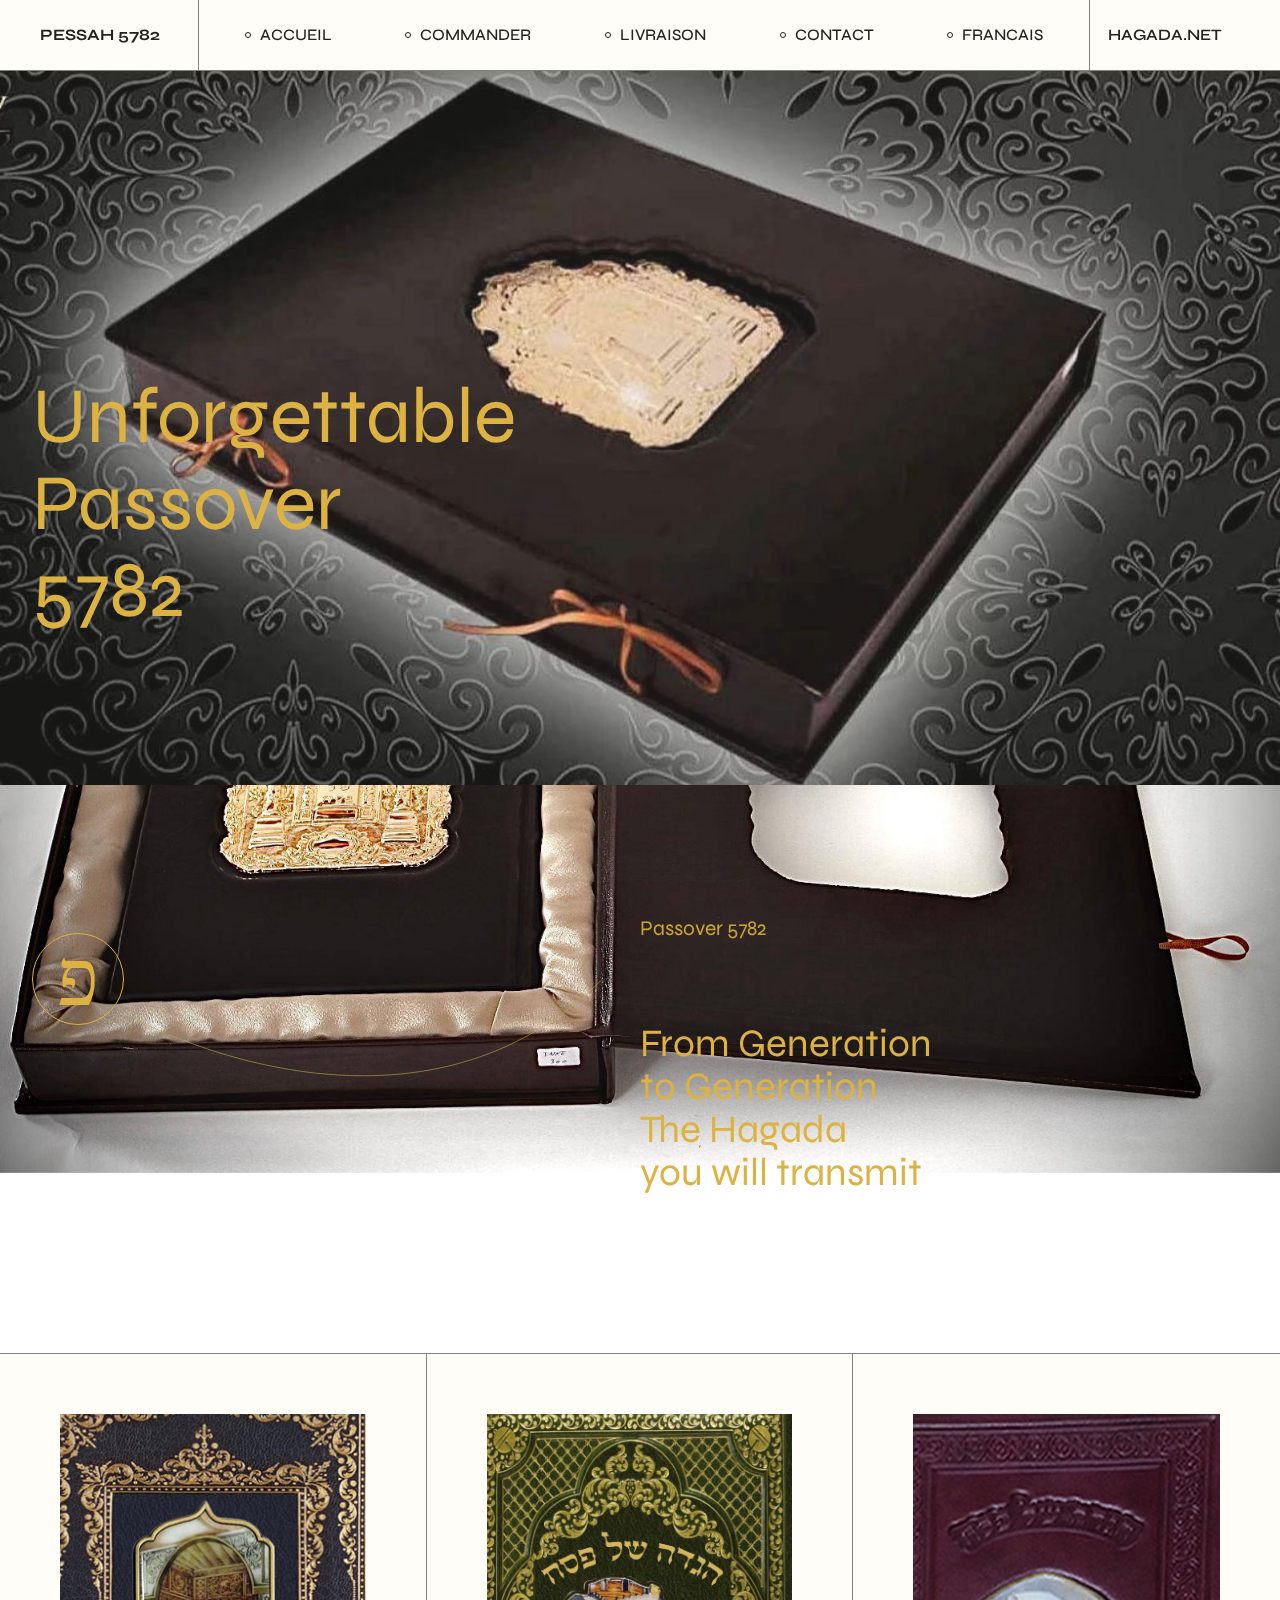
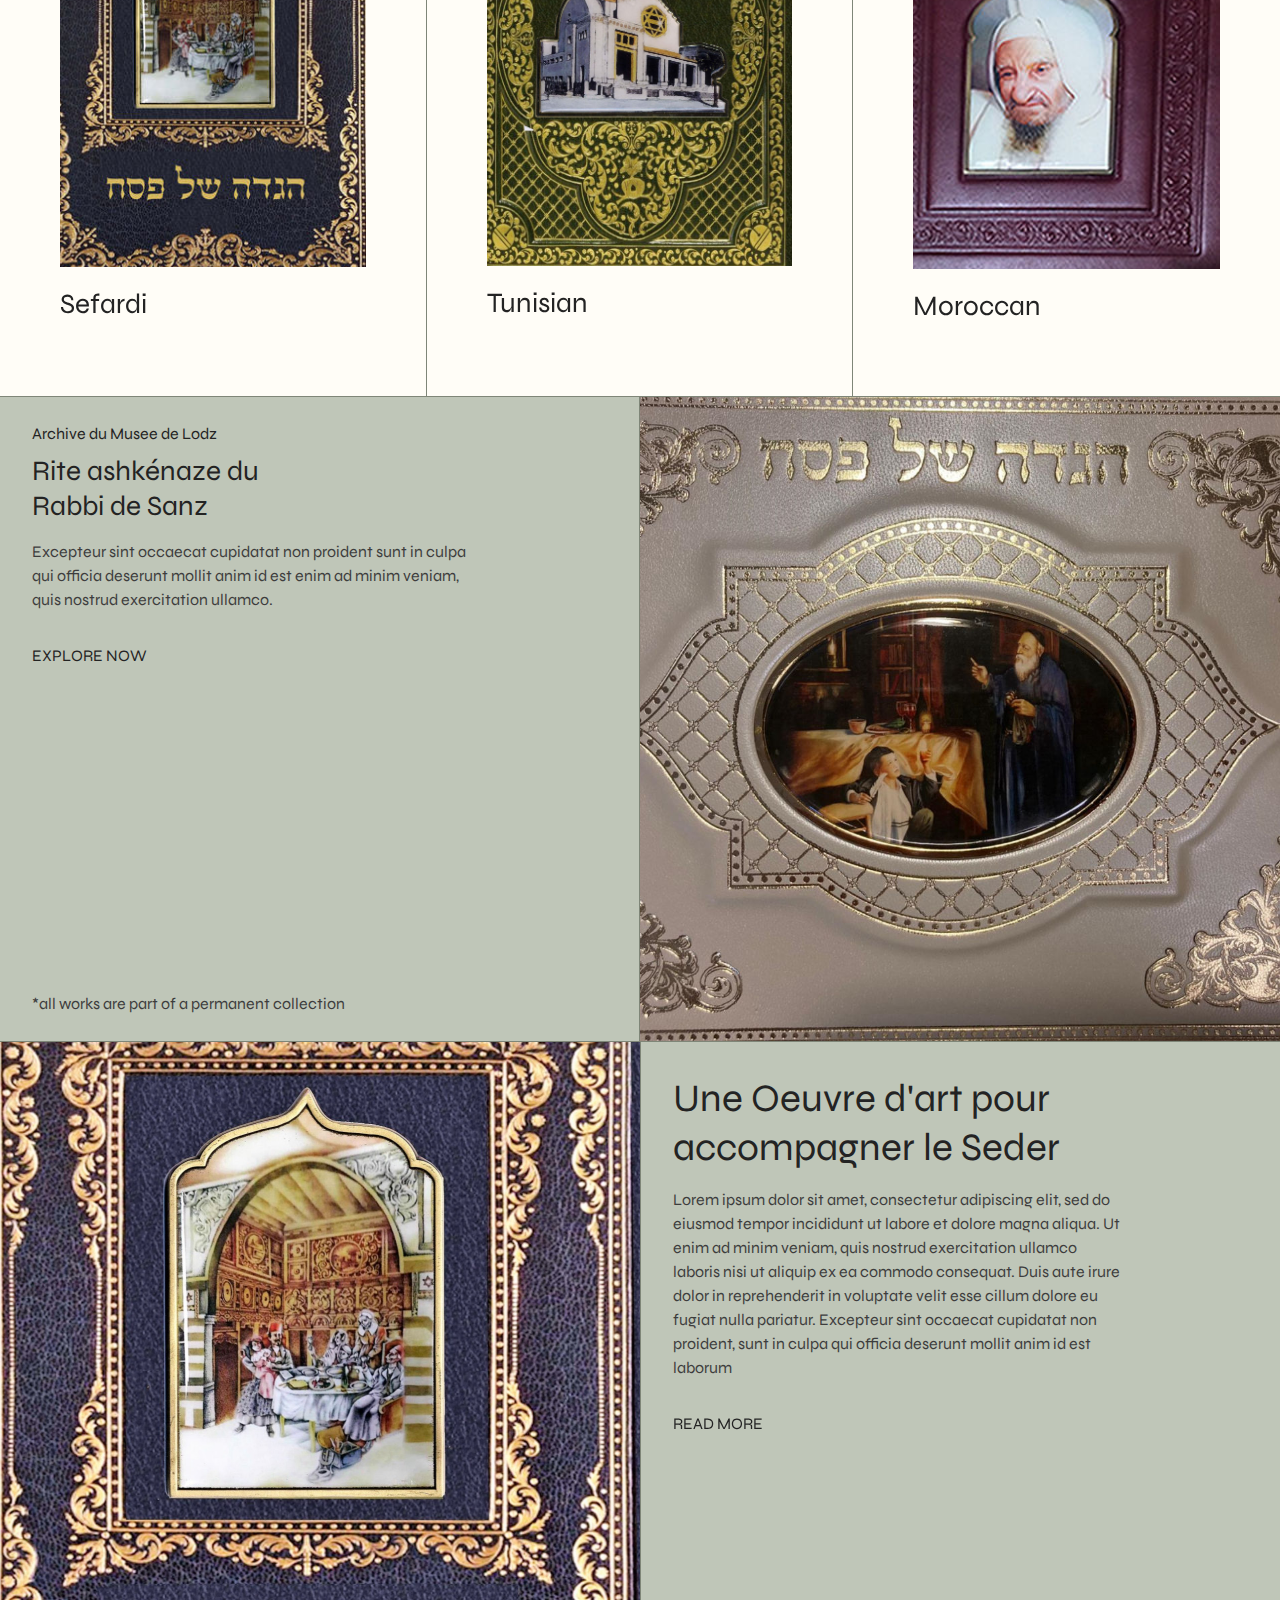
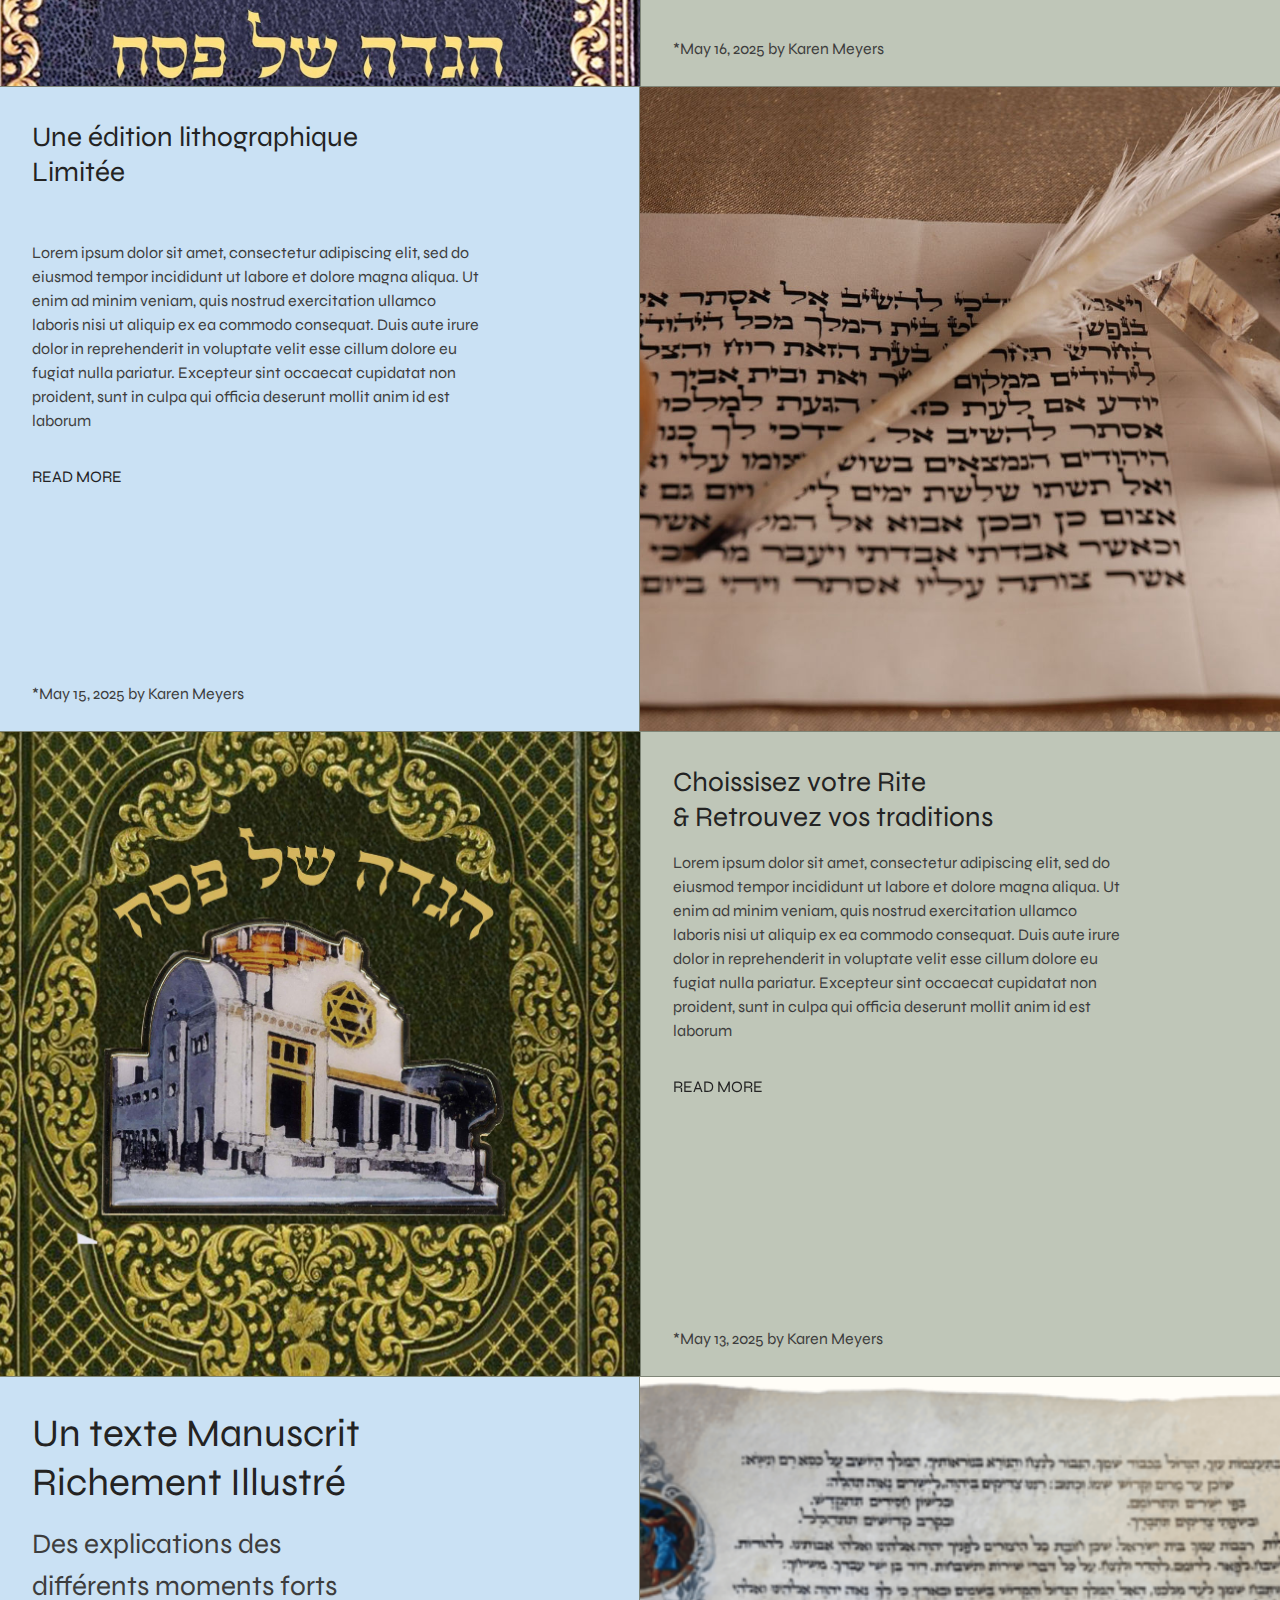
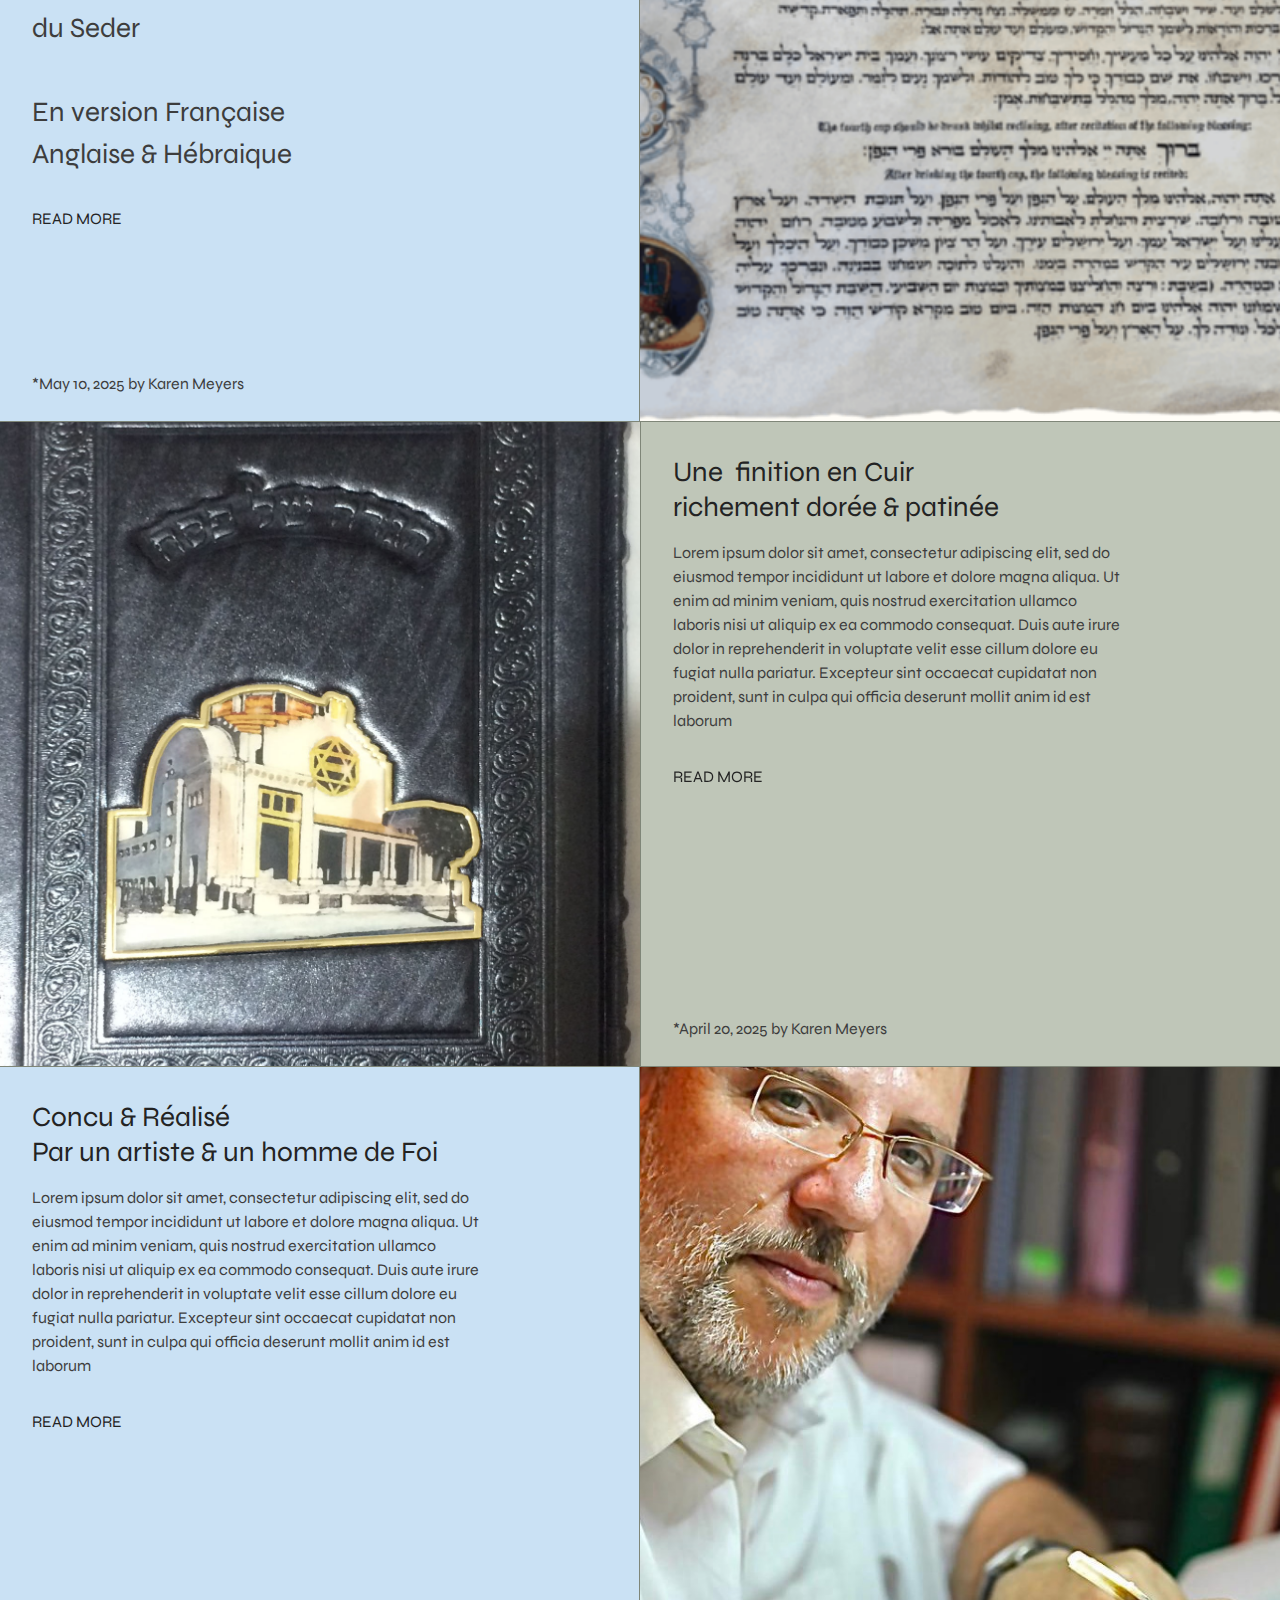
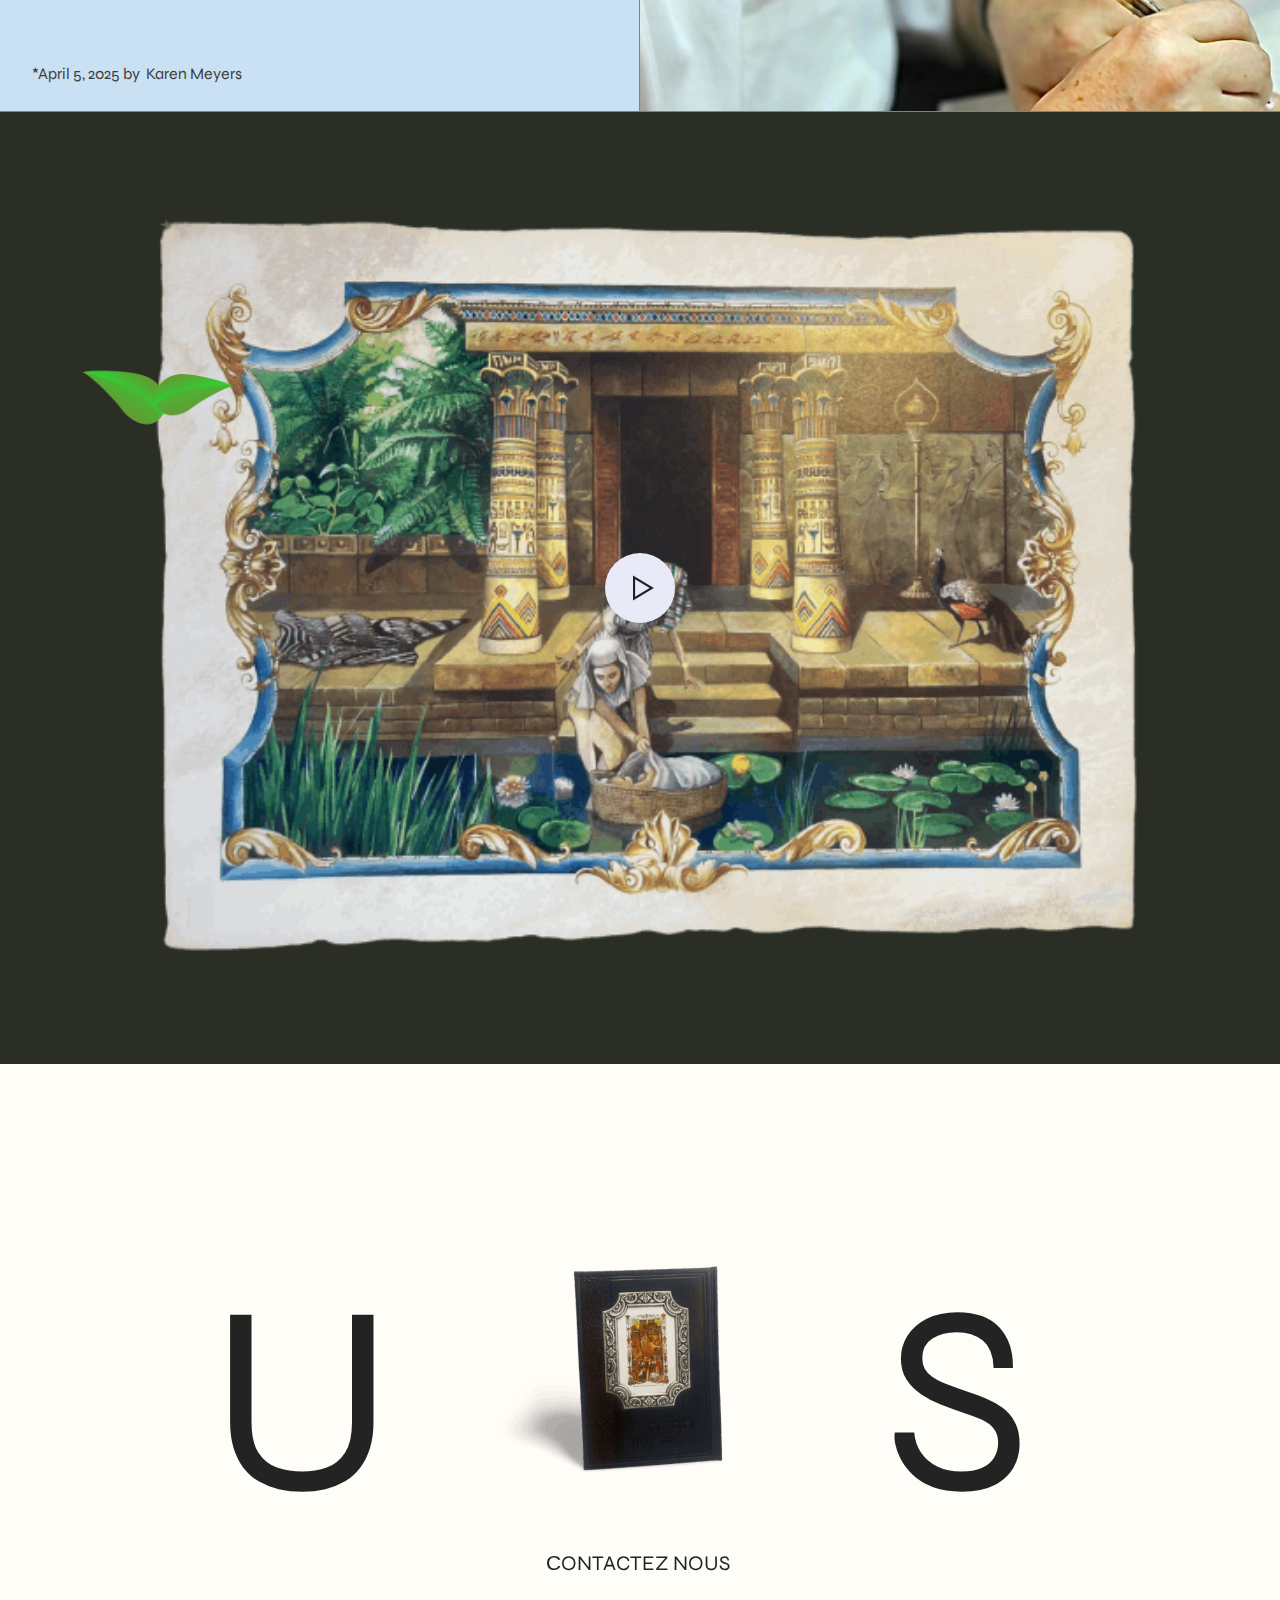
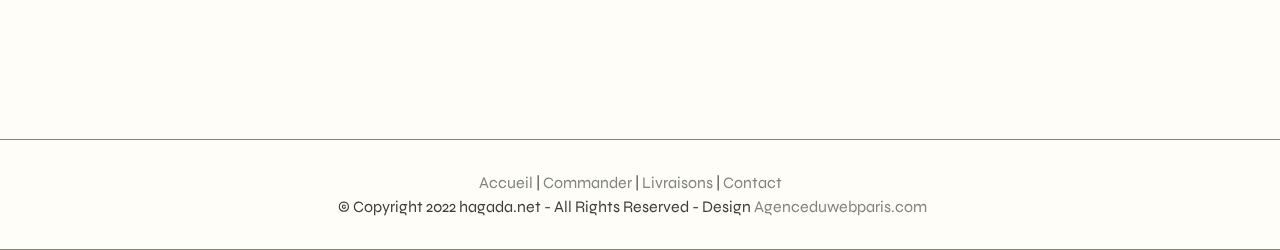
<file: index.html>
<!DOCTYPE html>
<html  >
<head>
  
  <meta charset="UTF-8">
  <meta http-equiv="X-UA-Compatible" content="IE=edge">
  
  <meta name="viewport" content="width=device-width, initial-scale=1, minimum-scale=1">
  <link rel="shortcut icon" href="assets/images/b46aedb9-c7ad-4301-8566-3cec51845aa7-128x171.png" type="image/x-icon">
  <meta name="description" content=" faites de votre prochain pessah une experience inoubliable avec les hagadotes de pessah richeùment illustrees et enluminées . un cadeau pour la vie">
  
  
  <title>Accueil - faites de votre prochain pessah une experience inoubliable</title>
  <link rel="stylesheet" href="assets/web/assets/mobirise-icons2/mobirise2.css">
  <link rel="stylesheet" href="assets/bootstrap/css/bootstrap.min.css">
  <link rel="stylesheet" href="assets/bootstrap/css/bootstrap-grid.min.css">
  <link rel="stylesheet" href="assets/bootstrap/css/bootstrap-reboot.min.css">
  <link rel="stylesheet" href="assets/parallax/jarallax.css">
  <link rel="stylesheet" href="assets/dropdown/css/style.css">
  <link rel="stylesheet" href="assets/socicon/css/styles.css">
  <link rel="stylesheet" href="assets/theme/css/style.css">
  <link rel="preload" href="https://fonts.googleapis.com/css?family=Syne:400,500,600,700,800&display=swap" as="style" onload="this.onload=null;this.rel='stylesheet'">
  <noscript><link rel="stylesheet" href="https://fonts.googleapis.com/css?family=Syne:400,500,600,700,800&display=swap"></noscript>
  <link rel="preload" as="style" href="assets/mobirise/css/mbr-additional.css"><link rel="stylesheet" href="assets/mobirise/css/mbr-additional.css" type="text/css">
  
  
  
  

</head>
<body>
  
  <section data-bs-version="5.1" class="menu menu1 cid-sUFFXm3FbQ" once="menu" id="menu1-t">
    

    <nav class="navbar navbar-dropdown navbar-expand-lg">
        <div class="container-fluid">
            <div class="layout-container">
                <div class="navbar-brand">
                
                    <span class="navbar-caption-wrap"><a class="navbar-caption text-black display-7" href="#">PESSAH 5782</a></span>
                </div>
                <button class="navbar-toggler" type="button" data-toggle="collapse" data-bs-toggle="collapse" data-target="#navbarSupportedContent" data-bs-target="#navbarSupportedContent" aria-controls="navbarNavAltMarkup" aria-expanded="false" aria-label="Toggle navigation">
                    <div class="hamburger">
                        <span></span>
                        <span></span>
                        <span></span>
                        <span></span>
                    </div>
                </button>
                <div class="collapse navbar-collapse" id="navbarSupportedContent">
                    <ul class="navbar-nav nav-dropdown" data-app-modern-menu="true"><li class="nav-item"><a class="nav-link link text-black text-primary display-7" href="index.html#top">ACCUEIL</a></li>
                        <li class="nav-item"><a class="nav-link link text-black text-primary display-7" href="Achat.html">COMMANDER</a></li>
                        
                        <li class="nav-item"><a class="nav-link link text-black text-primary display-7" href="livraison.html">LIVRAISON</a>
                        </li>
                        <li class="nav-item"><a class="nav-link link text-black text-primary display-7" href="Contact.html">CONTACT</a>
                        </li><li class="nav-item"><a class="nav-link link text-black text-primary display-7" href="https://lahaiegriselle.github.io/hag" target="_blank">FRANCAIS</a></li></ul>
                    
                    <div class="navbar-buttons mbr-section-btn"><a class="btn btn-black-outline display-7" href="#">HAGADA.NET</a></div>
                </div>
            </div>
        </div>
    </nav>
</section>

<section data-bs-version="5.1" class="content10 cid-sMG6pF5iz9 mbr-parallax-background" id="header1-2">
    
    <div class="mbr-overlay"></div>
    <div class="container-fluid">
        <div class="row justify-content-center">
            <div class="col-12  item-text">
                
                <div class="text-container">
                    <h5 class="mbr-section-title mbr-fonts-style mb-0 display-1"><br><br>Unforgettable<br>Passover<br>5782</h5>
                    
                </div>
            </div>
            
        </div>
    </div>
</section>

<section data-bs-version="5.1" class="features1 cid-sUEG78W3LN mbr-parallax-background" id="features1-2">
    
    
    <div class="container-fluid">
        <div class="row justify-content-center">
            <div class="col-12 col-lg-6 item-img">
                <div class="numbering-container">
                    <p class="numbering m-0">פ</p>
                </div>
                <div class="image">
                    <svg class="custom-svg-line" xmlns="http://www.w3.org/2000/svg" x="0px" y="0px" width="742.591px" height="153.854px" viewBox="0 0 742.591 153.854" enable-background="new 0 0 742.591 153.854">
                        <path fill="none" stroke="#000000" d="M0.239,64.032c0,0,438.619,238.361,742-63.678"></path>
                    </svg>
                </div>
            </div>
            <div class="col-12 item-text col-lg-6">
                <p class="mbr-text mbr-fonts-style text-with-round mb-3 display-4">
                    Passover 5782<br><br><br></p>
                <h5 class="mbr-section-title mbr-fonts-style mb-4 display-2">From Generation<br>to Generation<br>The Hagada<br>you will transmit</h5>
                
            </div>
        </div>
    </div>
</section>

<section data-bs-version="5.1" class="slider1 cid-sMGbIAODLD" id="gallery9-5">
    
    

    <div class="main-container col-12">
        <div class="card-container col-12">
            <div class="col-12 col-md-6 col-lg-4 card">
                <div class="item-img">
                    <img src="assets/images/bleu-324x480.jpg" alt="">
                </div>
                <div class="item-text">
                    
                    <h5 class="item-title mbr-fonts-style mb-3 display-5">
                        Sefardi<div><br></div></h5>
                </div>
                
            </div>
            <div class="col-12 col-md-6 col-lg-4 card">
                <div class="item-img">
                    <img src="assets/images/5555-658x973.jpg" alt="">
                </div>
                <div class="item-text">
                    
                    <h5 class="item-title mbr-fonts-style mb-3 display-5">Tunisian</h5>
                </div>
                
            </div>

            <div class="col-12 col-md-6 col-lg-4 card">
                <div class="item-img">
                    <img src="assets/images/baba-324x480.jpg" alt="">
                </div>
                <div class="item-text">
                    

                    <h5 class="item-title mbr-fonts-style mb-3 display-5">
                        Moroccan</h5>
                </div>
                
            </div>
        </div>
    </div>

</section>

<section data-bs-version="5.1" class="header4 cid-sUEC77lD5C" id="header4-0">
    
    

    <div class="main-container col-12 row-reverse">
        <div class="img-container col-12 col-lg-6">
            <div class="item-img">
                <img src="assets/images/490418ea-a415-465f-ab53-9c2712067fcb-1351x1008.jpg" alt="">
            </div>
        </div>
        <div class="text-container col-12 col-lg-6">
            <div class="text-wrap">
                <div class="col-12 main-text">
                    <div class="col-12">
                        <p class="mbr-text mbr-fonts-style text-with-round m-0 display-7">Archive du Musee de Lodz</p>
                        <h1 class="mbr-section-title mbr-fonts-style mb-3 title mt-2 display-5">Rite ashkénaze du<br>Rabbi de Sanz</h1>
                        <p class="mbr-text mbr-fonts-style text mb-2 mt-2 display-7">
                            Excepteur sint occaecat cupidatat non proident sunt in culpa qui officia deserunt mollit anim id est enim ad minim veniam, quis nostrud exercitation ullamco.
                        </p>
                        <p class="link mbr-fonts-style align-left mt-4 mb-4 display-7">
                            <a class="text-black underlined-link" href="#">EXPLORE NOW</a>
                        </p>
                    </div>
                </div>
                <div class="col-12">
                    <div class="link-wrap">
                        <p class="link link-contacts mbr-fonts-style align-left mb-0 display-7">
                            *all works are part of a
                            <a class="underlined-link" href="#">permanent collection</a>
                        </p>
                    </div>
                </div>
            </div>
        </div>
    </div>

</section>

<section data-bs-version="5.1" class="slider1 cid-sMGfdEevyj" id="header4-g">
    
    

    <div class="main-container col-12">
        <div class="img-container col-12 col-lg-6">
            <div class="item-img">
                <img src="assets/images/3-1-1351x1999.jpeg" alt="">
            </div>
        </div>
        <div class="text-container col-12 col-lg-6">
            <div class="text-wrap">
                <div class="col-12 main-text">
                    <div class="col-12">
                        
                        <h1 class="mbr-section-title mbr-fonts-style mb-3 title mt-2 display-2">Une Oeuvre d'art pour accompagner le Seder</h1>
                        <p class="mbr-text mbr-fonts-style text mb-2 mt-2 display-7">
                            Lorem ipsum dolor sit amet, consectetur adipiscing elit, sed do eiusmod tempor incididunt ut labore et dolore magna aliqua. Ut enim ad minim veniam, quis nostrud exercitation ullamco laboris nisi ut aliquip ex ea commodo consequat. Duis aute irure dolor in reprehenderit in voluptate velit esse cillum dolore eu fugiat nulla pariatur. Excepteur sint occaecat cupidatat non proident, sunt in culpa qui officia deserunt mollit anim id est laborum
                        </p>
                        <p class="link mbr-fonts-style align-left mt-4 mb-4 display-7"><a class="text-black underlined-link" href="#">READ MORE</a></p>
                    </div>
                </div>
                <div class="col-12">
                    <div class="link-wrap">
                        <p class="link link-contacts mbr-fonts-style align-left mb-0 display-7">
                            *May 16, 2025 by&nbsp;<a class="underlined-link" href="#">Karen Meyers</a></p>
                    </div>
                </div>
            </div>
        </div>
    </div>

</section>

<section data-bs-version="5.1" class="slider1 cid-sMGeJagnW4" id="header7-e">
    
    

    <div class="main-container col-12">
        <div class="text-container col-12 col-lg-6">
            <div class="text-wrap">
                <div class="col-12 main-text">
                    <div class="col-12">
                        
                        <h1 class="mbr-section-title mbr-fonts-style mb-3 title mt-2 display-5">Une édition lithographique<br>Limitée<br><br></h1>
                        <p class="mbr-text mbr-fonts-style text mb-2 mt-2 display-7">
                            Lorem ipsum dolor sit amet, consectetur adipiscing elit, sed do eiusmod tempor incididunt ut labore et dolore magna aliqua. Ut enim ad minim veniam, quis nostrud exercitation ullamco laboris nisi ut aliquip ex ea commodo consequat. Duis aute irure dolor in reprehenderit in voluptate velit esse cillum dolore eu fugiat nulla pariatur. Excepteur sint occaecat cupidatat non proident, sunt in culpa qui officia deserunt mollit anim id est laborum
                        </p>
                        <p class="link mbr-fonts-style align-left mt-4 mb-4 display-7"><a class="text-black underlined-link" href="#">READ MORE</a></p>
                    </div>
                </div>
                <div class="col-12">
                    <div class="link-wrap">
                        <p class="link link-contacts mbr-fonts-style align-left mb-0 display-7">
                            *May 15, 2025 by
<a class="underlined-link" href="#">Karen Meyers</a></p>
                    </div>
                </div>
            </div>
        </div>
        <div class="img-container col-12 col-lg-6">
            <div class="item-img">
                <img src="assets/images/scroll-1410168-1920-1351x906.jpg" alt="">
            </div>
        </div>
    </div>
</section>

<section data-bs-version="5.1" class="slider1 cid-sMGhpjzmhe" id="header4-h">
    
    

    <div class="main-container col-12">
        <div class="img-container col-12 col-lg-6">
            <div class="item-img">
                <img src="assets/images/5555-1351x1999.jpg" alt="">
            </div>
        </div>
        <div class="text-container col-12 col-lg-6">
            <div class="text-wrap">
                <div class="col-12 main-text">
                    <div class="col-12">
                        
                        <h1 class="mbr-section-title mbr-fonts-style mb-3 title mt-2 display-5">Choissisez votre Rite&nbsp;<br>&amp; Retrouvez vos traditions</h1>
                        <p class="mbr-text mbr-fonts-style text mb-2 mt-2 display-7">
                            Lorem ipsum dolor sit amet, consectetur adipiscing elit, sed do eiusmod tempor incididunt ut labore et dolore magna aliqua. Ut enim ad minim veniam, quis nostrud exercitation ullamco laboris nisi ut aliquip ex ea commodo consequat. Duis aute irure dolor in reprehenderit in voluptate velit esse cillum dolore eu fugiat nulla pariatur. Excepteur sint occaecat cupidatat non proident, sunt in culpa qui officia deserunt mollit anim id est laborum
                        </p>
                        <p class="link mbr-fonts-style align-left mt-4 mb-4 display-7"><a class="text-black underlined-link" href="#">READ MORE</a></p>
                    </div>
                </div>
                <div class="col-12">
                    <div class="link-wrap">
                        <p class="link link-contacts mbr-fonts-style align-left mb-0 display-7">
                            *May 13, 2025 by
<a class="underlined-link" href="#">Karen Meyers</a></p>
                    </div>
                </div>
            </div>
        </div>
    </div>

</section>

<section data-bs-version="5.1" class="slider1 cid-sMGkTYEDAh" id="header7-i">
    
    

    <div class="main-container col-12">
        <div class="text-container col-12 col-lg-6">
            <div class="text-wrap">
                <div class="col-12 main-text">
                    <div class="col-12">
                        
                        <h1 class="mbr-section-title mbr-fonts-style mb-3 title mt-2 display-2">Un texte Manuscrit<br>Richement Illustré</h1>
                        <p class="mbr-text mbr-fonts-style text mb-2 mt-2 display-5">
                            Des explications des<br>différents moments forts<br>du Seder<br><br>En version Française<br>Anglaise &amp; Hébraique</p>
                        <p class="link mbr-fonts-style align-left mt-4 mb-4 display-7"><a class="text-black underlined-link" href="#">READ MORE</a></p>
                    </div>
                </div>
                <div class="col-12">
                    <div class="link-wrap">
                        <p class="link link-contacts mbr-fonts-style align-left mb-0 display-7">*May 10, 2025 by&nbsp;<a class="underlined-link" href="#">Karen Meyers</a></p>
                    </div>
                </div>
            </div>
        </div>
        <div class="img-container col-12 col-lg-6">
            <div class="item-img">
                <img src="assets/images/b9a09dd8-32b1-4070-877f-9b20c2d419af-removebg-preview-1-577x433.png" alt="">
            </div>
        </div>
    </div>
</section>

<section data-bs-version="5.1" class="slider1 cid-sMGmWGfcsj" id="header4-j">
    
    

    <div class="main-container col-12">
        <div class="img-container col-12 col-lg-6">
            <div class="item-img">
                <img src="assets/images/img-3541-1351x1801.jpg" alt="">
            </div>
        </div>
        <div class="text-container col-12 col-lg-6">
            <div class="text-wrap">
                <div class="col-12 main-text">
                    <div class="col-12">
                        
                        <h1 class="mbr-section-title mbr-fonts-style mb-3 title mt-2 display-5">Une&nbsp; finition en Cuir<br>richement dorée &amp; patinée</h1>
                        <p class="mbr-text mbr-fonts-style text mb-2 mt-2 display-7">
                            Lorem ipsum dolor sit amet, consectetur adipiscing elit, sed do eiusmod tempor incididunt ut labore et dolore magna aliqua. Ut enim ad minim veniam, quis nostrud exercitation ullamco laboris nisi ut aliquip ex ea commodo consequat. Duis aute irure dolor in reprehenderit in voluptate velit esse cillum dolore eu fugiat nulla pariatur. Excepteur sint occaecat cupidatat non proident, sunt in culpa qui officia deserunt mollit anim id est laborum
                        </p>
                        <p class="link mbr-fonts-style align-left mt-4 mb-4 display-7"><a class="text-black underlined-link" href="#">READ MORE</a></p>
                    </div>
                </div>
                <div class="col-12">
                    <div class="link-wrap">
                        <p class="link link-contacts mbr-fonts-style align-left mb-0 display-7">
                            *April 20, 2025 by&nbsp;<a class="underlined-link" href="#">Karen Meyers</a></p>
                    </div>
                </div>
            </div>
        </div>
    </div>

</section>

<section data-bs-version="5.1" class="slider1 cid-sMGofzYjNw" id="header7-k">
    
    

    <div class="main-container col-12">
        <div class="text-container col-12 col-lg-6">
            <div class="text-wrap">
                <div class="col-12 main-text">
                    <div class="col-12">
                        
                        <h1 class="mbr-section-title mbr-fonts-style mb-3 title mt-2 display-5">Concu &amp; Réalisé<br>Par un artiste &amp; un homme de Foi</h1>
                        <p class="mbr-text mbr-fonts-style text mb-2 mt-2 display-7">
                            Lorem ipsum dolor sit amet, consectetur adipiscing elit, sed do eiusmod tempor incididunt ut labore et dolore magna aliqua. Ut enim ad minim veniam, quis nostrud exercitation ullamco laboris nisi ut aliquip ex ea commodo consequat. Duis aute irure dolor in reprehenderit in voluptate velit esse cillum dolore eu fugiat nulla pariatur. Excepteur sint occaecat cupidatat non proident, sunt in culpa qui officia deserunt mollit anim id est laborum
                        </p>
                        <p class="link mbr-fonts-style align-left mt-4 mb-4 display-7"><a class="text-black underlined-link" href="#">READ MORE</a></p>
                    </div>
                </div>
                <div class="col-12">
                    <div class="link-wrap">
                        <p class="link link-contacts mbr-fonts-style align-left mb-0 display-7">
                            *April 5, 2025 by&nbsp;&nbsp;<a class="underlined-link" href="#">Karen Meyers</a></p>
                    </div>
                </div>
            </div>
        </div>
        <div class="img-container col-12 col-lg-6">
            <div class="item-img">
                <img src="assets/images/10-738x1600.jpeg" alt="">
            </div>
        </div>
    </div>
</section>

<section data-bs-version="5.1" class="video1 bistro_video1 cid-sUECU4aodR" id="video1-1">
    

    
    <div class="two_background"></div>
    
        <div class="container">
        
        <div class="row justify-content-center">
            <div class="col-12 col-lg-11">
                <div class="box">
                    
                    <div class="mbr-media show-modal align-center" data-modal=".modalWindow">
                        <img src="assets/images/6f95ee93-7738-4820-ad42-54175782d101-removebg-preview-577x433.png" alt="">
                        <div class="circle"></div>
                        <div class="iconfont-wrapper">
                            <span class="mbr-iconfont mobi-mbri-play mobi-mbri"></span>
                        </div>
                        <div class="shape">
                            <img src="assets/images/shape.png" alt="">
                        </div>
                    </div>
                </div>
            </div>
        </div>
    </div>
    <div>
        <div class="modalWindow" style="display: none;">
            <div class="modalWindow-container">
                <div class="modalWindow-video-container">
                    <div class="modalWindow-video">
                        <iframe width="100%" height="100%" frameborder="0" allowfullscreen="1" data-src="https://youtu.be/q_d9ITSwRNY"></iframe>
                    </div>
                    <a class="close" role="button" data-dismiss="modal" data-bs-dismiss="modal">
                        <span aria-hidden="true" class="mbr-iconfont mobi-mbri-close mobi-mbri closeModal"></span>
                        <span class="sr-only visually-hidden visually-hidden">Close</span>
                    </a>
                </div>
            </div>
        </div>
    </div>
</section>

<section data-bs-version="5.1" class="slider1 cid-sMGoVwGrnM" id="contact2-l">
    
    

    <div class="main-container col-12">
        <div class="content content-left ali col-4">
            <p class="mbr-text mbr-fonts-style big-text big-text-left m-0 display-7">
                U
            </p>
        </div>
        <div class="content content-center col-4">
            <div class="item-img">
                <img src="assets/images/transparent-bg-shadow-designify-324x324.png" alt="">
            </div>
            <p class="link mbr-fonts-style align-center mt-3 mb-3 display-4"><a class="text-black underlined-link" href="#">СONTACTEZ NOUS&nbsp;</a></p>
        </div>
        <div class="content content-right col-4">
            <p class="mbr-text mbr-fonts-style big-text big-text-right m-0 display-7">
                S
            </p>
        </div>
    </div>
</section>

<section data-bs-version="5.1" class="footer3 cid-sN3kQyLUFG" once="footers" id="footer3-m">

    

    

    <div class="container">
        <div class="media-container-row mbr-white">
            <div class="col-12 wrapper">
                <div class="copyright">
                    <p class="mbr-text mb-0 mbr-fonts-style copyright display-7"><a href="index.html" class="text-primary">Accueil</a> | <a href="Achat.html" class="text-primary">Commander</a> | <a href="livraison.html" class="text-primary">Livraisons</a> | <a href="Contact.html" class="text-primary">Contact&nbsp;</a><br>© Copyright 2022 hagada.net - All Rights Reserved - Design<a href="https://agenceduwebparis.com" class="text-primary" target="_blank"> Agenceduwebparis.com</a></p>
                </div>
                
            </div>
        </div>
    </div>
</section>


<script src="assets/bootstrap/js/bootstrap.bundle.min.js"></script>
  <script src="assets/parallax/jarallax.js"></script>
  <script src="assets/smoothscroll/smooth-scroll.js"></script>
  <script src="assets/ytplayer/index.js"></script>
  <script src="assets/dropdown/js/navbar-dropdown.js"></script>
  <script src="assets/playervimeo/vimeo_player.js"></script>
  <script src="assets/theme/js/script.js"></script>
  
  
  

</body>
</html>
</file>
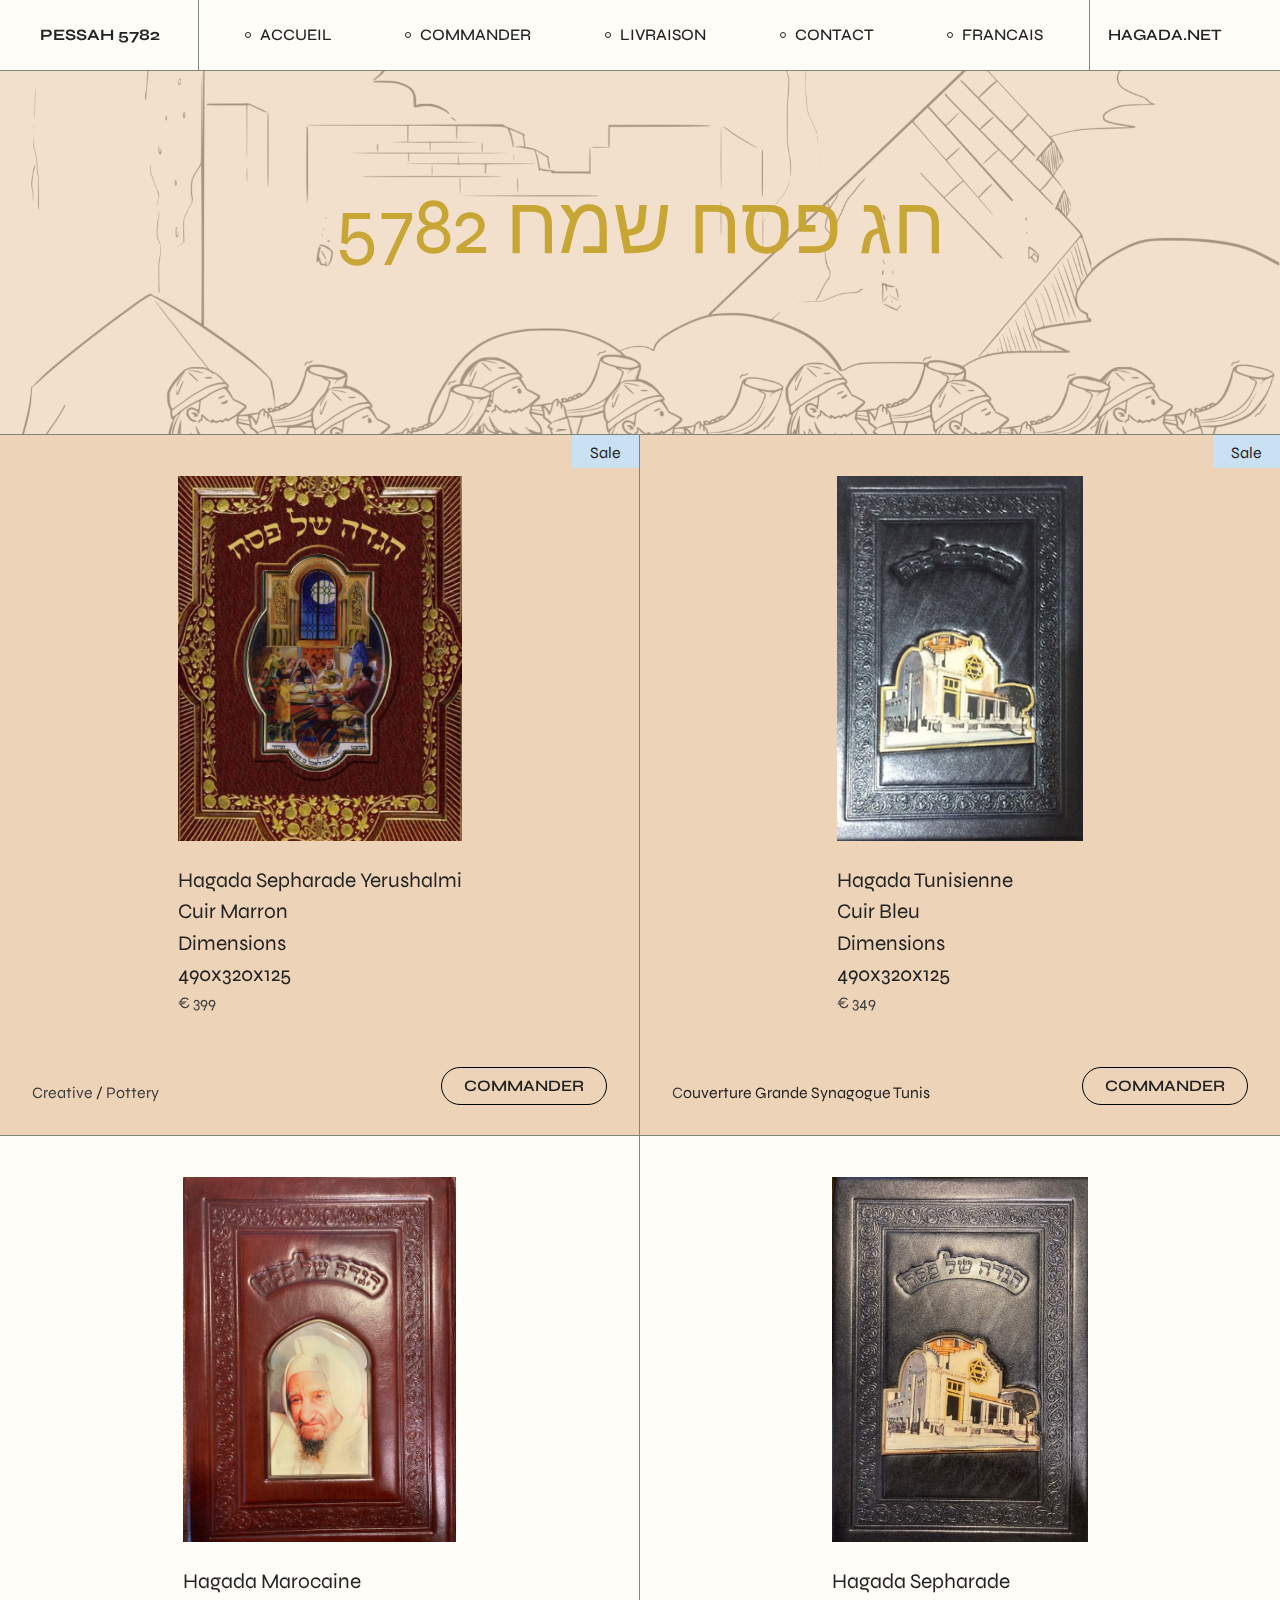
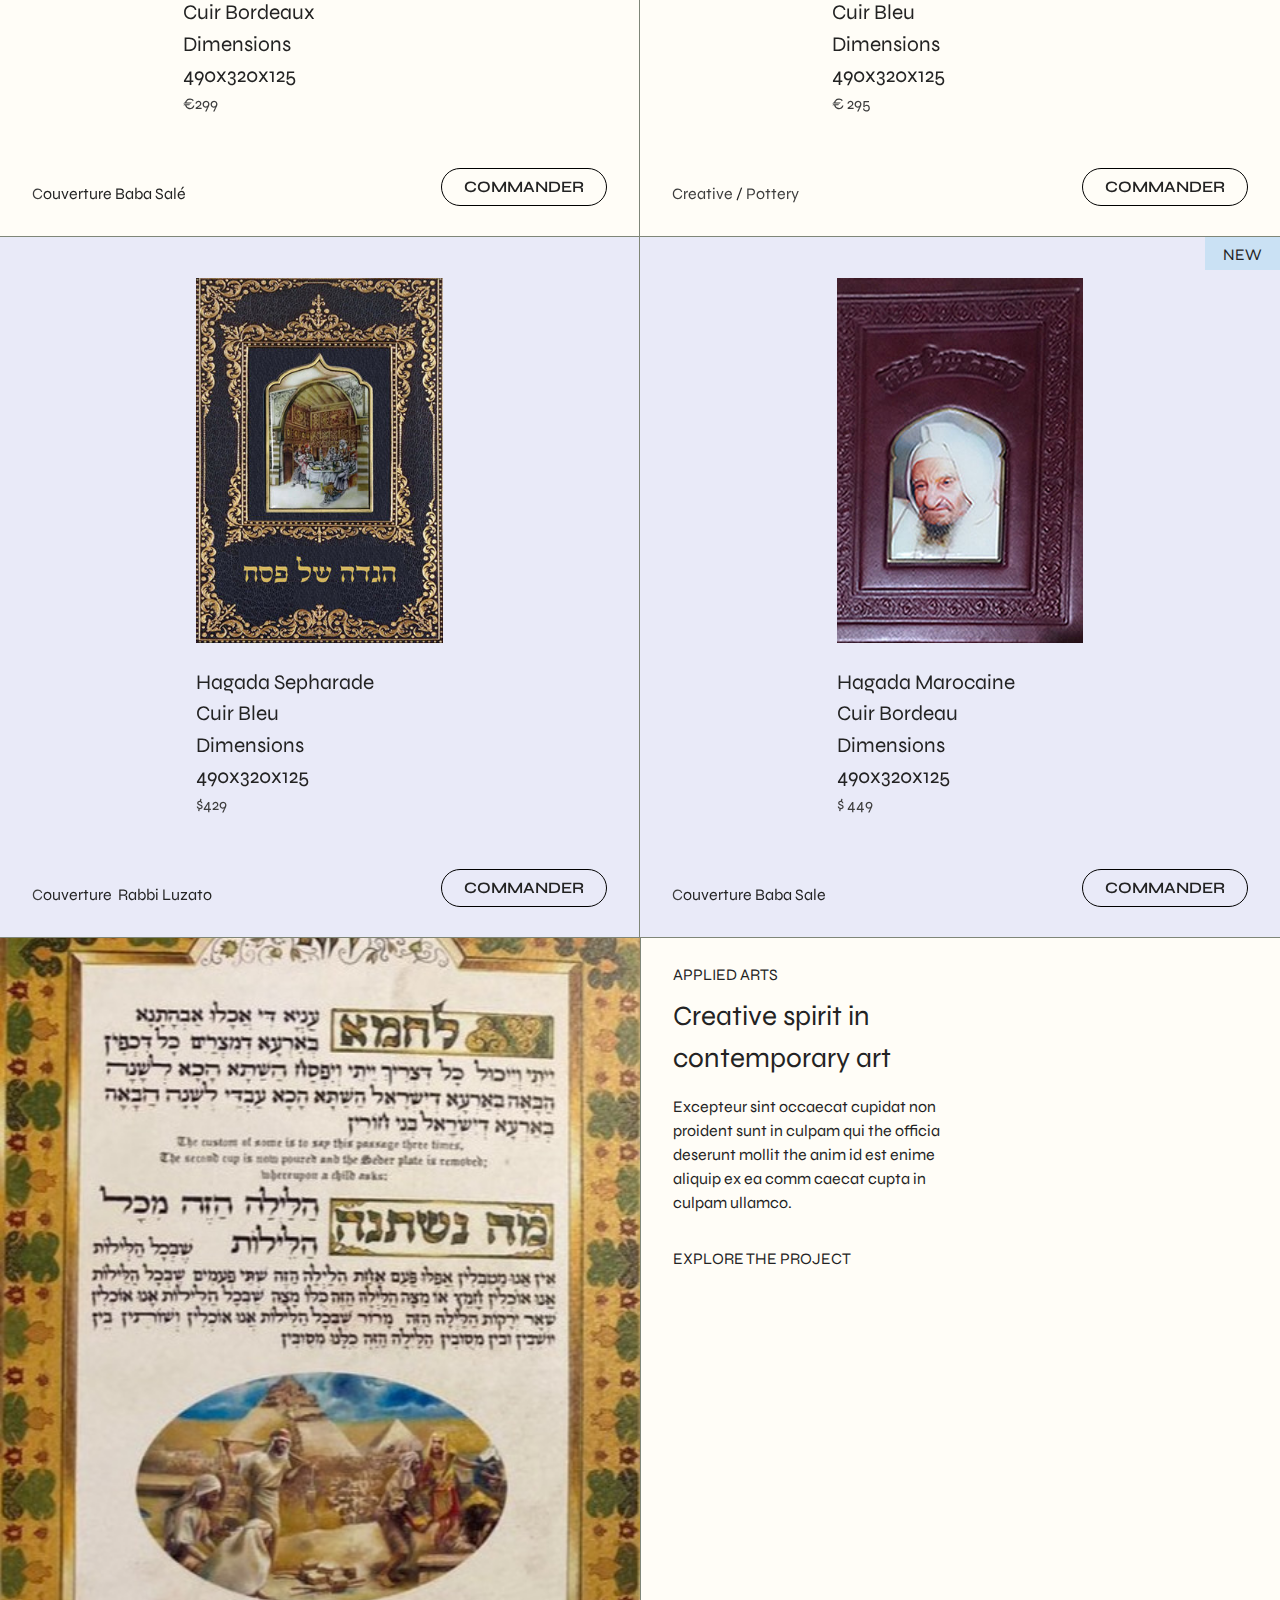
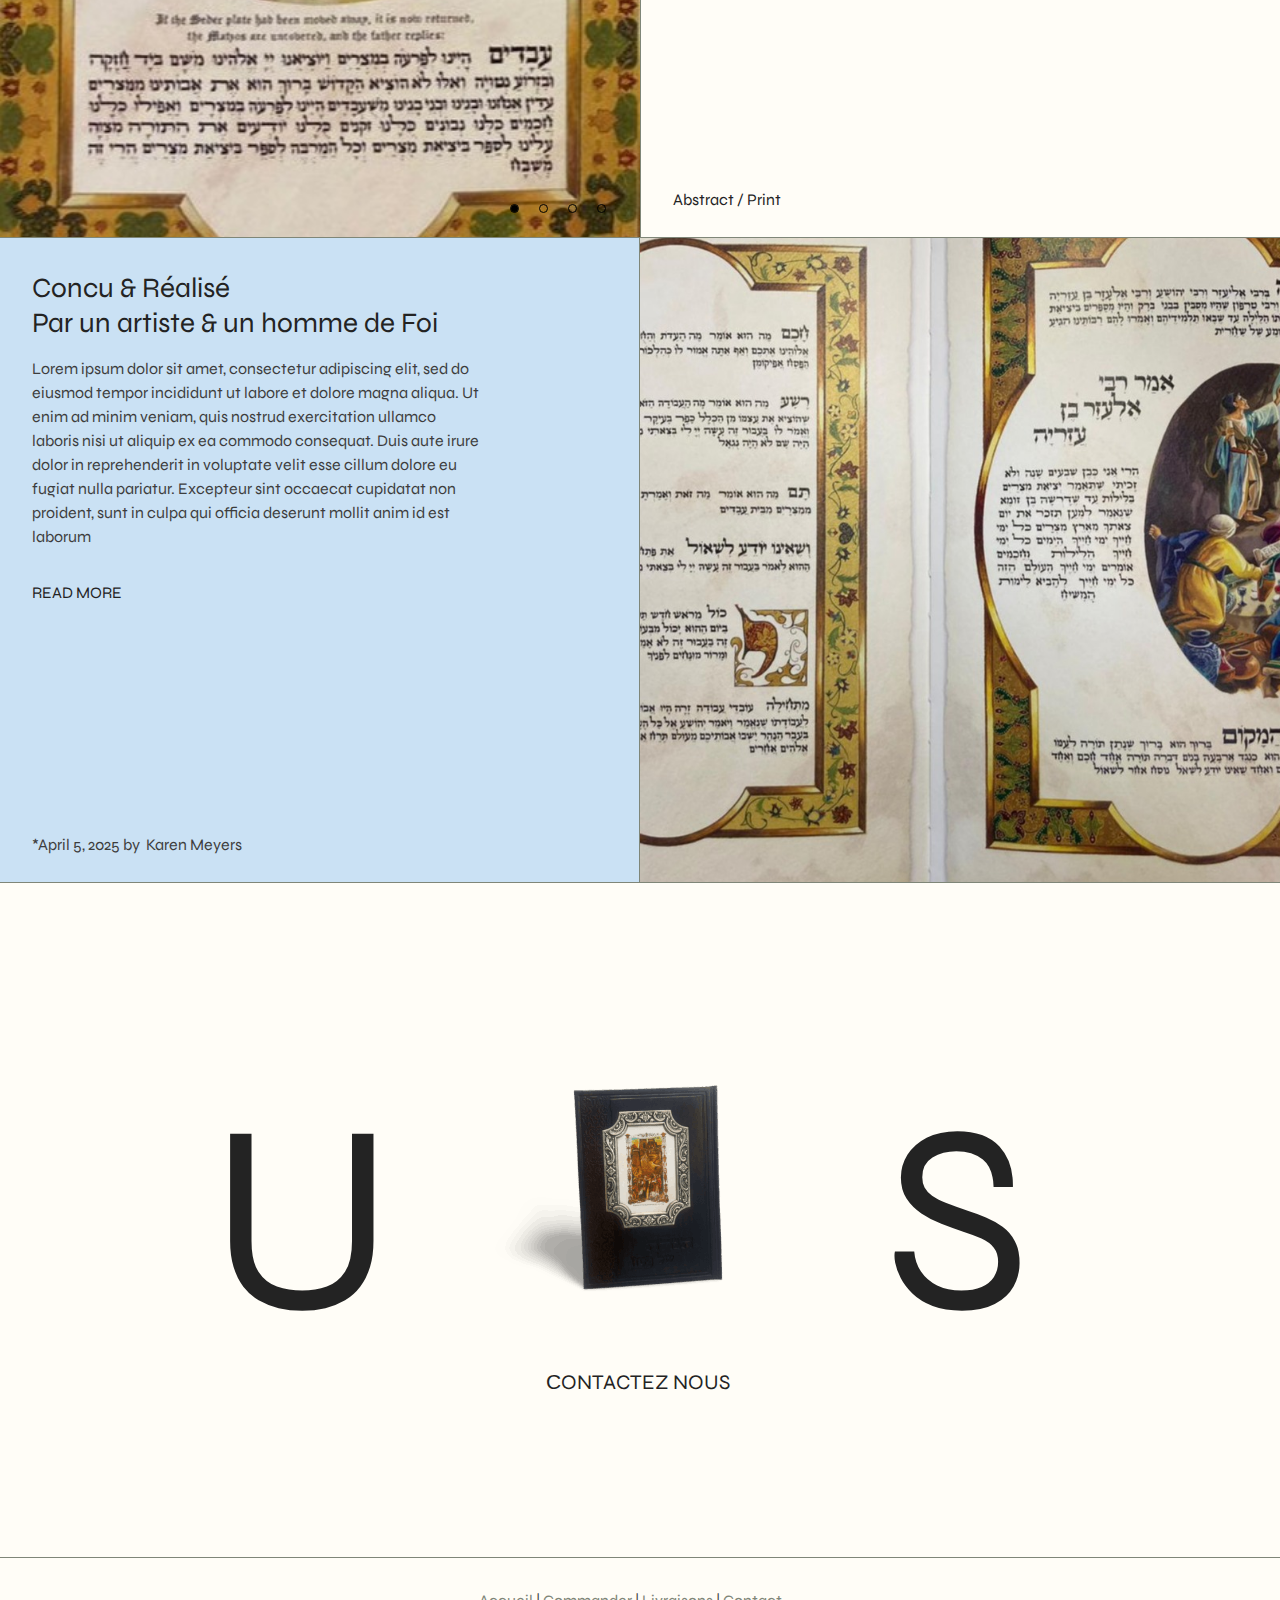
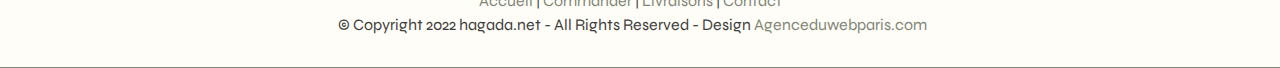
<file: Achat.html>
<!DOCTYPE html>
<html  >
<head>
  
  <meta charset="UTF-8">
  <meta http-equiv="X-UA-Compatible" content="IE=edge">
  
  <meta name="viewport" content="width=device-width, initial-scale=1, minimum-scale=1">
  <link rel="shortcut icon" href="assets/images/b46aedb9-c7ad-4301-8566-3cec51845aa7-128x171.png" type="image/x-icon">
  <meta name="description" content="">
  
  
  <title>Achetez votre hagada et recevez la avant Pessa'h</title>
  <link rel="stylesheet" href="assets/web/assets/mobirise-icons2/mobirise2.css">
  <link rel="stylesheet" href="assets/bootstrap/css/bootstrap.min.css">
  <link rel="stylesheet" href="assets/bootstrap/css/bootstrap-grid.min.css">
  <link rel="stylesheet" href="assets/bootstrap/css/bootstrap-reboot.min.css">
  <link rel="stylesheet" href="assets/parallax/jarallax.css">
  <link rel="stylesheet" href="assets/dropdown/css/style.css">
  <link rel="stylesheet" href="assets/socicon/css/styles.css">
  <link rel="stylesheet" href="assets/theme/css/style.css">
  <link rel="preload" href="https://fonts.googleapis.com/css?family=Syne:400,500,600,700,800&display=swap" as="style" onload="this.onload=null;this.rel='stylesheet'">
  <noscript><link rel="stylesheet" href="https://fonts.googleapis.com/css?family=Syne:400,500,600,700,800&display=swap"></noscript>
  <link rel="preload" as="style" href="assets/mobirise/css/mbr-additional.css"><link rel="stylesheet" href="assets/mobirise/css/mbr-additional.css" type="text/css">
  
  
  
  

</head>
<body>
  
  <section data-bs-version="5.1" class="menu menu1 cid-sUFFXm3FbQ" once="menu" id="menu1-t">
    

    <nav class="navbar navbar-dropdown navbar-expand-lg">
        <div class="container-fluid">
            <div class="layout-container">
                <div class="navbar-brand">
                
                    <span class="navbar-caption-wrap"><a class="navbar-caption text-black display-7" href="#">PESSAH 5782</a></span>
                </div>
                <button class="navbar-toggler" type="button" data-toggle="collapse" data-bs-toggle="collapse" data-target="#navbarSupportedContent" data-bs-target="#navbarSupportedContent" aria-controls="navbarNavAltMarkup" aria-expanded="false" aria-label="Toggle navigation">
                    <div class="hamburger">
                        <span></span>
                        <span></span>
                        <span></span>
                        <span></span>
                    </div>
                </button>
                <div class="collapse navbar-collapse" id="navbarSupportedContent">
                    <ul class="navbar-nav nav-dropdown" data-app-modern-menu="true"><li class="nav-item"><a class="nav-link link text-black text-primary display-7" href="index.html#top">ACCUEIL</a></li>
                        <li class="nav-item"><a class="nav-link link text-black text-primary display-7" href="Achat.html">COMMANDER</a></li>
                        
                        <li class="nav-item"><a class="nav-link link text-black text-primary display-7" href="livraison.html">LIVRAISON</a>
                        </li>
                        <li class="nav-item"><a class="nav-link link text-black text-primary display-7" href="Contact.html">CONTACT</a>
                        </li><li class="nav-item"><a class="nav-link link text-black text-primary display-7" href="https://lahaiegriselle.github.io/hag" target="_blank">FRANCAIS</a></li></ul>
                    
                    <div class="navbar-buttons mbr-section-btn"><a class="btn btn-black-outline display-7" href="#">HAGADA.NET</a></div>
                </div>
            </div>
        </div>
    </nav>
</section>

<section data-bs-version="5.1" class="header6 cid-sUFVVMjmJw mbr-parallax-background" id="header6-1k">

    
    <div class="mbr-overlay" style="opacity: 0.7; background-color: rgb(237, 211, 184);">
    </div>
    <div class="container-fluid">
        <div class="row justify-content-center">
            <div class="col-12 text-container">
                <h4 class="card-title align-center mbr-fonts-style display-1">5782 חג פסח שמח</h4>
                
                
                
            </div>
        </div>
    </div>
</section>

<section data-bs-version="5.1" class="pricing3 cid-sUFACWT0gv" id="pricing3-s">
    
    

    <div class="main-container col-12">
        <div class="img-container first-container col-12 col-lg-6">
            <div class="marker-container">
                <p class="mbr-text mbr-fonts-style marker-text align-right mb-0 display-7">
                    <span>Sale</span>
                </p>
            </div>
            <div class="item-img">
                <div class="img">
                    <img src="assets/images/ashke-2-324x480.jpg" alt="">
                </div>
                <div class="img-text">
                    <h1 class="mbr-section-title mbr-fonts-style mb-0 title mt-0 display-4">Hagada Sepharade Yerushalmi<div>Cuir Marron</div><div>Dimensions
</div><div>490x320x125</div></h1>
                    <p class="mbr-text mbr-fonts-style price-text display-7">€ 399</p>
                </div>
            </div>
            <div class="item-info">
                <div class="link-wrap">
                    <p class="link link-contacts mbr-fonts-style align-left mb-0 display-7">
                        <a class="emerging-underline-link" href="#">Creative</a>
                        /
                        <a class="emerging-underline-link" href="#">Pottery</a>
                    </p>
                </div>
                <div class="mbr-section-btn mt-3"><a class="btn btn-black-outline display-7" href="#">COMMANDER</a></div>
            </div>
        </div>
        <div class="img-container col-12 col-lg-6">
            <div class="marker-container">
                <p class="mbr-text mbr-fonts-style marker-text mb-0 align-right display-7">
                    <span>Sale</span>
                </p>
            </div>
            <div class="item-img">
                <div class="img">
                    <img src="assets/images/latune-324x480.jpg" alt="">
                </div>
                <div class="img-text">
                    <h1 class="mbr-section-title mbr-fonts-style mb-0 title mt-0 display-4">Hagada Tunisienne<div>Cuir Bleu
</div><div>Dimensions
</div><div>490x320x125</div></h1>
                    <p class="mbr-text mbr-fonts-style price-text display-7">€ 349</p>
                </div>
            </div>
            <div class="item-info">
                <div class="link-wrap">
                    <p class="link link-contacts mbr-fonts-style align-left mb-0 display-7">
                        <a class="emerging-underline-link" href="#">C</a>ouverture Grande Synagogue Tunis</p>
                </div>
                <div class="mbr-section-btn mt-3"><a class="btn btn-black-outline display-7" href="#">COMMANDER</a></div>
            </div>
        </div>
    </div>

</section>

<section data-bs-version="5.1" class="pricing1 cid-sUFABh7hcZ" id="pricing1-q">
    
    

    <div class="main-container col-12">
        <div class="img-container first-container col-12 col-lg-6">
            <div class="item-img">
                <div class="img">
                    <img src="assets/images/f7c41ac4-7699-4d0f-b452-1eff4adb14c3-600x800.jpeg" alt="">
                </div>
                <div class="img-text">
                    <h1 class="mbr-section-title mbr-fonts-style mb-0 title mt-0 display-4">Hagada Marocaine<div>Cuir Bordeaux</div><div>Dimensions
</div><div>490x320x125</div></h1>
                    <p class="mbr-text mbr-fonts-style artist-text display-7">€299</p>
                </div>
            </div>
            <div class="item-info">
                <div class="link-wrap">
                    <p class="link link-contacts mbr-fonts-style align-left mb-0 display-7">
                        <a class="emerging-underline-link" href="#">C</a>ouverture Baba Salé</p>
                </div>
                <div class="mbr-section-btn mt-3"><a class="btn btn-black-outline display-7" href="#">COMMANDER</a></div>
            </div>
        </div>
        <div class="img-container col-12 col-lg-6">
            <div class="item-img">
                <div class="img">
                    <img src="assets/images/b3ea1da9-60f2-48b2-8e01-a82b0571c610-600x800.jpeg" alt="">
                </div>
                <div class="img-text">
                    <h1 class="mbr-section-title mbr-fonts-style mb-0 title mt-0 display-4">Hagada Sepharade 
<div>Cuir Bleu
</div><div>Dimensions
</div><div>490x320x125</div></h1>
                    <p class="mbr-text mbr-fonts-style artist-text display-7">€ 295</p>
                </div>
            </div>
            <div class="item-info">
                <div class="link-wrap">
                    <p class="link link-contacts mbr-fonts-style align-left mb-0 display-7">
                        <a class="emerging-underline-link" href="#">Creative</a>
                        /
                        <a class="emerging-underline-link" href="#">Pottery</a>
                    </p>
                </div>
                <div class="mbr-section-btn mt-3"><a class="btn btn-black-outline display-7" href="#">COMMANDER</a></div>
            </div>
        </div>
    </div>

</section>

<section data-bs-version="5.1" class="pricing2 cid-sUFACfUqSZ" id="pricing2-r">
    
    

    <div class="main-container col-12">
        <div class="img-container first-container col-12 col-lg-6">
            
            <div class="item-img">
                <div class="img">
                    <img src="assets/images/bleu-324x480.jpg" alt="">
                </div>
                <div class="img-text">
                    <h1 class="mbr-section-title mbr-fonts-style mb-0 title mt-0 display-4">Hagada Sepharade&nbsp;<br>Cuir Bleu<br>Dimensions<br>490x320x125</h1>
                    <p class="mbr-text mbr-fonts-style artist-text display-7">
                        $429</p>
                </div>
            </div>
            <div class="item-info">
                <div class="link-wrap">
                    <p class="link link-contacts mbr-fonts-style align-left mb-0 display-7">
                        <a class="emerging-underline-link" href="#">C</a>ouverture&nbsp;&nbsp;Rabbi Luzato</p>
                </div>
                <div class="mbr-section-btn mt-3"><a class="btn btn-black-outline display-7" href="#">COMMANDER</a></div>
            </div>
        </div>
        <div class="img-container col-12 col-lg-6">
            <div class="marker-container">
                <p class="mbr-text mbr-fonts-style marker-text mb-0 align-right display-7">
                    <span>NEW</span>
                </p>
            </div>
            <div class="item-img">
                <div class="img">
                    <img src="assets/images/baba-324x480.jpg" alt="">
                </div>
                <div class="img-text">
                    <h1 class="mbr-section-title mbr-fonts-style mb-0 title mt-0 display-4">Hagada Marocaine<div>Cuir Bordeau</div><div>Dimensions
</div><div>490x320x125</div></h1>
                    <p class="mbr-text mbr-fonts-style artist-text display-7">
                        $ 449</p>
                </div>
            </div>
            <div class="item-info">
                <div class="link-wrap">
                    <p class="link link-contacts mbr-fonts-style align-left mb-0 display-7">
                        <a class="emerging-underline-link" href="#">C</a>ouverture Baba Sale</p>
                </div>
                <div class="mbr-section-btn mt-3"><a class="btn btn-black-outline display-7" href="#">COMMANDER</a></div>
            </div>
        </div>
    </div>

</section>

<section data-bs-version="5.1" class="slider2 cid-sUFOYnhzef mbr-fullscreen" id="slider2-1j">
    

    <div class="main-container col-12 row-reverse">
        <div class="text-container col-12 col-md-6">
            <div class="col-12 main-text">
                <div class="col-12">
                    <p class="mbr-text mbr-fonts-style text-with-round m-0 display-7">
                        APPLIED ARTS</p>
                    <h3 class="mbr-section-title mbr-fonts-style mb-3 title mt-2 display-5">
                        Creative spirit in contemporary art
                    </h3>
                    <p class="mbr-text mbr-fonts-style mt-3 mb-0 text display-7">
                        Excepteur sint occaecat cupidat non proident sunt in culpam qui the officia deserunt mollit the anim id est enime aliquip ex ea comm caecat cupta in culpam ullamco.</p>
                    <p class="link mbr-fonts-style align-left mt-4 mb-4 display-7">
                        <a class="text-black underlined-link" href="#">EXPLORE THE PROJECT</a>
                    </p>
                </div>
            </div>
            <div class="col-12">
                <div class="link-wrap">
                    <p class="link mbr-fonts-style align-left mb-0 display-7">
                        <a class="text-black emerging-underline-link" href="#">Abstract</a>
                         /
                        <a class="text-black emerging-underline-link" href="#">Print</a>
                    </p>
                </div>
            </div>
        </div>
        <div class="carousel slide col-12 col-md-6 carousel-fade" id="sUKHveIhuy" data-ride="carousel" data-bs-ride="carousel" data-interval="3000" data-bs-interval="3000">
            <ol class="carousel-indicators">
                <li data-slide-to="0" data-bs-slide-to="0" class="active" data-target="#sUKHveIhuy" data-bs-target="#sUKHveIhuy"></li>
                <li data-slide-to="1" data-bs-slide-to="1" data-target="#sUKHveIhuy" data-bs-target="#sUKHveIhuy"></li>
                <li data-slide-to="2" data-bs-slide-to="2" data-target="#sUKHveIhuy" data-bs-target="#sUKHveIhuy"></li><li data-slide-to="3" data-bs-slide-to="3" data-target="#sUKHveIhuy" data-bs-target="#sUKHveIhuy"></li>
            </ol>
            <div class="carousel-inner col-12">
                
                
                <div class="carousel-item slider-image item active">
                    <div class="item-wrapper">
                        <img class="d-block w-100" src="assets/images/7a48f2e1-fdcf-4aa5-b7b2-070a533eefad-1-1280x960.jpeg" data-slide-to="0" data-bs-slide-to="0">
                        
                    </div>
                </div><div class="carousel-item slider-image item">
                    <div class="item-wrapper">
                        <img class="d-block w-100" src="assets/images/2c5f995b-4d67-49a0-afb9-ffb7ba62b6a0-1280x960.jpeg" data-slide-to="1" data-bs-slide-to="1">
                        
                    </div>
                </div><div class="carousel-item slider-image item">
                    <div class="item-wrapper">
                        <img class="d-block w-100" src="assets/images/2c5f995b-4d67-49a0-afb9-ffb7ba62b6a0-1280x960.jpeg" data-slide-to="2" data-bs-slide-to="2">
                        
                    </div>
                </div><div class="carousel-item slider-image item">
                    <div class="item-wrapper">
                        <img class="d-block w-100" src="assets/images/c03786b2-8f93-42bb-b054-0092b7cf75c8-1-583x437.jpeg" data-slide-to="4" data-bs-slide-to="4">
                        
                    </div>
                </div>
            </div>
            <a class="carousel-control carousel-control-prev" role="button" data-slide="prev" data-bs-slide="prev" href="#sUKHveIhuy">
                <span class="mobi-mbri mobi-mbri-arrow-prev" aria-hidden="true"></span>
                <span class="sr-only visually-hidden">Previous</span>
            </a>
            <a class="carousel-control carousel-control-next" role="button" data-slide="next" data-bs-slide="next" href="#sUKHveIhuy">
                <span class="mobi-mbri mobi-mbri-arrow-next" aria-hidden="true"></span>
                <span class="sr-only visually-hidden">Next</span>
            </a>
        </div>
    </div>

</section>

<section data-bs-version="5.1" class="slider1 cid-sUFzH8BtC4" id="header7-l">
    
    

    <div class="main-container col-12">
        <div class="text-container col-12 col-lg-6">
            <div class="text-wrap">
                <div class="col-12 main-text">
                    <div class="col-12">
                        
                        <h1 class="mbr-section-title mbr-fonts-style mb-3 title mt-2 display-5">Concu &amp; Réalisé<br>Par un artiste &amp; un homme de Foi</h1>
                        <p class="mbr-text mbr-fonts-style text mb-2 mt-2 display-7">
                            Lorem ipsum dolor sit amet, consectetur adipiscing elit, sed do eiusmod tempor incididunt ut labore et dolore magna aliqua. Ut enim ad minim veniam, quis nostrud exercitation ullamco laboris nisi ut aliquip ex ea commodo consequat. Duis aute irure dolor in reprehenderit in voluptate velit esse cillum dolore eu fugiat nulla pariatur. Excepteur sint occaecat cupidatat non proident, sunt in culpa qui officia deserunt mollit anim id est laborum
                        </p>
                        <p class="link mbr-fonts-style align-left mt-4 mb-4 display-7"><a class="text-black underlined-link" href="#">READ MORE</a></p>
                    </div>
                </div>
                <div class="col-12">
                    <div class="link-wrap">
                        <p class="link link-contacts mbr-fonts-style align-left mb-0 display-7">
                            *April 5, 2025 by&nbsp;&nbsp;<a class="underlined-link" href="#">Karen Meyers</a></p>
                    </div>
                </div>
            </div>
        </div>
        <div class="img-container col-12 col-lg-6">
            <div class="item-img">
                <img src="assets/images/c03786b2-8f93-42bb-b054-0092b7cf75c8-1335x1001.jpeg" alt="">
            </div>
        </div>
    </div>
</section>

<section data-bs-version="5.1" class="slider1 cid-sUFzHatkXt" id="contact2-o">
    
    

    <div class="main-container col-12">
        <div class="content content-left ali col-4">
            <p class="mbr-text mbr-fonts-style big-text big-text-left m-0 display-7">
                U
            </p>
        </div>
        <div class="content content-center col-4">
            <div class="item-img">
                <img src="assets/images/transparent-bg-shadow-designify-324x324.png" alt="">
            </div>
            <p class="link mbr-fonts-style align-center mt-3 mb-3 display-4"><a class="text-black underlined-link text-primary" href="Contact.html">СONTACTEZ NOUS&nbsp;</a></p>
        </div>
        <div class="content content-right col-4">
            <p class="mbr-text mbr-fonts-style big-text big-text-right m-0 display-7">
                S
            </p>
        </div>
    </div>
</section>

<section data-bs-version="5.1" class="footer3 cid-sUFzHaXPbM" once="footers" id="footer3-p">

    

    

    <div class="container">
        <div class="media-container-row mbr-white">
            <div class="col-12 wrapper">
                <div class="copyright">
                    <p class="mbr-text mb-0 mbr-fonts-style copyright display-7"><a href="index.html" class="text-primary">Accueil</a> | <a href="Achat.html" class="text-primary">Commander</a> | <a href="livraison.html" class="text-primary">Livraisons</a> | <a href="Contact.html" class="text-primary">Contact&nbsp;</a><br>© Copyright 2022 hagada.net - All Rights Reserved - Design<a href="https://agenceduwebparis.com" class="text-primary" target="_blank"> Agenceduwebparis.com</a></p>
                </div>
                
            </div>
        </div>
    </div>
</section>


<script src="assets/bootstrap/js/bootstrap.bundle.min.js"></script>
  <script src="assets/parallax/jarallax.js"></script>
  <script src="assets/smoothscroll/smooth-scroll.js"></script>
  <script src="assets/ytplayer/index.js"></script>
  <script src="assets/dropdown/js/navbar-dropdown.js"></script>
  <script src="assets/theme/js/script.js"></script>
  
  
  

</body>
</html>
</file>
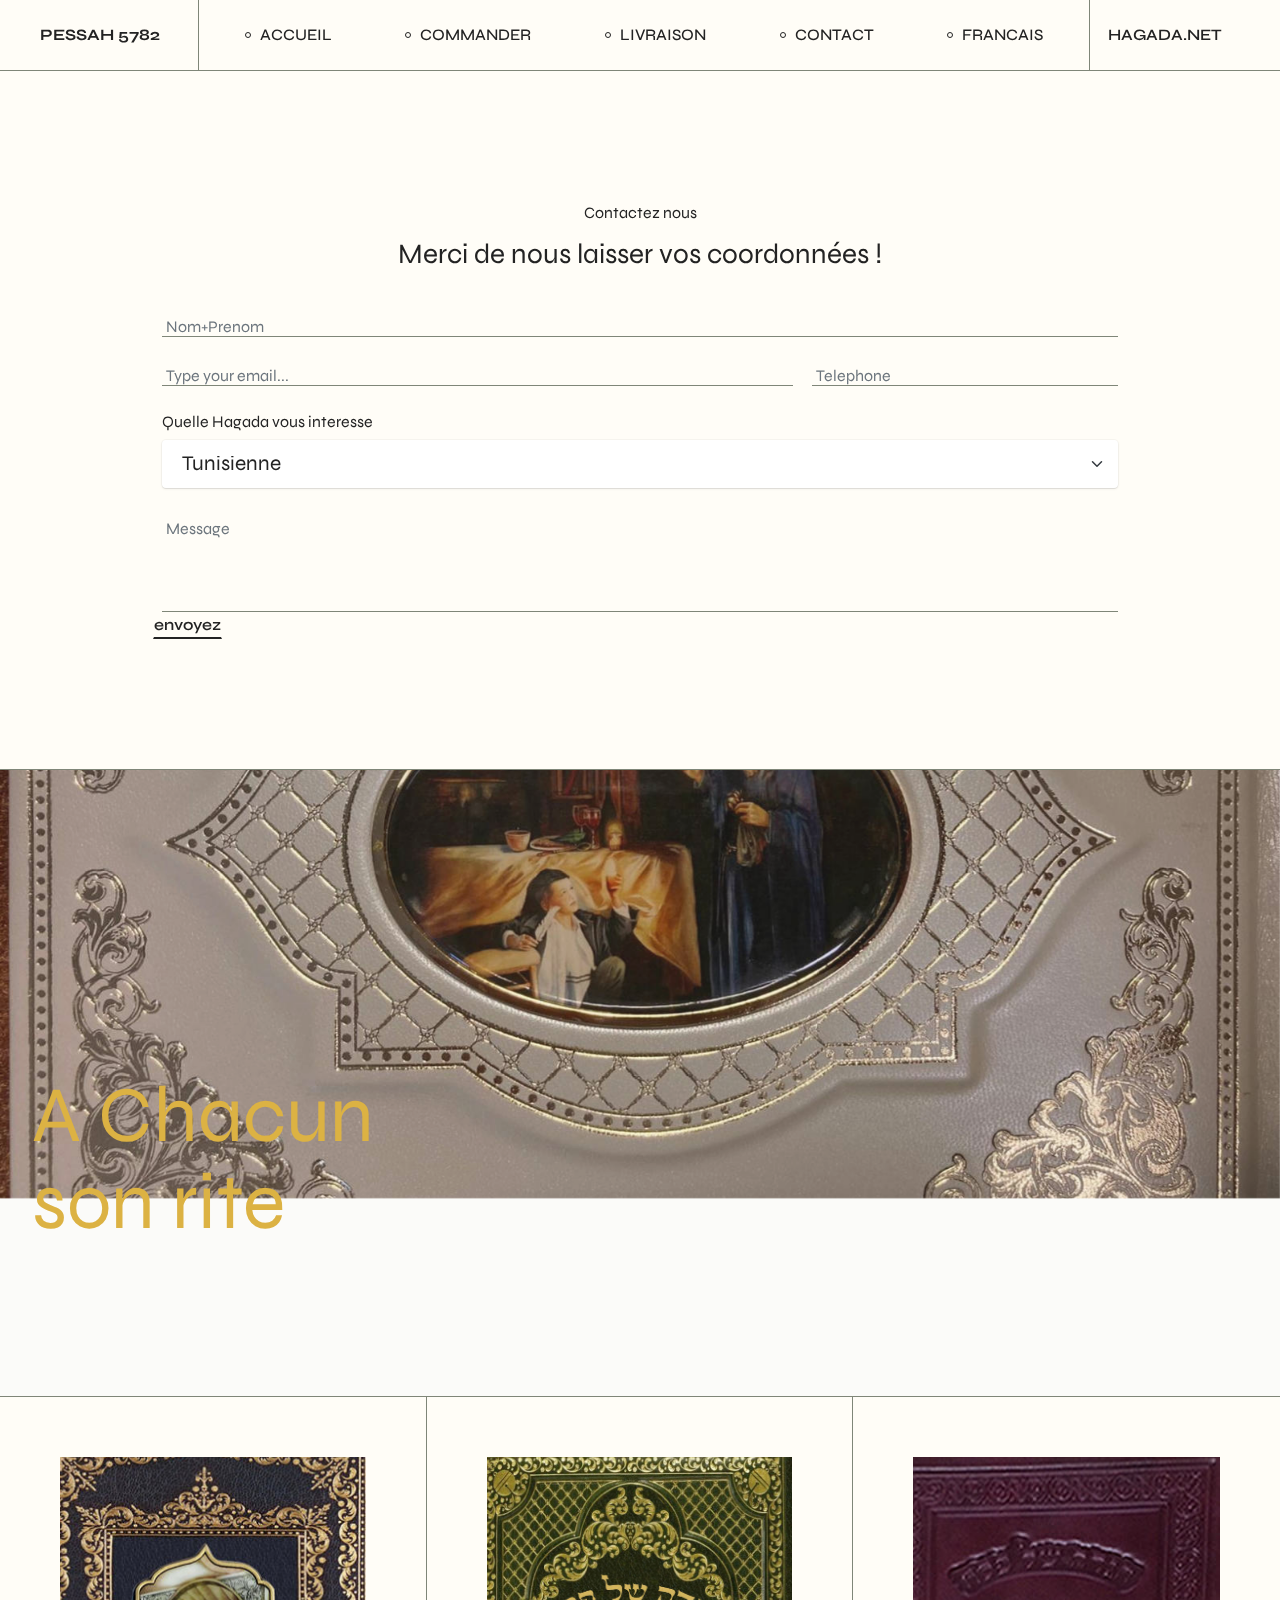
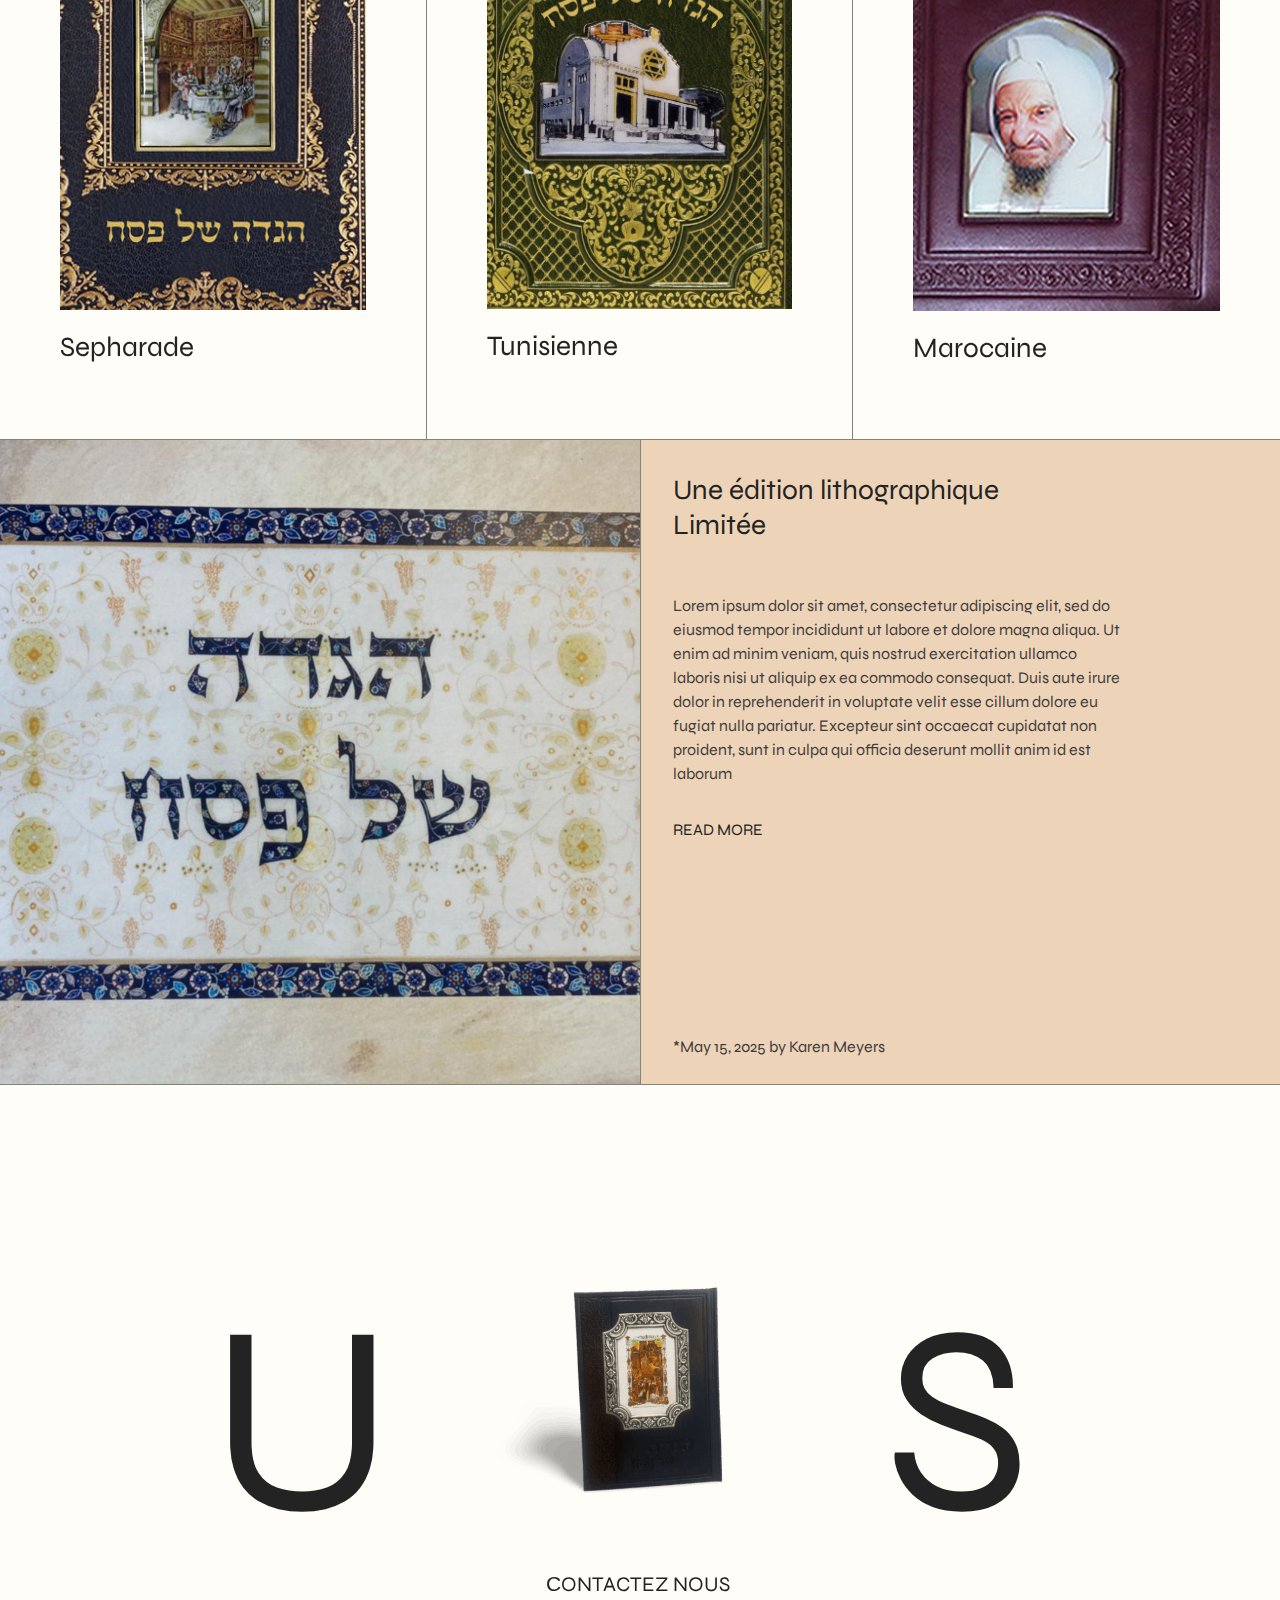
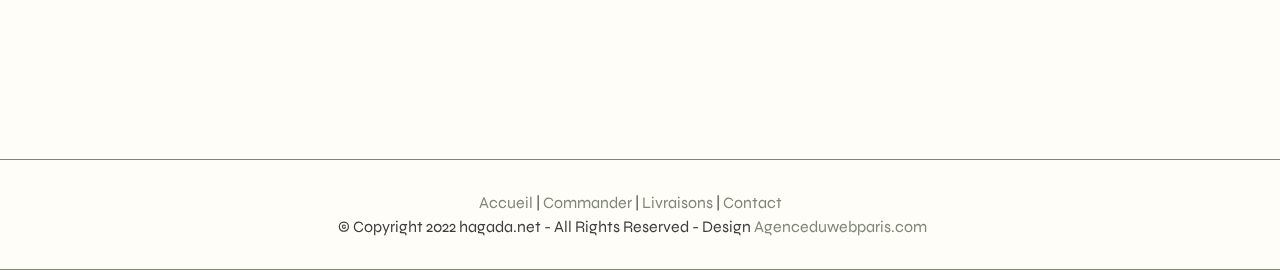
<file: Contact.html>
<!DOCTYPE html>
<html  >
<head>
  
  <meta charset="UTF-8">
  <meta http-equiv="X-UA-Compatible" content="IE=edge">
  
  <meta name="viewport" content="width=device-width, initial-scale=1, minimum-scale=1">
  <link rel="shortcut icon" href="assets/images/b46aedb9-c7ad-4301-8566-3cec51845aa7-128x171.png" type="image/x-icon">
  <meta name="description" content="">
  
  
  <title>Contactez nous pour plus d'infos sur les disponibilités</title>
  <link rel="stylesheet" href="assets/web/assets/mobirise-icons2/mobirise2.css">
  <link rel="stylesheet" href="assets/bootstrap/css/bootstrap.min.css">
  <link rel="stylesheet" href="assets/bootstrap/css/bootstrap-grid.min.css">
  <link rel="stylesheet" href="assets/bootstrap/css/bootstrap-reboot.min.css">
  <link rel="stylesheet" href="assets/parallax/jarallax.css">
  <link rel="stylesheet" href="assets/dropdown/css/style.css">
  <link rel="stylesheet" href="assets/socicon/css/styles.css">
  <link rel="stylesheet" href="assets/theme/css/style.css">
  <link rel="stylesheet" href="assets/recaptcha.css">
  <link rel="preload" href="https://fonts.googleapis.com/css?family=Syne:400,500,600,700,800&display=swap" as="style" onload="this.onload=null;this.rel='stylesheet'">
  <noscript><link rel="stylesheet" href="https://fonts.googleapis.com/css?family=Syne:400,500,600,700,800&display=swap"></noscript>
  <link rel="preload" as="style" href="assets/mobirise/css/mbr-additional.css"><link rel="stylesheet" href="assets/mobirise/css/mbr-additional.css" type="text/css">
  
  
  
  

</head>
<body>
  
  <section data-bs-version="5.1" class="menu menu1 cid-sUFI2xGDyV" once="menu" id="menu1-u">
    

    <nav class="navbar navbar-dropdown navbar-expand-lg">
        <div class="container-fluid">
            <div class="layout-container">
                <div class="navbar-brand">
                
                    <span class="navbar-caption-wrap"><a class="navbar-caption text-black display-7" href="#">PESSAH 5782</a></span>
                </div>
                <button class="navbar-toggler" type="button" data-toggle="collapse" data-bs-toggle="collapse" data-target="#navbarSupportedContent" data-bs-target="#navbarSupportedContent" aria-controls="navbarNavAltMarkup" aria-expanded="false" aria-label="Toggle navigation">
                    <div class="hamburger">
                        <span></span>
                        <span></span>
                        <span></span>
                        <span></span>
                    </div>
                </button>
                <div class="collapse navbar-collapse" id="navbarSupportedContent">
                    <ul class="navbar-nav nav-dropdown" data-app-modern-menu="true"><li class="nav-item"><a class="nav-link link text-black text-primary display-7" href="index.html#top">ACCUEIL</a></li>
                        <li class="nav-item"><a class="nav-link link text-black text-primary display-7" href="Achat.html">COMMANDER</a></li>
                        
                        <li class="nav-item"><a class="nav-link link text-black text-primary display-7" href="livraison.html">LIVRAISON</a>
                        </li>
                        <li class="nav-item"><a class="nav-link link text-black text-primary display-7" href="Contact.html">CONTACT</a>
                        </li><li class="nav-item"><a class="nav-link link text-black text-primary display-7" href="https://lahaiegriselle.github.io/hag" target="_blank">FRANCAIS</a></li></ul>
                    
                    <div class="navbar-buttons mbr-section-btn"><a class="btn btn-black-outline display-7" href="#">HAGADA.NET</a></div>
                </div>
            </div>
        </div>
    </nav>
</section>

<section data-bs-version="5.1" class="form2 cid-sUFJ0PiT5J" id="form2-1b">
    
    
    <div class="main-container col-12">
        <div class="content col-12">
            <p class="mbr-text mbr-fonts-style text-with-round align-center m-0 display-7">
                Contactez nous</p>
            <h1 class="mbr-section-title mbr-fonts-style align-center title mt-2 display-5">Merci de nous laisser vos coordonnées !
            </h1>
            <div class="mbr-form-container" data-form-type="formoid">
<!--Formbuilder Form-->
<form action="https://mobirise.eu/" method="POST" class="mbr-form form-with-styler" data-form-title="Form Name"><input type="hidden" name="email" data-form-email="true" value="46DbIjXFuCU+bRRvdtRFIRmJpVDe1rjvenLRtIngyOauluq2wyk9x/lqtPHRhi3HSUSy28XWUBlD0bCZ7srh3zzAI3BhrlmGOhutBdie6ssph4XDTuSk19ZGu+lyQeJ3.5awFmCyslEv02xsr5gow1yB9oFmTcJM5eItwz8tXSa6D3jMt7C87wMdX4gQNoBMnKSiOrAuNhMpHsUzw+7+N4b8J8UIK0tVokERzf+JYZjbfM6PbcEIX4fXpkJZoI80h">
<div class="row">
<div hidden="hidden" data-form-alert="" class="alert alert-success col-12">Thanks for filling out the form!</div>
<div hidden="hidden" data-form-alert-danger="" class="alert alert-danger col-12">Oops...! some problem!</div>
</div>
<div class="dragArea row">
<div class="col-lg-12 form-group mb-3 form-name" data-for="name">
<input type="text" name="name" placeholder="Nom+Prenom" data-form-field="name" required="required" class="form-control display-7" value="" id="name-form2-1b">
</div>
<div class="col-lg-8 col-md-12 col-sm-12 form-group mb-3 form-email" data-for="email">
<input type="email" name="email" placeholder="Type your email..." data-form-field="email" required="required" class="form-control display-7" value="" id="email-form2-1b">
</div>
<div data-for="telephone" class="col-lg-4 col-md-12 col-sm-12 form-group">
<input type="text" name="telephone" placeholder="Telephone" data-form-field="telephone" class="form-control display-7" required="required" value="" id="telephone-form2-1b">
</div>
<div data-for="Quelle Hagada vous interesse" class="col-lg-12 col-md-12 col-sm-12 form-group">
<label for="Quelle Hagada vous interesse-form2-1b" class="form-control-label mbr-fonts-style display-7">Quelle Hagada vous interesse</label>
<select name="Quelle Hagada vous interesse" data-form-field="Quelle Hagada vous interesse" class="form-control form-select display-7" id="Quelle Hagada vous interesse-form2-1b">
<option value="Tunisienne">Tunisienne</option>
<option value="Marocaine">Marocaine</option>
<option value="Sepharade">Sepharade</option>
<option value="Ashkénaze">Ashkénaze</option>
</select>
</div>
<div data-for="textarea" class="col-lg-12 form-group mb-3 form-message">
<textarea name="textarea" placeholder="Message" data-form-field="textarea" class="form-control form-textarea display-7" id="textarea-form2-1b"></textarea>
</div>
<div class="col-lg-12 mbr-section-btn">
<button type="submit" class="w-100 w-100 w-100 btn btn-black-outline display-7">envoyez</button>
</div>
</div>
</form><!--Formbuilder Form-->
</div>
        </div>
    </div>
</section>

<section data-bs-version="5.1" class="content10 cid-sUFI2ynMEE mbr-parallax-background" id="header1-v">
    
    <div class="mbr-overlay"></div>
    <div class="container-fluid">
        <div class="row justify-content-center">
            <div class="col-12  item-text">
                
                <div class="text-container">
                    <h5 class="mbr-section-title mbr-fonts-style mb-0 display-1"><br><br>A Chacun<br>son rite</h5>
                    
                </div>
            </div>
            
        </div>
    </div>
</section>

<section data-bs-version="5.1" class="slider1 cid-sUFI2zy7Os" id="gallery9-x">
    
    

    <div class="main-container col-12">
        <div class="card-container col-12">
            <div class="col-12 col-md-6 col-lg-4 card">
                <div class="item-img">
                    <img src="assets/images/bleu-324x480.jpg" alt="">
                </div>
                <div class="item-text">
                    
                    <h5 class="item-title mbr-fonts-style mb-3 display-5">
                        Sepharade<div><br></div></h5>
                </div>
                
            </div>
            <div class="col-12 col-md-6 col-lg-4 card">
                <div class="item-img">
                    <img src="assets/images/5555-658x973.jpg" alt="">
                </div>
                <div class="item-text">
                    
                    <h5 class="item-title mbr-fonts-style mb-3 display-5">Tunisienne</h5>
                </div>
                
            </div>

            <div class="col-12 col-md-6 col-lg-4 card">
                <div class="item-img">
                    <img src="assets/images/baba-324x480.jpg" alt="">
                </div>
                <div class="item-text">
                    

                    <h5 class="item-title mbr-fonts-style mb-3 display-5">
                        Marocaine</h5>
                </div>
                
            </div>
        </div>
    </div>

</section>

<section data-bs-version="5.1" class="slider1 cid-sUFI2B6lqA" id="header7-10">
    
    

    <div class="main-container col-12 row-reverse">
        <div class="text-container col-12 col-lg-6">
            <div class="text-wrap">
                <div class="col-12 main-text">
                    <div class="col-12">
                        
                        <h1 class="mbr-section-title mbr-fonts-style mb-3 title mt-2 display-5">Une édition lithographique<br>Limitée<br><br></h1>
                        <p class="mbr-text mbr-fonts-style text mb-2 mt-2 display-7">
                            Lorem ipsum dolor sit amet, consectetur adipiscing elit, sed do eiusmod tempor incididunt ut labore et dolore magna aliqua. Ut enim ad minim veniam, quis nostrud exercitation ullamco laboris nisi ut aliquip ex ea commodo consequat. Duis aute irure dolor in reprehenderit in voluptate velit esse cillum dolore eu fugiat nulla pariatur. Excepteur sint occaecat cupidatat non proident, sunt in culpa qui officia deserunt mollit anim id est laborum
                        </p>
                        <p class="link mbr-fonts-style align-left mt-4 mb-4 display-7"><a class="text-black underlined-link" href="#">READ MORE</a></p>
                    </div>
                </div>
                <div class="col-12">
                    <div class="link-wrap">
                        <p class="link link-contacts mbr-fonts-style align-left mb-0 display-7">
                            *May 15, 2025 by
<a class="underlined-link" href="#">Karen Meyers</a></p>
                    </div>
                </div>
            </div>
        </div>
        <div class="img-container col-12 col-lg-6">
            <div class="item-img">
                <img src="assets/images/733fd12e-73f2-4585-a8b5-6279e3ec72e1-1351x1013.jpeg" alt="">
            </div>
        </div>
    </div>
</section>

<section data-bs-version="5.1" class="slider1 cid-sUFI2FAxym" id="contact2-18">
    
    

    <div class="main-container col-12">
        <div class="content content-left ali col-4">
            <p class="mbr-text mbr-fonts-style big-text big-text-left m-0 display-7">
                U
            </p>
        </div>
        <div class="content content-center col-4">
            <div class="item-img">
                <img src="assets/images/transparent-bg-shadow-designify-324x324.png" alt="">
            </div>
            <p class="link mbr-fonts-style align-center mt-3 mb-3 display-4"><a class="text-black underlined-link" href="#">СONTACTEZ NOUS&nbsp;</a></p>
        </div>
        <div class="content content-right col-4">
            <p class="mbr-text mbr-fonts-style big-text big-text-right m-0 display-7">
                S
            </p>
        </div>
    </div>
</section>

<section data-bs-version="5.1" class="footer3 cid-sUFI2G9BpM" once="footers" id="footer3-19">

    

    

    <div class="container">
        <div class="media-container-row mbr-white">
            <div class="col-12 wrapper">
                <div class="copyright">
                    <p class="mbr-text mb-0 mbr-fonts-style copyright display-7"><a href="index.html" class="text-primary">Accueil</a> | <a href="Achat.html" class="text-primary">Commander</a> | <a href="livraison.html" class="text-primary">Livraisons</a> | <a href="Contact.html" class="text-primary">Contact&nbsp;</a><br>© Copyright 2022 hagada.net - All Rights Reserved - Design<a href="https://agenceduwebparis.com" class="text-primary" target="_blank"> Agenceduwebparis.com</a></p>
                </div>
                
            </div>
        </div>
    </div>
</section>


<script src="assets/bootstrap/js/bootstrap.bundle.min.js"></script>
  <script src="assets/parallax/jarallax.js"></script>
  <script src="assets/smoothscroll/smooth-scroll.js"></script>
  <script src="assets/ytplayer/index.js"></script>
  <script src="assets/dropdown/js/navbar-dropdown.js"></script>
  <script src="assets/theme/js/script.js"></script>
  <script src="assets/formoid.min.js"></script>
  
  
  

</body>
</html>
</file>
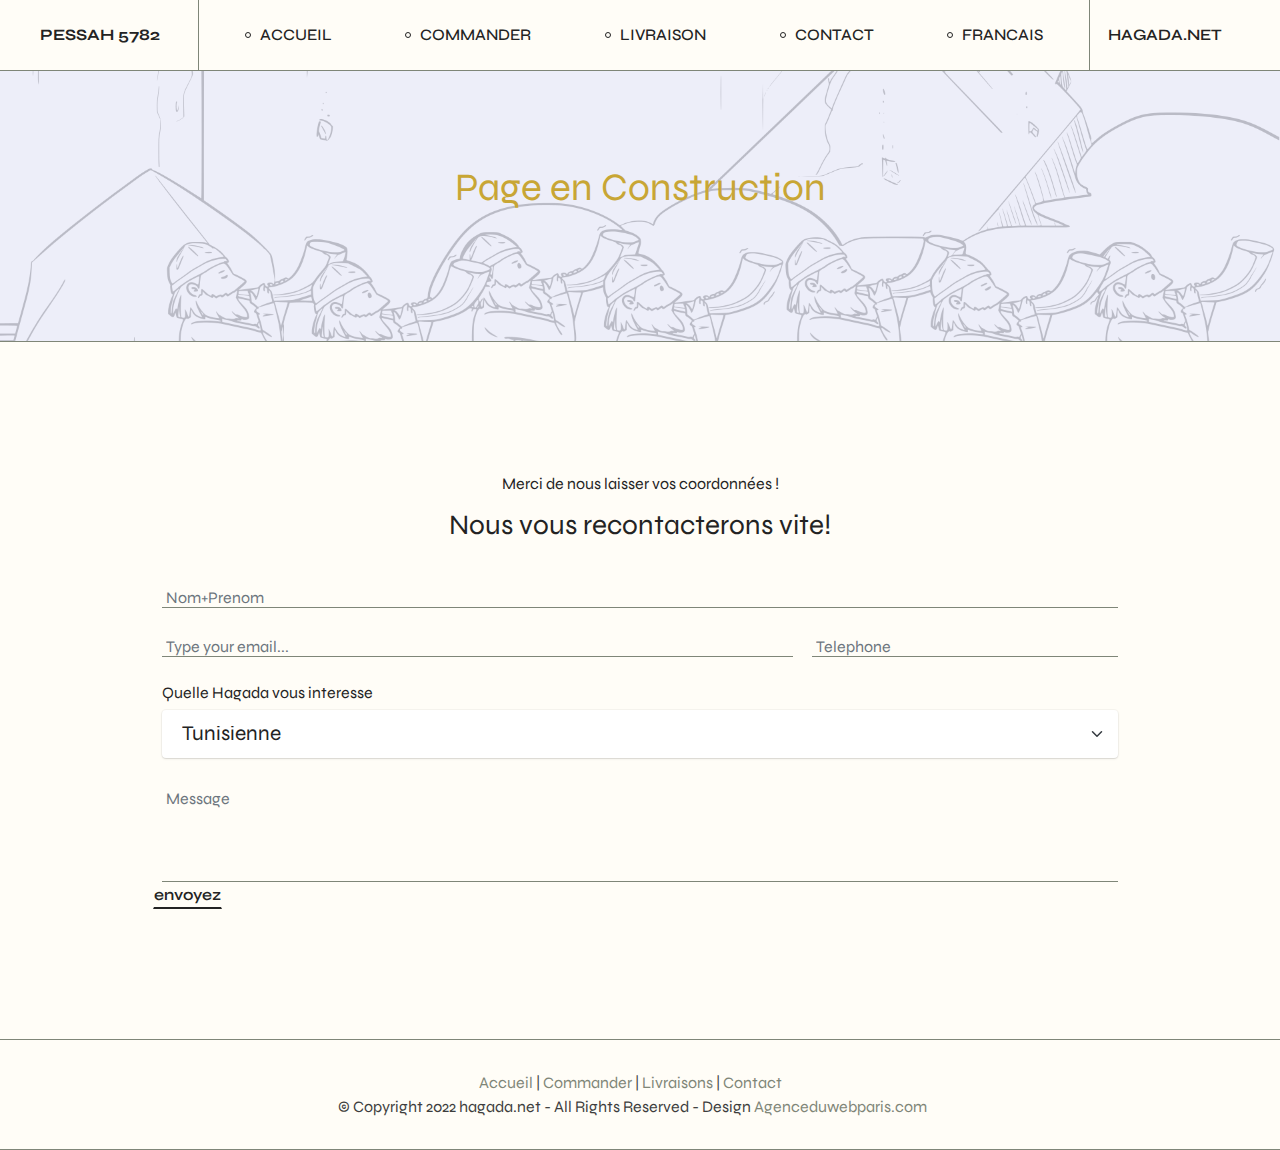
<file: livraison.html>
<!DOCTYPE html>
<html  >
<head>
  
  <meta charset="UTF-8">
  <meta http-equiv="X-UA-Compatible" content="IE=edge">
  
  <meta name="viewport" content="width=device-width, initial-scale=1, minimum-scale=1">
  <link rel="shortcut icon" href="assets/images/b46aedb9-c7ad-4301-8566-3cec51845aa7-128x171.png" type="image/x-icon">
  <meta name="description" content="">
  
  
  <title>Livraisons-> veuillez consulter nos conditions de livraisons</title>
  <link rel="stylesheet" href="assets/web/assets/mobirise-icons2/mobirise2.css">
  <link rel="stylesheet" href="assets/bootstrap/css/bootstrap.min.css">
  <link rel="stylesheet" href="assets/bootstrap/css/bootstrap-grid.min.css">
  <link rel="stylesheet" href="assets/bootstrap/css/bootstrap-reboot.min.css">
  <link rel="stylesheet" href="assets/dropdown/css/style.css">
  <link rel="stylesheet" href="assets/socicon/css/styles.css">
  <link rel="stylesheet" href="assets/theme/css/style.css">
  <link rel="stylesheet" href="assets/recaptcha.css">
  <link rel="preload" href="https://fonts.googleapis.com/css?family=Syne:400,500,600,700,800&display=swap" as="style" onload="this.onload=null;this.rel='stylesheet'">
  <noscript><link rel="stylesheet" href="https://fonts.googleapis.com/css?family=Syne:400,500,600,700,800&display=swap"></noscript>
  <link rel="preload" as="style" href="assets/mobirise/css/mbr-additional.css"><link rel="stylesheet" href="assets/mobirise/css/mbr-additional.css" type="text/css">
  
  
  
  

</head>
<body>
  
  <section data-bs-version="5.1" class="menu menu1 cid-sUFMARxdqz" once="menu" id="menu1-1d">
    

    <nav class="navbar navbar-dropdown navbar-expand-lg">
        <div class="container-fluid">
            <div class="layout-container">
                <div class="navbar-brand">
                
                    <span class="navbar-caption-wrap"><a class="navbar-caption text-black display-7" href="#">PESSAH 5782</a></span>
                </div>
                <button class="navbar-toggler" type="button" data-toggle="collapse" data-bs-toggle="collapse" data-target="#navbarSupportedContent" data-bs-target="#navbarSupportedContent" aria-controls="navbarNavAltMarkup" aria-expanded="false" aria-label="Toggle navigation">
                    <div class="hamburger">
                        <span></span>
                        <span></span>
                        <span></span>
                        <span></span>
                    </div>
                </button>
                <div class="collapse navbar-collapse" id="navbarSupportedContent">
                    <ul class="navbar-nav nav-dropdown" data-app-modern-menu="true"><li class="nav-item"><a class="nav-link link text-black text-primary display-7" href="index.html#top">ACCUEIL</a></li>
                        <li class="nav-item"><a class="nav-link link text-black text-primary display-7" href="Achat.html">COMMANDER</a></li>
                        
                        <li class="nav-item"><a class="nav-link link text-black text-primary display-7" href="livraison.html">LIVRAISON</a>
                        </li>
                        <li class="nav-item"><a class="nav-link link text-black text-primary display-7" href="Contact.html">CONTACT</a>
                        </li><li class="nav-item"><a class="nav-link link text-black text-primary display-7" href="https://lahaiegriselle.github.io/hag" target="_blank">FRANCAIS</a></li></ul>
                    
                    <div class="navbar-buttons mbr-section-btn"><a class="btn btn-black-outline display-7" href="#">HAGADA.NET</a></div>
                </div>
            </div>
        </div>
    </nav>
</section>

<section data-bs-version="5.1" class="header6 cid-sUFXxMfhJL" id="header6-1l">

    
    <div class="mbr-overlay" style="opacity: 0.8; background-color: rgb(233, 234, 248);">
    </div>
    <div class="container-fluid">
        <div class="row justify-content-center">
            <div class="col-12 text-container">
                <h4 class="card-title align-center mbr-fonts-style display-2">
                    Page en Construction</h4>
                
                
                
            </div>
        </div>
    </div>
</section>

<section data-bs-version="5.1" class="form2 cid-sUFMAQVUn7" id="form2-1c">
    
    
    <div class="main-container col-12">
        <div class="content col-12">
            <p class="mbr-text mbr-fonts-style text-with-round align-center m-0 display-7">Merci de nous laisser vos coordonnées !</p>
            <h1 class="mbr-section-title mbr-fonts-style align-center title mt-2 display-5">Nous vous recontacterons vite!
            </h1>
            <div class="mbr-form-container" data-form-type="formoid">
<!--Formbuilder Form-->
<form action="https://mobirise.eu/" method="POST" class="mbr-form form-with-styler" data-form-title="Form Name"><input type="hidden" name="email" data-form-email="true" value="xVGpDFyhyCSdwRGqe+qUh2eg+SJy8eBxJeKpbTU3I7/sV+0y4/M+55f3FKLeoud18fB7o7R19dB2nnr8y1VQhojUhDhXdLEF70McD8Q28zkQtWMork5zLEfnRO8R21/3.51/hCl8ldTMB8IwG8ajDFjB4WNP05zH4ak1+8Dobo8JWe5V/o+jVJGRdnJ1oHbOP0zkLrqNoen6FXMlclG/9y4kNyH7mfVVY94LiwUSRXPFCcxwd6sW55ea+/e+DKOcp">
<div class="row">
<div hidden="hidden" data-form-alert="" class="alert alert-success col-12">Thanks for filling out the form!</div>
<div hidden="hidden" data-form-alert-danger="" class="alert alert-danger col-12">Oops...! some problem!</div>
</div>
<div class="dragArea row">
<div class="col-lg-12 form-group mb-3 form-name" data-for="name">
<input type="text" name="name" placeholder="Nom+Prenom" data-form-field="name" required="required" class="form-control display-7" value="" id="name-form2-1c">
</div>
<div class="col-lg-8 col-md-12 col-sm-12 form-group mb-3 form-email" data-for="email">
<input type="email" name="email" placeholder="Type your email..." data-form-field="email" required="required" class="form-control display-7" value="" id="email-form2-1c">
</div>
<div data-for="telephone" class="col-lg-4 col-md-12 col-sm-12 form-group">
<input type="text" name="telephone" placeholder="Telephone" data-form-field="telephone" class="form-control display-7" required="required" value="" id="telephone-form2-1c">
</div>
<div data-for="Quelle Hagada vous interesse" class="col-lg-12 col-md-12 col-sm-12 form-group">
<label for="Quelle Hagada vous interesse-form2-1c" class="form-control-label mbr-fonts-style display-7">Quelle Hagada vous interesse</label>
<select name="Quelle Hagada vous interesse" data-form-field="Quelle Hagada vous interesse" class="form-control form-select display-7" id="Quelle Hagada vous interesse-form2-1c">
<option value="Tunisienne">Tunisienne</option>
<option value="Marocaine">Marocaine</option>
<option value="Sepharade">Sepharade</option>
<option value="Ashkénaze">Ashkénaze</option>
</select>
</div>
<div data-for="textarea" class="col-lg-12 form-group mb-3 form-message">
<textarea name="textarea" placeholder="Message" data-form-field="textarea" class="form-control form-textarea display-7" id="textarea-form2-1c"></textarea>
</div>
<div class="col-lg-12 mbr-section-btn">
<button type="submit" class="w-100 w-100 w-100 btn btn-black-outline display-7">envoyez</button>
</div>
</div>
</form><!--Formbuilder Form-->
</div>
        </div>
    </div>
</section>

<section data-bs-version="5.1" class="footer3 cid-sUFMAUrKVn" once="footers" id="footer3-1i">

    

    

    <div class="container">
        <div class="media-container-row mbr-white">
            <div class="col-12 wrapper">
                <div class="copyright">
                    <p class="mbr-text mb-0 mbr-fonts-style copyright display-7"><a href="index.html" class="text-primary">Accueil</a> | <a href="Achat.html" class="text-primary">Commander</a> | <a href="livraison.html" class="text-primary">Livraisons</a> | <a href="Contact.html" class="text-primary">Contact&nbsp;</a><br>© Copyright 2022 hagada.net - All Rights Reserved - Design<a href="https://agenceduwebparis.com" class="text-primary" target="_blank"> Agenceduwebparis.com</a></p>
                </div>
                
            </div>
        </div>
    </div>
</section>


<script src="assets/bootstrap/js/bootstrap.bundle.min.js"></script>
  <script src="assets/smoothscroll/smooth-scroll.js"></script>
  <script src="assets/ytplayer/index.js"></script>
  <script src="assets/dropdown/js/navbar-dropdown.js"></script>
  <script src="assets/theme/js/script.js"></script>
  <script src="assets/formoid.min.js"></script>
  
  
  

</body>
</html>
</file>
<file: assets/web/assets/mobirise-icons2/mobirise2.css>
@font-face {
  font-family: 'Moririse2';
  font-display: swap;
  src:  url('mobirise2.eot?f2bix4');
  src:  url('mobirise2.eot?f2bix4#iefix') format('embedded-opentype'),
    url('mobirise2.ttf?f2bix4') format('truetype'),
    url('mobirise2.woff?f2bix4') format('woff'),
    url('mobirise2.svg?f2bix4#mobirise2') format('svg');
  font-weight: normal;
  font-style: normal;
}

[class^="mobi-"], [class*=" mobi-"] {
  /* use !important to prevent issues with browser extensions that change fonts */
  font-family: 'Moririse2' !important;
  speak: none;
  font-style: normal;
  font-weight: normal;
  font-variant: normal;
  text-transform: none;
  line-height: 1;

  /* Better Font Rendering =========== */
  -webkit-font-smoothing: antialiased;
  -moz-osx-font-smoothing: grayscale;
}

.mobi-mbri-add-submenu:before {
  content: "\e900";
}
.mobi-mbri-alert:before {
  content: "\e901";
}
.mobi-mbri-align-center:before {
  content: "\e902";
}
.mobi-mbri-align-justify:before {
  content: "\e903";
}
.mobi-mbri-align-left:before {
  content: "\e904";
}
.mobi-mbri-align-right:before {
  content: "\e905";
}
.mobi-mbri-android:before {
  content: "\e906";
}
.mobi-mbri-apple:before {
  content: "\e907";
}
.mobi-mbri-arrow-down:before {
  content: "\e908";
}
.mobi-mbri-arrow-next:before {
  content: "\e909";
}
.mobi-mbri-arrow-prev:before {
  content: "\e90a";
}
.mobi-mbri-arrow-up:before {
  content: "\e90b";
}
.mobi-mbri-bold:before {
  content: "\e90c";
}
.mobi-mbri-bookmark:before {
  content: "\e90d";
}
.mobi-mbri-bootstrap:before {
  content: "\e90e";
}
.mobi-mbri-briefcase:before {
  content: "\e90f";
}
.mobi-mbri-browse:before {
  content: "\e910";
}
.mobi-mbri-bulleted-list:before {
  content: "\e911";
}
.mobi-mbri-calendar:before {
  content: "\e912";
}
.mobi-mbri-camera:before {
  content: "\e913";
}
.mobi-mbri-cart-add:before {
  content: "\e914";
}
.mobi-mbri-cart-full:before {
  content: "\e915";
}
.mobi-mbri-cash:before {
  content: "\e916";
}
.mobi-mbri-change-style:before {
  content: "\e917";
}
.mobi-mbri-chat:before {
  content: "\e918";
}
.mobi-mbri-clock:before {
  content: "\e919";
}
.mobi-mbri-close:before {
  content: "\e91a";
}
.mobi-mbri-cloud:before {
  content: "\e91b";
}
.mobi-mbri-code:before {
  content: "\e91c";
}
.mobi-mbri-contact-form:before {
  content: "\e91d";
}
.mobi-mbri-credit-card:before {
  content: "\e91e";
}
.mobi-mbri-cursor-click:before {
  content: "\e91f";
}
.mobi-mbri-cust-feedback:before {
  content: "\e920";
}
.mobi-mbri-database:before {
  content: "\e921";
}
.mobi-mbri-delivery:before {
  content: "\e922";
}
.mobi-mbri-desktop:before {
  content: "\e923";
}
.mobi-mbri-devices:before {
  content: "\e924";
}
.mobi-mbri-down:before {
  content: "\e925";
}
.mobi-mbri-download-2:before {
  content: "\e926";
}
.mobi-mbri-download:before {
  content: "\e927";
}
.mobi-mbri-drag-n-drop-2:before {
  content: "\e928";
}
.mobi-mbri-drag-n-drop:before {
  content: "\e929";
}
.mobi-mbri-edit-2:before {
  content: "\e92a";
}
.mobi-mbri-edit:before {
  content: "\e92b";
}
.mobi-mbri-error:before {
  content: "\e92c";
}
.mobi-mbri-extension:before {
  content: "\e92d";
}
.mobi-mbri-features:before {
  content: "\e92e";
}
.mobi-mbri-file:before {
  content: "\e92f";
}
.mobi-mbri-flag:before {
  content: "\e930";
}
.mobi-mbri-folder:before {
  content: "\e931";
}
.mobi-mbri-gift:before {
  content: "\e932";
}
.mobi-mbri-github:before {
  content: "\e933";
}
.mobi-mbri-globe-2:before {
  content: "\e934";
}
.mobi-mbri-globe:before {
  content: "\e935";
}
.mobi-mbri-growing-chart:before {
  content: "\e936";
}
.mobi-mbri-hearth:before {
  content: "\e937";
}
.mobi-mbri-help:before {
  content: "\e938";
}
.mobi-mbri-home:before {
  content: "\e939";
}
.mobi-mbri-hot-cup:before {
  content: "\e93a";
}
.mobi-mbri-idea:before {
  content: "\e93b";
}
.mobi-mbri-image-gallery:before {
  content: "\e93c";
}
.mobi-mbri-image-slider:before {
  content: "\e93d";
}
.mobi-mbri-info:before {
  content: "\e93e";
}
.mobi-mbri-italic:before {
  content: "\e93f";
}
.mobi-mbri-key:before {
  content: "\e940";
}
.mobi-mbri-laptop:before {
  content: "\e941";
}
.mobi-mbri-layers:before {
  content: "\e942";
}
.mobi-mbri-left-right:before {
  content: "\e943";
}
.mobi-mbri-left:before {
  content: "\e944";
}
.mobi-mbri-letter:before {
  content: "\e945";
}
.mobi-mbri-like:before {
  content: "\e946";
}
.mobi-mbri-link:before {
  content: "\e947";
}
.mobi-mbri-lock:before {
  content: "\e948";
}
.mobi-mbri-login:before {
  content: "\e949";
}
.mobi-mbri-logout:before {
  content: "\e94a";
}
.mobi-mbri-magic-stick:before {
  content: "\e94b";
}
.mobi-mbri-map-pin:before {
  content: "\e94c";
}
.mobi-mbri-menu:before {
  content: "\e94d";
}
.mobi-mbri-mobile-2:before {
  content: "\e94e";
}
.mobi-mbri-mobile-horizontal:before {
  content: "\e94f";
}
.mobi-mbri-mobile:before {
  content: "\e950";
}
.mobi-mbri-mobirise:before {
  content: "\e951";
}
.mobi-mbri-more-horizontal:before {
  content: "\e952";
}
.mobi-mbri-more-vertical:before {
  content: "\e953";
}
.mobi-mbri-music:before {
  content: "\e954";
}
.mobi-mbri-new-file:before {
  content: "\e955";
}
.mobi-mbri-numbered-list:before {
  content: "\e956";
}
.mobi-mbri-opened-folder:before {
  content: "\e957";
}
.mobi-mbri-pages:before {
  content: "\e958";
}
.mobi-mbri-paper-plane:before {
  content: "\e959";
}
.mobi-mbri-paperclip:before {
  content: "\e95a";
}
.mobi-mbri-phone:before {
  content: "\e95b";
}
.mobi-mbri-photo:before {
  content: "\e95c";
}
.mobi-mbri-photos:before {
  content: "\e95d";
}
.mobi-mbri-pin:before {
  content: "\e95e";
}
.mobi-mbri-play:before {
  content: "\e95f";
}
.mobi-mbri-plus:before {
  content: "\e960";
}
.mobi-mbri-preview:before {
  content: "\e961";
}
.mobi-mbri-print:before {
  content: "\e962";
}
.mobi-mbri-protect:before {
  content: "\e963";
}
.mobi-mbri-question:before {
  content: "\e964";
}
.mobi-mbri-quote-left:before {
  content: "\e965";
}
.mobi-mbri-quote-right:before {
  content: "\e966";
}
.mobi-mbri-redo:before {
  content: "\e967";
}
.mobi-mbri-refresh:before {
  content: "\e968";
}
.mobi-mbri-responsive-2:before {
  content: "\e969";
}
.mobi-mbri-responsive:before {
  content: "\e96a";
}
.mobi-mbri-right:before {
  content: "\e96b";
}
.mobi-mbri-rocket:before {
  content: "\e96c";
}
.mobi-mbri-sad-face:before {
  content: "\e96d";
}
.mobi-mbri-sale:before {
  content: "\e96e";
}
.mobi-mbri-save:before {
  content: "\e96f";
}
.mobi-mbri-search:before {
  content: "\e970";
}
.mobi-mbri-setting-2:before {
  content: "\e971";
}
.mobi-mbri-setting-3:before {
  content: "\e972";
}
.mobi-mbri-setting:before {
  content: "\e973";
}
.mobi-mbri-share:before {
  content: "\e974";
}
.mobi-mbri-shopping-bag:before {
  content: "\e975";
}
.mobi-mbri-shopping-basket:before {
  content: "\e976";
}
.mobi-mbri-shopping-cart:before {
  content: "\e977";
}
.mobi-mbri-sites:before {
  content: "\e978";
}
.mobi-mbri-smile-face:before {
  content: "\e979";
}
.mobi-mbri-speed:before {
  content: "\e97a";
}
.mobi-mbri-star:before {
  content: "\e97b";
}
.mobi-mbri-success:before {
  content: "\e97c";
}
.mobi-mbri-sun:before {
  content: "\e97d";
}
.mobi-mbri-sun2:before {
  content: "\e97e";
}
.mobi-mbri-tablet-vertical:before {
  content: "\e97f";
}
.mobi-mbri-tablet:before {
  content: "\e980";
}
.mobi-mbri-target:before {
  content: "\e981";
}
.mobi-mbri-timer:before {
  content: "\e982";
}
.mobi-mbri-to-ftp:before {
  content: "\e983";
}
.mobi-mbri-to-local-drive:before {
  content: "\e984";
}
.mobi-mbri-touch-swipe:before {
  content: "\e985";
}
.mobi-mbri-touch:before {
  content: "\e986";
}
.mobi-mbri-trash:before {
  content: "\e987";
}
.mobi-mbri-underline:before {
  content: "\e988";
}
.mobi-mbri-undo:before {
  content: "\e989";
}
.mobi-mbri-unlink:before {
  content: "\e98a";
}
.mobi-mbri-unlock:before {
  content: "\e98b";
}
.mobi-mbri-up-down:before {
  content: "\e98c";
}
.mobi-mbri-up:before {
  content: "\e98d";
}
.mobi-mbri-update:before {
  content: "\e98e";
}
.mobi-mbri-upload-2:before {
  content: "\e98f";
}
.mobi-mbri-upload:before {
  content: "\e990";
}
.mobi-mbri-user-2:before {
  content: "\e991";
}
.mobi-mbri-user:before {
  content: "\e992";
}
.mobi-mbri-users:before {
  content: "\e993";
}
.mobi-mbri-video-play:before {
  content: "\e994";
}
.mobi-mbri-video:before {
  content: "\e995";
}
.mobi-mbri-watch:before {
  content: "\e996";
}
.mobi-mbri-website-theme-2:before {
  content: "\e997";
}
.mobi-mbri-website-theme:before {
  content: "\e998";
}
.mobi-mbri-wifi:before {
  content: "\e999";
}
.mobi-mbri-windows:before {
  content: "\e99a";
}
.mobi-mbri-zoom-in:before {
  content: "\e99b";
}
.mobi-mbri-zoom-out:before {
  content: "\e99c";
}
</file>
<file: assets/parallax/jarallax.css>
.jarallax {
    position: relative;
    z-index: 0;
}
.jarallax > .jarallax-img {
    position: absolute;
    object-fit: cover;
    /* support for plugin https://github.com/bfred-it/object-fit-images */
    font-family: 'object-fit: cover;';
    top: 0;
    left: 0;
    width: 100%;
    height: 100%;
    z-index: -1;
}
</file>
<file: assets/dropdown/css/style.css>
.navbar-dropdown {
  left: 0;
  padding: 0;
  position: absolute;
  right: 0;
  top: 0;
  transition: all 0.45s ease;
  z-index: 1030;
  background: #282828; }
  .navbar-dropdown .navbar-logo {
    margin-right: 0.8rem;
    transition: margin 0.3s ease-in-out;
    vertical-align: middle; }
    .navbar-dropdown .navbar-logo img {
      height: 3.125rem;
      transition: all 0.3s ease-in-out; }
    .navbar-dropdown .navbar-logo.mbr-iconfont {
      font-size: 3.125rem;
      line-height: 3.125rem; }
  .navbar-dropdown .navbar-caption {
    font-weight: 700;
    white-space: normal;
    vertical-align: -4px;
    line-height: 3.125rem !important; }
    .navbar-dropdown .navbar-caption, .navbar-dropdown .navbar-caption:hover {
      color: inherit;
      text-decoration: none; }
  .navbar-dropdown .mbr-iconfont + .navbar-caption {
    vertical-align: -1px; }
  .navbar-dropdown.navbar-fixed-top {
    position: fixed; }
  .navbar-dropdown .navbar-brand span {
    vertical-align: -4px; }
  .navbar-dropdown.bg-color.transparent {
    background: none; }
  .navbar-dropdown.navbar-short .navbar-brand {
    padding: 0.625rem 0; }
    .navbar-dropdown.navbar-short .navbar-brand span {
      vertical-align: -1px; }
  .navbar-dropdown.navbar-short .navbar-caption {
    line-height: 2.375rem !important;
    vertical-align: -2px; }
  .navbar-dropdown.navbar-short .navbar-logo {
    margin-right: 0.5rem; }
    .navbar-dropdown.navbar-short .navbar-logo img {
      height: 2.375rem; }
    .navbar-dropdown.navbar-short .navbar-logo.mbr-iconfont {
      font-size: 2.375rem;
      line-height: 2.375rem; }
  .navbar-dropdown.navbar-short .mbr-table-cell {
    height: 3.625rem; }
  .navbar-dropdown .navbar-close {
    left: 0.6875rem;
    position: fixed;
    top: 0.75rem;
    z-index: 1000; }
  .navbar-dropdown .hamburger-icon {
    content: "";
    display: inline-block;
    vertical-align: middle;
    width: 16px;
    -webkit-box-shadow: 0 -6px 0 1px #282828,0 0 0 1px #282828,0 6px 0 1px #282828;
    -moz-box-shadow: 0 -6px 0 1px #282828,0 0 0 1px #282828,0 6px 0 1px #282828;
    box-shadow: 0 -6px 0 1px #282828,0 0 0 1px #282828,0 6px 0 1px #282828; }

.dropdown-menu .dropdown-toggle[data-toggle="dropdown-submenu"]::after {
  border-bottom: 0.35em solid transparent;
  border-left: 0.35em solid;
  border-right: 0;
  border-top: 0.35em solid transparent;
  margin-left: 0.3rem; }

.dropdown-menu .dropdown-item:focus {
  outline: 0; }

.nav-dropdown {
  font-size: 0.75rem;
  font-weight: 500;
  height: auto !important; }
  .nav-dropdown .nav-btn {
    padding-left: 1rem; }
  .nav-dropdown .link {
    margin: .667em 1.667em;
    font-weight: 500;
    padding: 0;
    transition: color .2s ease-in-out; }
    .nav-dropdown .link.dropdown-toggle {
      margin-right: 2.583em; }
      .nav-dropdown .link.dropdown-toggle::after {
        margin-left: .25rem;
        border-top: 0.35em solid;
        border-right: 0.35em solid transparent;
        border-left: 0.35em solid transparent;
        border-bottom: 0; }
      .nav-dropdown .link.dropdown-toggle[aria-expanded="true"] {
        margin: 0;
        padding: 0.667em 3.263em  0.667em 1.667em; }
  .nav-dropdown .link::after,
  .nav-dropdown .dropdown-item::after {
    color: inherit; }
  .nav-dropdown .btn {
    font-size: 0.75rem;
    font-weight: 700;
    letter-spacing: 0;
    margin-bottom: 0;
    padding-left: 1.25rem;
    padding-right: 1.25rem; }
  .nav-dropdown .dropdown-menu {
    border-radius: 0;
    border: 0;
    left: 0;
    margin: 0;
    padding-bottom: 1.25rem;
    padding-top: 1.25rem;
    position: relative; }
  .nav-dropdown .dropdown-submenu {
    margin-left: 0.125rem;
    top: 0; }
  .nav-dropdown .dropdown-item {
    font-weight: 500;
    line-height: 2;
    padding: 0.3846em 4.615em 0.3846em 1.5385em;
    position: relative;
    transition: color .2s ease-in-out, background-color .2s ease-in-out; }
    .nav-dropdown .dropdown-item::after {
      margin-top: -0.3077em;
      position: absolute;
      right: 1.1538em;
      top: 50%; }
    .nav-dropdown .dropdown-item:focus, .nav-dropdown .dropdown-item:hover {
      background: none; }

@media (max-width: 767px) {
  .nav-dropdown.navbar-toggleable-sm {
    bottom: 0;
    display: none;
    left: 0;
    overflow-x: hidden;
    position: fixed;
    top: 0;
    transform: translateX(-100%);
    -ms-transform: translateX(-100%);
    -webkit-transform: translateX(-100%);
    width: 18.75rem;
    z-index: 999; } }
.nav-dropdown.navbar-toggleable-xl {
  bottom: 0;
  display: none;
  left: 0;
  overflow-x: hidden;
  position: fixed;
  top: 0;
  transform: translateX(-100%);
  -ms-transform: translateX(-100%);
  -webkit-transform: translateX(-100%);
  width: 18.75rem;
  z-index: 999; }

.nav-dropdown-sm {
  display: block !important;
  overflow-x: hidden;
  overflow: auto;
  padding-top: 3.875rem; }
  .nav-dropdown-sm::after {
    content: "";
    display: block;
    height: 3rem;
    width: 100%; }
  .nav-dropdown-sm.collapse.in ~ .navbar-close {
    display: block !important; }
  .nav-dropdown-sm.collapsing, .nav-dropdown-sm.collapse.in {
    transform: translateX(0);
    -ms-transform: translateX(0);
    -webkit-transform: translateX(0);
    transition: all 0.25s ease-out;
    -webkit-transition: all 0.25s ease-out;
    background: #282828; }
  .nav-dropdown-sm.collapsing[aria-expanded="false"] {
    transform: translateX(-100%);
    -ms-transform: translateX(-100%);
    -webkit-transform: translateX(-100%); }
  .nav-dropdown-sm .nav-item {
    display: block;
    margin-left: 0 !important;
    padding-left: 0; }
  .nav-dropdown-sm .link,
  .nav-dropdown-sm .dropdown-item {
    border-top: 1px dotted rgba(255, 255, 255, 0.1);
    font-size: 0.8125rem;
    line-height: 1.6;
    margin: 0 !important;
    padding: 0.875rem 2.4rem 0.875rem 1.5625rem !important;
    position: relative;
    white-space: normal; }
    .nav-dropdown-sm .link:focus, .nav-dropdown-sm .link:hover,
    .nav-dropdown-sm .dropdown-item:focus,
    .nav-dropdown-sm .dropdown-item:hover {
      background: rgba(0, 0, 0, 0.2) !important;
      color: #c0a375; }
  .nav-dropdown-sm .nav-btn {
    position: relative;
    padding: 1.5625rem 1.5625rem 0 1.5625rem; }
    .nav-dropdown-sm .nav-btn::before {
      border-top: 1px dotted rgba(255, 255, 255, 0.1);
      content: "";
      left: 0;
      position: absolute;
      top: 0;
      width: 100%; }
    .nav-dropdown-sm .nav-btn + .nav-btn {
      padding-top: 0.625rem; }
      .nav-dropdown-sm .nav-btn + .nav-btn::before {
        display: none; }
  .nav-dropdown-sm .btn {
    padding: 0.625rem 0; }
  .nav-dropdown-sm .dropdown-toggle[data-toggle="dropdown-submenu"]::after {
    margin-left: .25rem;
    border-top: 0.35em solid;
    border-right: 0.35em solid transparent;
    border-left: 0.35em solid transparent;
    border-bottom: 0; }
  .nav-dropdown-sm .dropdown-toggle[data-toggle="dropdown-submenu"][aria-expanded="true"]::after {
    border-top: 0;
    border-right: 0.35em solid transparent;
    border-left: 0.35em solid transparent;
    border-bottom: 0.35em solid; }
  .nav-dropdown-sm .dropdown-menu {
    margin: 0;
    padding: 0;
    position: relative;
    top: 0;
    left: 0;
    width: 100%;
    border: 0;
    float: none;
    border-radius: 0;
    background: none; }
  .nav-dropdown-sm .dropdown-submenu {
    left: 100%;
    margin-left: 0.125rem;
    margin-top: -1.25rem;
    top: 0; }

.navbar-toggleable-sm .nav-dropdown .dropdown-menu {
  position: absolute; }

.navbar-toggleable-sm .nav-dropdown .dropdown-submenu {
  left: 100%;
  margin-left: 0.125rem;
  margin-top: -1.25rem;
  top: 0; }

.navbar-toggleable-sm.opened .nav-dropdown .dropdown-menu {
  position: relative; }

.navbar-toggleable-sm.opened .nav-dropdown .dropdown-submenu {
  left: 0;
  margin-left: 00rem;
  margin-top: 0rem;
  top: 0; }

.is-builder .nav-dropdown.collapsing {
  transition: none !important; }
</file>
<file: assets/socicon/css/styles.css>
@charset "UTF-8";

@font-face {
  font-family: 'Socicon';
  src:  url('../fonts/socicon.eot');
  src:  url('../fonts/socicon.eot?#iefix') format('embedded-opentype'),
    url('../fonts/socicon.woff2') format('woff2'),
    url('../fonts/socicon.ttf') format('truetype'),
    url('../fonts/socicon.woff') format('woff'),
    url('../fonts/socicon.svg#socicon') format('svg');
  font-weight: normal;
  font-style: normal;
  font-display: swap;
}

[data-icon]:before {
  font-family: "socicon" !important;
  content: attr(data-icon);
  font-style: normal !important;
  font-weight: normal !important;
  font-variant: normal !important;
  text-transform: none !important;
  speak: none;
  line-height: 1;
  -webkit-font-smoothing: antialiased;
  -moz-osx-font-smoothing: grayscale;
}

[class^="socicon-"], [class*=" socicon-"] {
  /* use !important to prevent issues with browser extensions that change fonts */
  font-family: 'Socicon' !important;
  speak: none;
  font-style: normal;
  font-weight: normal;
  font-variant: normal;
  text-transform: none;
  line-height: 1;

  /* Better Font Rendering =========== */
  -webkit-font-smoothing: antialiased;
  -moz-osx-font-smoothing: grayscale;
}

.socicon-eitaa:before {
  content: "\e97c";
}
.socicon-soroush:before {
  content: "\e97d";
}
.socicon-bale:before {
  content: "\e97e";
}
.socicon-zazzle:before {
  content: "\e97b";
}
.socicon-society6:before {
  content: "\e97a";
}
.socicon-redbubble:before {
  content: "\e979";
}
.socicon-avvo:before {
  content: "\e978";
}
.socicon-stitcher:before {
  content: "\e977";
}
.socicon-googlehangouts:before {
  content: "\e974";
}
.socicon-dlive:before {
  content: "\e975";
}
.socicon-vsco:before {
  content: "\e976";
}
.socicon-flipboard:before {
  content: "\e973";
}
.socicon-ubuntu:before {
  content: "\e958";
}
.socicon-artstation:before {
  content: "\e959";
}
.socicon-invision:before {
  content: "\e95a";
}
.socicon-torial:before {
  content: "\e95b";
}
.socicon-collectorz:before {
  content: "\e95c";
}
.socicon-seenthis:before {
  content: "\e95d";
}
.socicon-googleplaymusic:before {
  content: "\e95e";
}
.socicon-debian:before {
  content: "\e95f";
}
.socicon-filmfreeway:before {
  content: "\e960";
}
.socicon-gnome:before {
  content: "\e961";
}
.socicon-itchio:before {
  content: "\e962";
}
.socicon-jamendo:before {
  content: "\e963";
}
.socicon-mix:before {
  content: "\e964";
}
.socicon-sharepoint:before {
  content: "\e965";
}
.socicon-tinder:before {
  content: "\e966";
}
.socicon-windguru:before {
  content: "\e967";
}
.socicon-cdbaby:before {
  content: "\e968";
}
.socicon-elementaryos:before {
  content: "\e969";
}
.socicon-stage32:before {
  content: "\e96a";
}
.socicon-tiktok:before {
  content: "\e96b";
}
.socicon-gitter:before {
  content: "\e96c";
}
.socicon-letterboxd:before {
  content: "\e96d";
}
.socicon-threema:before {
  content: "\e96e";
}
.socicon-splice:before {
  content: "\e96f";
}
.socicon-metapop:before {
  content: "\e970";
}
.socicon-naver:before {
  content: "\e971";
}
.socicon-remote:before {
  content: "\e972";
}
.socicon-internet:before {
  content: "\e957";
}
.socicon-moddb:before {
  content: "\e94b";
}
.socicon-indiedb:before {
  content: "\e94c";
}
.socicon-traxsource:before {
  content: "\e94d";
}
.socicon-gamefor:before {
  content: "\e94e";
}
.socicon-pixiv:before {
  content: "\e94f";
}
.socicon-myanimelist:before {
  content: "\e950";
}
.socicon-blackberry:before {
  content: "\e951";
}
.socicon-wickr:before {
  content: "\e952";
}
.socicon-spip:before {
  content: "\e953";
}
.socicon-napster:before {
  content: "\e954";
}
.socicon-beatport:before {
  content: "\e955";
}
.socicon-hackerone:before {
  content: "\e956";
}
.socicon-hackernews:before {
  content: "\e946";
}
.socicon-smashwords:before {
  content: "\e947";
}
.socicon-kobo:before {
  content: "\e948";
}
.socicon-bookbub:before {
  content: "\e949";
}
.socicon-mailru:before {
  content: "\e94a";
}
.socicon-gitlab:before {
  content: "\e945";
}
.socicon-instructables:before {
  content: "\e944";
}
.socicon-portfolio:before {
  content: "\e943";
}
.socicon-codered:before {
  content: "\e940";
}
.socicon-origin:before {
  content: "\e941";
}
.socicon-nextdoor:before {
  content: "\e942";
}
.socicon-udemy:before {
  content: "\e93f";
}
.socicon-livemaster:before {
  content: "\e93e";
}
.socicon-crunchbase:before {
  content: "\e93b";
}
.socicon-homefy:before {
  content: "\e93c";
}
.socicon-calendly:before {
  content: "\e93d";
}
.socicon-realtor:before {
  content: "\e90f";
}
.socicon-tidal:before {
  content: "\e910";
}
.socicon-qobuz:before {
  content: "\e911";
}
.socicon-natgeo:before {
  content: "\e912";
}
.socicon-mastodon:before {
  content: "\e913";
}
.socicon-unsplash:before {
  content: "\e914";
}
.socicon-homeadvisor:before {
  content: "\e915";
}
.socicon-angieslist:before {
  content: "\e916";
}
.socicon-codepen:before {
  content: "\e917";
}
.socicon-slack:before {
  content: "\e918";
}
.socicon-openaigym:before {
  content: "\e919";
}
.socicon-logmein:before {
  content: "\e91a";
}
.socicon-fiverr:before {
  content: "\e91b";
}
.socicon-gotomeeting:before {
  content: "\e91c";
}
.socicon-aliexpress:before {
  content: "\e91d";
}
.socicon-guru:before {
  content: "\e91e";
}
.socicon-appstore:before {
  content: "\e91f";
}
.socicon-homes:before {
  content: "\e920";
}
.socicon-zoom:before {
  content: "\e921";
}
.socicon-alibaba:before {
  content: "\e922";
}
.socicon-craigslist:before {
  content: "\e923";
}
.socicon-wix:before {
  content: "\e924";
}
.socicon-redfin:before {
  content: "\e925";
}
.socicon-googlecalendar:before {
  content: "\e926";
}
.socicon-shopify:before {
  content: "\e927";
}
.socicon-freelancer:before {
  content: "\e928";
}
.socicon-seedrs:before {
  content: "\e929";
}
.socicon-bing:before {
  content: "\e92a";
}
.socicon-doodle:before {
  content: "\e92b";
}
.socicon-bonanza:before {
  content: "\e92c";
}
.socicon-squarespace:before {
  content: "\e92d";
}
.socicon-toptal:before {
  content: "\e92e";
}
.socicon-gust:before {
  content: "\e92f";
}
.socicon-ask:before {
  content: "\e930";
}
.socicon-trulia:before {
  content: "\e931";
}
.socicon-loomly:before {
  content: "\e932";
}
.socicon-ghost:before {
  content: "\e933";
}
.socicon-upwork:before {
  content: "\e934";
}
.socicon-fundable:before {
  content: "\e935";
}
.socicon-booking:before {
  content: "\e936";
}
.socicon-googlemaps:before {
  content: "\e937";
}
.socicon-zillow:before {
  content: "\e938";
}
.socicon-niconico:before {
  content: "\e939";
}
.socicon-toneden:before {
  content: "\e93a";
}
.socicon-augment:before {
  content: "\e908";
}
.socicon-bitbucket:before {
  content: "\e909";
}
.socicon-fyuse:before {
  content: "\e90a";
}
.socicon-yt-gaming:before {
  content: "\e90b";
}
.socicon-sketchfab:before {
  content: "\e90c";
}
.socicon-mobcrush:before {
  content: "\e90d";
}
.socicon-microsoft:before {
  content: "\e90e";
}
.socicon-pandora:before {
  content: "\e907";
}
.socicon-messenger:before {
  content: "\e906";
}
.socicon-gamewisp:before {
  content: "\e905";
}
.socicon-bloglovin:before {
  content: "\e904";
}
.socicon-tunein:before {
  content: "\e903";
}
.socicon-gamejolt:before {
  content: "\e901";
}
.socicon-trello:before {
  content: "\e902";
}
.socicon-spreadshirt:before {
  content: "\e900";
}
.socicon-500px:before {
  content: "\e000";
}
.socicon-8tracks:before {
  content: "\e001";
}
.socicon-airbnb:before {
  content: "\e002";
}
.socicon-alliance:before {
  content: "\e003";
}
.socicon-amazon:before {
  content: "\e004";
}
.socicon-amplement:before {
  content: "\e005";
}
.socicon-android:before {
  content: "\e006";
}
.socicon-angellist:before {
  content: "\e007";
}
.socicon-apple:before {
  content: "\e008";
}
.socicon-appnet:before {
  content: "\e009";
}
.socicon-baidu:before {
  content: "\e00a";
}
.socicon-bandcamp:before {
  content: "\e00b";
}
.socicon-battlenet:before {
  content: "\e00c";
}
.socicon-mixer:before {
  content: "\e00d";
}
.socicon-bebee:before {
  content: "\e00e";
}
.socicon-bebo:before {
  content: "\e00f";
}
.socicon-behance:before {
  content: "\e010";
}
.socicon-blizzard:before {
  content: "\e011";
}
.socicon-blogger:before {
  content: "\e012";
}
.socicon-buffer:before {
  content: "\e013";
}
.socicon-chrome:before {
  content: "\e014";
}
.socicon-coderwall:before {
  content: "\e015";
}
.socicon-curse:before {
  content: "\e016";
}
.socicon-dailymotion:before {
  content: "\e017";
}
.socicon-deezer:before {
  content: "\e018";
}
.socicon-delicious:before {
  content: "\e019";
}
.socicon-deviantart:before {
  content: "\e01a";
}
.socicon-diablo:before {
  content: "\e01b";
}
.socicon-digg:before {
  content: "\e01c";
}
.socicon-discord:before {
  content: "\e01d";
}
.socicon-disqus:before {
  content: "\e01e";
}
.socicon-douban:before {
  content: "\e01f";
}
.socicon-draugiem:before {
  content: "\e020";
}
.socicon-dribbble:before {
  content: "\e021";
}
.socicon-drupal:before {
  content: "\e022";
}
.socicon-ebay:before {
  content: "\e023";
}
.socicon-ello:before {
  content: "\e024";
}
.socicon-endomodo:before {
  content: "\e025";
}
.socicon-envato:before {
  content: "\e026";
}
.socicon-etsy:before {
  content: "\e027";
}
.socicon-facebook:before {
  content: "\e028";
}
.socicon-feedburner:before {
  content: "\e029";
}
.socicon-filmweb:before {
  content: "\e02a";
}
.socicon-firefox:before {
  content: "\e02b";
}
.socicon-flattr:before {
  content: "\e02c";
}
.socicon-flickr:before {
  content: "\e02d";
}
.socicon-formulr:before {
  content: "\e02e";
}
.socicon-forrst:before {
  content: "\e02f";
}
.socicon-foursquare:before {
  content: "\e030";
}
.socicon-friendfeed:before {
  content: "\e031";
}
.socicon-github:before {
  content: "\e032";
}
.socicon-goodreads:before {
  content: "\e033";
}
.socicon-google:before {
  content: "\e034";
}
.socicon-googlescholar:before {
  content: "\e035";
}
.socicon-googlegroups:before {
  content: "\e036";
}
.socicon-googlephotos:before {
  content: "\e037";
}
.socicon-googleplus:before {
  content: "\e038";
}
.socicon-grooveshark:before {
  content: "\e039";
}
.socicon-hackerrank:before {
  content: "\e03a";
}
.socicon-hearthstone:before {
  content: "\e03b";
}
.socicon-hellocoton:before {
  content: "\e03c";
}
.socicon-heroes:before {
  content: "\e03d";
}
.socicon-smashcast:before {
  content: "\e03e";
}
.socicon-horde:before {
  content: "\e03f";
}
.socicon-houzz:before {
  content: "\e040";
}
.socicon-icq:before {
  content: "\e041";
}
.socicon-identica:before {
  content: "\e042";
}
.socicon-imdb:before {
  content: "\e043";
}
.socicon-instagram:before {
  content: "\e044";
}
.socicon-issuu:before {
  content: "\e045";
}
.socicon-istock:before {
  content: "\e046";
}
.socicon-itunes:before {
  content: "\e047";
}
.socicon-keybase:before {
  content: "\e048";
}
.socicon-lanyrd:before {
  content: "\e049";
}
.socicon-lastfm:before {
  content: "\e04a";
}
.socicon-line:before {
  content: "\e04b";
}
.socicon-linkedin:before {
  content: "\e04c";
}
.socicon-livejournal:before {
  content: "\e04d";
}
.socicon-lyft:before {
  content: "\e04e";
}
.socicon-macos:before {
  content: "\e04f";
}
.socicon-mail:before {
  content: "\e050";
}
.socicon-medium:before {
  content: "\e051";
}
.socicon-meetup:before {
  content: "\e052";
}
.socicon-mixcloud:before {
  content: "\e053";
}
.socicon-modelmayhem:before {
  content: "\e054";
}
.socicon-mumble:before {
  content: "\e055";
}
.socicon-myspace:before {
  content: "\e056";
}
.socicon-newsvine:before {
  content: "\e057";
}
.socicon-nintendo:before {
  content: "\e058";
}
.socicon-npm:before {
  content: "\e059";
}
.socicon-odnoklassniki:before {
  content: "\e05a";
}
.socicon-openid:before {
  content: "\e05b";
}
.socicon-opera:before {
  content: "\e05c";
}
.socicon-outlook:before {
  content: "\e05d";
}
.socicon-overwatch:before {
  content: "\e05e";
}
.socicon-patreon:before {
  content: "\e05f";
}
.socicon-paypal:before {
  content: "\e060";
}
.socicon-periscope:before {
  content: "\e061";
}
.socicon-persona:before {
  content: "\e062";
}
.socicon-pinterest:before {
  content: "\e063";
}
.socicon-play:before {
  content: "\e064";
}
.socicon-player:before {
  content: "\e065";
}
.socicon-playstation:before {
  content: "\e066";
}
.socicon-pocket:before {
  content: "\e067";
}
.socicon-qq:before {
  content: "\e068";
}
.socicon-quora:before {
  content: "\e069";
}
.socicon-raidcall:before {
  content: "\e06a";
}
.socicon-ravelry:before {
  content: "\e06b";
}
.socicon-reddit:before {
  content: "\e06c";
}
.socicon-renren:before {
  content: "\e06d";
}
.socicon-researchgate:before {
  content: "\e06e";
}
.socicon-residentadvisor:before {
  content: "\e06f";
}
.socicon-reverbnation:before {
  content: "\e070";
}
.socicon-rss:before {
  content: "\e071";
}
.socicon-sharethis:before {
  content: "\e072";
}
.socicon-skype:before {
  content: "\e073";
}
.socicon-slideshare:before {
  content: "\e074";
}
.socicon-smugmug:before {
  content: "\e075";
}
.socicon-snapchat:before {
  content: "\e076";
}
.socicon-songkick:before {
  content: "\e077";
}
.socicon-soundcloud:before {
  content: "\e078";
}
.socicon-spotify:before {
  content: "\e079";
}
.socicon-stackexchange:before {
  content: "\e07a";
}
.socicon-stackoverflow:before {
  content: "\e07b";
}
.socicon-starcraft:before {
  content: "\e07c";
}
.socicon-stayfriends:before {
  content: "\e07d";
}
.socicon-steam:before {
  content: "\e07e";
}
.socicon-storehouse:before {
  content: "\e07f";
}
.socicon-strava:before {
  content: "\e080";
}
.socicon-streamjar:before {
  content: "\e081";
}
.socicon-stumbleupon:before {
  content: "\e082";
}
.socicon-swarm:before {
  content: "\e083";
}
.socicon-teamspeak:before {
  content: "\e084";
}
.socicon-teamviewer:before {
  content: "\e085";
}
.socicon-technorati:before {
  content: "\e086";
}
.socicon-telegram:before {
  content: "\e087";
}
.socicon-tripadvisor:before {
  content: "\e088";
}
.socicon-tripit:before {
  content: "\e089";
}
.socicon-triplej:before {
  content: "\e08a";
}
.socicon-tumblr:before {
  content: "\e08b";
}
.socicon-twitch:before {
  content: "\e08c";
}
.socicon-twitter:before {
  content: "\e08d";
}
.socicon-uber:before {
  content: "\e08e";
}
.socicon-ventrilo:before {
  content: "\e08f";
}
.socicon-viadeo:before {
  content: "\e090";
}
.socicon-viber:before {
  content: "\e091";
}
.socicon-viewbug:before {
  content: "\e092";
}
.socicon-vimeo:before {
  content: "\e093";
}
.socicon-vine:before {
  content: "\e094";
}
.socicon-vkontakte:before {
  content: "\e095";
}
.socicon-warcraft:before {
  content: "\e096";
}
.socicon-wechat:before {
  content: "\e097";
}
.socicon-weibo:before {
  content: "\e098";
}
.socicon-whatsapp:before {
  content: "\e099";
}
.socicon-wikipedia:before {
  content: "\e09a";
}
.socicon-windows:before {
  content: "\e09b";
}
.socicon-wordpress:before {
  content: "\e09c";
}
.socicon-wykop:before {
  content: "\e09d";
}
.socicon-xbox:before {
  content: "\e09e";
}
.socicon-xing:before {
  content: "\e09f";
}
.socicon-yahoo:before {
  content: "\e0a0";
}
.socicon-yammer:before {
  content: "\e0a1";
}
.socicon-yandex:before {
  content: "\e0a2";
}
.socicon-yelp:before {
  content: "\e0a3";
}
.socicon-younow:before {
  content: "\e0a4";
}
.socicon-youtube:before {
  content: "\e0a5";
}
.socicon-zapier:before {
  content: "\e0a6";
}
.socicon-zerply:before {
  content: "\e0a7";
}
.socicon-zomato:before {
  content: "\e0a8";
}
.socicon-zynga:before {
  content: "\e0a9";
}
</file>
<file: assets/theme/css/style.css>
@charset "UTF-8";
section {
  background-color: #ffffff;
}

body {
  font-style: normal;
  line-height: 1.5;
  font-weight: 400;
  color: #232323;
  position: relative;
}

button {
  background-color: transparent;
  border-color: transparent;
}

section,
.container,
.container-fluid {
  position: relative;
  word-wrap: break-word;
}

a.mbr-iconfont:hover {
  text-decoration: none;
}

.article .lead p,
.article .lead ul,
.article .lead ol,
.article .lead pre,
.article .lead blockquote {
  margin-bottom: 0;
}

a {
  font-style: normal;
  font-weight: 400;
  cursor: pointer;
}
a, a:hover {
  text-decoration: none;
}

.mbr-section-title {
  font-style: normal;
  line-height: 1.3;
}

.mbr-section-subtitle {
  line-height: 1.3;
}

.mbr-text {
  font-style: normal;
  line-height: 1.7;
}

h1,
h2,
h3,
h4,
h5,
h6,
.display-1,
.display-2,
.display-4,
.display-5,
.display-7,
span,
p,
a {
  line-height: 1;
  word-break: break-word;
  word-wrap: break-word;
  font-weight: 400;
}

b,
strong {
  font-weight: bold;
}

input:-webkit-autofill, input:-webkit-autofill:hover, input:-webkit-autofill:focus, input:-webkit-autofill:active {
  transition-delay: 9999s;
  -webkit-transition-property: background-color, color;
  transition-property: background-color, color;
}

textarea[type=hidden] {
  display: none;
}

section {
  background-position: 50% 50%;
  background-repeat: no-repeat;
  background-size: cover;
}
section .mbr-background-video,
section .mbr-background-video-preview {
  position: absolute;
  bottom: 0;
  left: 0;
  right: 0;
  top: 0;
}

.hidden {
  visibility: hidden;
}

.mbr-z-index20 {
  z-index: 20;
}

/*! Base colors */
.mbr-white {
  color: #ffffff;
}

.mbr-black {
  color: #111111;
}

.mbr-bg-white {
  background-color: #ffffff;
}

.mbr-bg-black {
  background-color: #000000;
}

/*! Text-aligns */
.align-left {
  text-align: left;
}

.align-center {
  text-align: center;
}

.align-right {
  text-align: right;
}

/*! Font-weight  */
.mbr-light {
  font-weight: 300;
}

.mbr-regular {
  font-weight: 400;
}

.mbr-semibold {
  font-weight: 500;
}

.mbr-bold {
  font-weight: 700;
}

/*! Media  */
.media-content {
  flex-basis: 100%;
}

.media-container-row {
  display: flex;
  flex-direction: row;
  flex-wrap: wrap;
  justify-content: center;
  align-content: center;
  align-items: start;
}
.media-container-row .media-size-item {
  width: 400px;
}

.media-container-column {
  display: flex;
  flex-direction: column;
  flex-wrap: wrap;
  justify-content: center;
  align-content: center;
  align-items: stretch;
}
.media-container-column > * {
  width: 100%;
}

@media (min-width: 992px) {
  .media-container-row {
    flex-wrap: nowrap;
  }
}
figure {
  margin-bottom: 0;
  overflow: hidden;
}

figure[mbr-media-size] {
  transition: width 0.1s;
}

img,
iframe {
  display: block;
  width: 100%;
}

.card {
  background-color: transparent;
  border: none;
}

.card-box {
  width: 100%;
}

.card-img {
  text-align: center;
  flex-shrink: 0;
  -webkit-flex-shrink: 0;
}

.media {
  max-width: 100%;
  margin: 0 auto;
}

.mbr-figure {
  align-self: center;
}

.media-container > div {
  max-width: 100%;
}

.mbr-figure img,
.card-img img {
  width: 100%;
}

@media (max-width: 991px) {
  .media-size-item {
    width: auto !important;
  }

  .media {
    width: auto;
  }

  .mbr-figure {
    width: 100% !important;
  }
}
/*! Buttons */
.mbr-section-btn {
  margin-left: -0.6rem;
  margin-right: -0.6rem;
  font-size: 0;
}

.btn {
  font-weight: 600;
  border-width: 1px;
  font-style: normal;
  margin: 0.6rem 0.6rem;
  white-space: normal;
  transition: all 0.2s ease-in-out;
  display: inline-flex;
  align-items: center;
  justify-content: center;
  word-break: break-word;
}

.btn-sm {
  font-weight: 600;
  letter-spacing: 0px;
  transition: all 0.3s ease-in-out;
}

.btn-md {
  font-weight: 600;
  letter-spacing: 0px;
  transition: all 0.3s ease-in-out;
}

.btn-lg {
  font-weight: 600;
  letter-spacing: 0px;
  transition: all 0.3s ease-in-out;
}

.btn-form {
  margin: 0;
}
.btn-form:hover {
  cursor: pointer;
}

nav .mbr-section-btn {
  margin-left: 0rem;
  margin-right: 0rem;
}

/*! Btn icon margin */
.btn .mbr-iconfont,
.btn.btn-sm .mbr-iconfont {
  order: 1;
  cursor: pointer;
  margin-left: 0.5rem;
  vertical-align: sub;
}

.btn.btn-md .mbr-iconfont,
.btn.btn-md .mbr-iconfont {
  margin-left: 0.8rem;
}

.mbr-regular {
  font-weight: 400;
}

.mbr-semibold {
  font-weight: 500;
}

.mbr-bold {
  font-weight: 700;
}

[type=submit] {
  -webkit-appearance: none;
}

/*! Full-screen */
.mbr-fullscreen .mbr-overlay {
  min-height: 100vh;
}

.mbr-fullscreen {
  display: flex;
  display: -moz-flex;
  display: -ms-flex;
  display: -o-flex;
  align-items: center;
  min-height: 100vh;
  padding-top: 3rem;
  padding-bottom: 3rem;
}

/*! Map */
.map {
  height: 25rem;
  position: relative;
}
.map iframe {
  width: 100%;
  height: 100%;
}

/*! Scroll to top arrow */
.mbr-arrow-up {
  bottom: 25px;
  right: 90px;
  position: fixed;
  text-align: right;
  z-index: 5000;
  color: #ffffff;
  font-size: 22px;
}

.mbr-arrow-up a {
  background: rgba(0, 0, 0, 0.2);
  border-radius: 50%;
  color: #fff;
  display: inline-block;
  height: 60px;
  width: 60px;
  border: 2px solid #fff;
  outline-style: none !important;
  position: relative;
  text-decoration: none;
  transition: all 0.3s ease-in-out;
  cursor: pointer;
  text-align: center;
}
.mbr-arrow-up a:hover {
  background-color: rgba(0, 0, 0, 0.4);
}
.mbr-arrow-up a i {
  line-height: 60px;
}

.mbr-arrow-up-icon {
  display: block;
  color: #fff;
}

.mbr-arrow-up-icon::before {
  content: "›";
  display: inline-block;
  font-family: serif;
  font-size: 22px;
  line-height: 1;
  font-style: normal;
  position: relative;
  top: 6px;
  left: -4px;
  transform: rotate(-90deg);
}

/*! Arrow Down */
.mbr-arrow {
  position: absolute;
  bottom: 45px;
  left: 50%;
  width: 60px;
  height: 60px;
  cursor: pointer;
  background-color: rgba(80, 80, 80, 0.5);
  border-radius: 50%;
  transform: translateX(-50%);
}
@media (max-width: 767px) {
  .mbr-arrow {
    display: none;
  }
}
.mbr-arrow > a {
  display: inline-block;
  text-decoration: none;
  outline-style: none;
  -webkit-animation: arrowdown 1.7s ease-in-out infinite;
          animation: arrowdown 1.7s ease-in-out infinite;
  color: #ffffff;
}
.mbr-arrow > a > i {
  position: absolute;
  top: -2px;
  left: 15px;
  font-size: 2rem;
}

#scrollToTop a i::before {
  content: "";
  position: absolute;
  display: block;
  border-bottom: 2.5px solid #fff;
  border-left: 2.5px solid #fff;
  width: 27.8%;
  height: 27.8%;
  left: 50%;
  top: 51%;
  transform: translateY(-30%) translateX(-50%) rotate(135deg);
}

@keyframes arrowdown {
  0% {
    transform: translateY(0px);
  }
  50% {
    transform: translateY(-5px);
  }
  100% {
    transform: translateY(0px);
  }
}
@-webkit-keyframes arrowdown {
  0% {
    transform: translateY(0px);
  }
  50% {
    transform: translateY(-5px);
  }
  100% {
    transform: translateY(0px);
  }
}
@media (max-width: 500px) {
  .mbr-arrow-up {
    left: 0;
    right: 0;
    text-align: center;
  }
}
/*Gradients animation*/
@keyframes gradient-animation {
  from {
    background-position: 0% 100%;
    -webkit-animation-timing-function: ease-in-out;
            animation-timing-function: ease-in-out;
  }
  to {
    background-position: 100% 0%;
    -webkit-animation-timing-function: ease-in-out;
            animation-timing-function: ease-in-out;
  }
}
@-webkit-keyframes gradient-animation {
  from {
    background-position: 0% 100%;
    -webkit-animation-timing-function: ease-in-out;
            animation-timing-function: ease-in-out;
  }
  to {
    background-position: 100% 0%;
    -webkit-animation-timing-function: ease-in-out;
            animation-timing-function: ease-in-out;
  }
}
.bg-gradient {
  background-size: 200% 200%;
  animation: gradient-animation 5s infinite alternate;
  -webkit-animation: gradient-animation 5s infinite alternate;
}

.menu .navbar-brand {
  display: -webkit-flex;
}
.menu .navbar-brand span {
  display: flex;
  display: -webkit-flex;
}
.menu .navbar-brand .navbar-caption-wrap {
  display: -webkit-flex;
}
.menu .navbar-brand .navbar-logo img {
  display: -webkit-flex;
  width: auto;
}
@media (min-width: 768px) and (max-width: 991px) {
  .menu .navbar-toggleable-sm .navbar-nav {
    display: -ms-flexbox;
  }
}
@media (max-width: 991px) {
  .menu .navbar-collapse {
    max-height: 93.5vh;
  }
  .menu .navbar-collapse.show {
    overflow: auto;
  }
}
@media (min-width: 992px) {
  .menu .navbar-nav.nav-dropdown {
    display: -webkit-flex;
  }
  .menu .navbar-toggleable-sm .navbar-collapse {
    display: -webkit-flex !important;
  }
  .menu .collapsed .navbar-collapse {
    max-height: 93.5vh;
  }
  .menu .collapsed .navbar-collapse.show {
    overflow: auto;
  }
}
@media (max-width: 767px) {
  .menu .navbar-collapse {
    max-height: 80vh;
  }
}

.nav-link .mbr-iconfont {
  margin-right: 0.5rem;
}

.navbar {
  display: -webkit-flex;
  -webkit-flex-wrap: wrap;
  -webkit-align-items: center;
  -webkit-justify-content: space-between;
}

.navbar-collapse {
  -webkit-flex-basis: 100%;
  -webkit-flex-grow: 1;
  -webkit-align-items: center;
}

.nav-dropdown .link {
  padding: 0.667em 1.667em !important;
  margin: 0 !important;
}

.nav {
  display: -webkit-flex;
  -webkit-flex-wrap: wrap;
}

.row {
  display: -webkit-flex;
  -webkit-flex-wrap: wrap;
}

.justify-content-center {
  -webkit-justify-content: center;
}

.form-inline {
  display: -webkit-flex;
}

.card-wrapper {
  -webkit-flex: 1;
}

.carousel-control {
  z-index: 10;
  display: -webkit-flex;
}

.carousel-controls {
  display: -webkit-flex;
}

.media {
  display: -webkit-flex;
}

.form-group:focus {
  outline: none;
}

.jq-selectbox__select {
  padding: 7px 0;
  position: relative;
}

.jq-selectbox__dropdown {
  overflow: hidden;
  border-radius: 10px;
  position: absolute;
  top: 100%;
  left: 0 !important;
  width: 100% !important;
}

.jq-selectbox__trigger-arrow {
  right: 0;
  transform: translateY(-50%);
}

.jq-selectbox li {
  padding: 1.07em 0.5em;
}

input[type=range] {
  padding-left: 0 !important;
  padding-right: 0 !important;
}

.modal-dialog,
.modal-content {
  height: 100%;
}

.modal-dialog .carousel-inner {
  height: calc(100vh - 1.75rem);
}
@media (max-width: 575px) {
  .modal-dialog .carousel-inner {
    height: calc(100vh - 1rem);
  }
}

.carousel-item {
  text-align: center;
}

.carousel-item img {
  margin: auto;
}

.navbar-toggler {
  align-self: flex-start;
  padding: 0.25rem 0.75rem;
  font-size: 1.25rem;
  line-height: 1;
  background: transparent;
  border: 1px solid transparent;
  border-radius: 0.25rem;
}

.navbar-toggler:focus,
.navbar-toggler:hover {
  text-decoration: none;
  box-shadow: none;
}

.navbar-toggler-icon {
  display: inline-block;
  width: 1.5em;
  height: 1.5em;
  vertical-align: middle;
  content: "";
  background: no-repeat center center;
  background-size: 100% 100%;
}

.navbar-toggler-left {
  position: absolute;
  left: 1rem;
}

.navbar-toggler-right {
  position: absolute;
  right: 1rem;
}

.card-img {
  width: auto;
}

.menu .navbar.collapsed:not(.beta-menu) {
  flex-direction: column;
}

.carousel-item.active,
.carousel-item-next,
.carousel-item-prev {
  display: flex;
}

.note-air-layout .dropup .dropdown-menu,
.note-air-layout .navbar-fixed-bottom .dropdown .dropdown-menu {
  bottom: initial !important;
}

html,
body {
  height: auto;
  min-height: 100vh;
}

.dropup .dropdown-toggle::after {
  display: none;
}

.form-asterisk {
  font-family: initial;
  position: absolute;
  top: -2px;
  font-weight: normal;
}

.form-control-label {
  position: relative;
  cursor: pointer;
  margin-bottom: 0.357em;
  padding: 0;
}

.alert {
  color: #ffffff;
  border-radius: 0;
  border: 0;
  font-size: 1.1rem;
  line-height: 1.5;
  margin-bottom: 1.875rem;
  padding: 1.25rem;
  position: relative;
  text-align: center;
}
.alert.alert-form::after {
  background-color: inherit;
  bottom: -7px;
  content: "";
  display: block;
  height: 14px;
  left: 50%;
  margin-left: -7px;
  position: absolute;
  transform: rotate(45deg);
  width: 14px;
}

.form-control {
  background-color: #ffffff;
  background-clip: border-box;
  color: #232323;
  line-height: 1rem !important;
  height: auto;
  padding: 0.6rem 1.2rem;
  transition: border-color 0.25s ease 0s;
  border: 1px solid transparent !important;
  border-radius: 4px;
  box-shadow: rgba(0, 0, 0, 0.07) 0px 1px 1px 0px, rgba(0, 0, 0, 0.07) 0px 1px 3px 0px, rgba(0, 0, 0, 0.03) 0px 0px 0px 1px;
}
.form-active .form-control:invalid {
  border-color: red;
}

form .row {
  margin-left: -0.6rem;
  margin-right: -0.6rem;
}
form .row [class*=col] {
  padding-left: 0.6rem;
  padding-right: 0.6rem;
}

form .mbr-section-btn {
  margin: 0;
  padding-left: 0.6rem;
  padding-right: 0.6rem;
}

form .btn {
  display: flex;
  padding: 0.6rem 1.2rem;
  margin: 0;
}

form .form-check-input {
  margin-top: 0.5;
}

textarea.form-control {
  line-height: 1.5rem !important;
}

.form-group {
  margin-bottom: 1.2rem;
}

.form-control,
form .btn {
  min-height: 48px;
}

.gdpr-block label span.textGDPR input[name=gdpr] {
  top: 7px;
}

.form-control:focus {
  box-shadow: none;
}

:focus {
  outline: none;
}

.mbr-overlay {
  background-color: #000;
  bottom: 0;
  left: 0;
  opacity: 0.5;
  position: absolute;
  right: 0;
  top: 0;
  z-index: 0;
  pointer-events: none;
}

blockquote {
  font-style: italic;
  padding: 3rem;
  font-size: 1.09rem;
  position: relative;
  border-left: 3px solid;
}

ul,
ol,
pre,
blockquote {
  margin-bottom: 2.3125rem;
}

.mt-4 {
  margin-top: 2rem !important;
}

.mb-4 {
  margin-bottom: 2rem !important;
}

@media (min-width: 992px) {
  .container {
    padding-left: 16px;
    padding-right: 16px;
  }

  .row {
    margin-left: -16px;
    margin-right: -16px;
  }
  .row > [class*=col] {
    padding-left: 16px;
    padding-right: 16px;
  }
}
@media (min-width: 768px) {
  .container-fluid {
    padding-left: 32px;
    padding-right: 32px;
  }
}
@media (min-width: 768px) and (max-width: 991px) {
  .mbr-container {
    padding-left: 32px;
    padding-right: 32px;
  }
}
@media (max-width: 767px) {
  .mbr-container {
    padding-left: 16px;
    padding-right: 16px;
  }
}
.card-wrapper,
.item-wrapper {
  overflow: hidden;
}

.app-video-wrapper > img {
  opacity: 1;
}

.item {
  position: relative;
}

.dropdown-menu .dropdown-menu {
  left: 100%;
}

.dropdown-item + .dropdown-menu {
  display: none;
}

.dropdown-item:hover + .dropdown-menu,
.dropdown-menu:hover {
  display: block;
}
</file>
<file: assets/mobirise/css/mbr-additional.css>
body {
  font-family: Syne;
}
.display-1 {
  font-family: 'Syne', sans-serif;
  font-size: 3.43rem;
  line-height: 1.1;
}
.display-1 > .mbr-iconfont {
  font-size: 4.2875rem;
}
.display-2 {
  font-family: 'Syne', sans-serif;
  font-size: 2.43rem;
  line-height: 1.1;
}
.display-2 > .mbr-iconfont {
  font-size: 3.0375rem;
}
.display-4 {
  font-family: 'Syne', sans-serif;
  font-size: 1.31rem;
  line-height: 1.5;
}
.display-4 > .mbr-iconfont {
  font-size: 1.6375rem;
}
.display-5 {
  font-family: 'Syne', sans-serif;
  font-size: 1.75rem;
  line-height: 1.5;
}
.display-5 > .mbr-iconfont {
  font-size: 2.1875rem;
}
.display-7 {
  font-family: 'Syne', sans-serif;
  font-size: 1rem;
  line-height: 1.5;
}
.display-7 > .mbr-iconfont {
  font-size: 1.25rem;
}
/* ---- Fluid typography for mobile devices ---- */
/* 1.4 - font scale ratio ( bootstrap == 1.42857 ) */
/* 100vw - current viewport width */
/* (48 - 20)  48 == 48rem == 768px, 20 == 20rem == 320px(minimal supported viewport) */
/* 0.65 - min scale variable, may vary */
@media (max-width: 992px) {
  .display-1 {
    font-size: 2.744rem;
  }
}
@media (max-width: 768px) {
  .display-1 {
    font-size: 2.401rem;
    font-size: calc( 1.8505rem + (3.43 - 1.8505) * ((100vw - 20rem) / (48 - 20)));
    line-height: calc( 1.1 * (1.8505rem + (3.43 - 1.8505) * ((100vw - 20rem) / (48 - 20))));
  }
  .display-2 {
    font-size: 1.944rem;
    font-size: calc( 1.5005000000000002rem + (2.43 - 1.5005000000000002) * ((100vw - 20rem) / (48 - 20)));
    line-height: calc( 1.3 * (1.5005000000000002rem + (2.43 - 1.5005000000000002) * ((100vw - 20rem) / (48 - 20))));
  }
  .display-4 {
    font-size: 1.048rem;
    font-size: calc( 1.1085rem + (1.31 - 1.1085) * ((100vw - 20rem) / (48 - 20)));
    line-height: calc( 1.4 * (1.1085rem + (1.31 - 1.1085) * ((100vw - 20rem) / (48 - 20))));
  }
  .display-5 {
    font-size: 1.4rem;
    font-size: calc( 1.2625rem + (1.75 - 1.2625) * ((100vw - 20rem) / (48 - 20)));
    line-height: calc( 1.4 * (1.2625rem + (1.75 - 1.2625) * ((100vw - 20rem) / (48 - 20))));
  }
  .display-7 {
    font-size: 0.8rem;
    font-size: calc( 1rem + (1 - 1) * ((100vw - 20rem) / (48 - 20)));
    line-height: calc( 1.4 * (1rem + (1 - 1) * ((100vw - 20rem) / (48 - 20))));
  }
}
/* Buttons */
.btn {
  padding: 0.6rem 1.2rem;
  border-radius: 4px;
}
.btn-sm {
  padding: 0.6rem 1.2rem;
  border-radius: 4px;
}
.btn-md {
  padding: 0.6rem 1.2rem;
  border-radius: 4px;
}
.btn-lg {
  padding: 1rem 2.6rem;
  border-radius: 4px;
}
.bg-primary {
  background-color: #7f8678 !important;
}
.bg-success {
  background-color: #6d9aba !important;
}
.bg-info {
  background-color: #4479d9 !important;
}
.bg-warning {
  background-color: #5b6153 !important;
}
.bg-danger {
  background-color: #caa884 !important;
}
.btn-primary,
.btn-primary:active {
  background-color: #7f8678 !important;
  border-color: #7f8678 !important;
  color: #ffffff !important;
  box-shadow: 0 2px 2px 0 rgba(0, 0, 0, 0.2);
}
.btn-primary:hover,
.btn-primary:focus,
.btn-primary.focus,
.btn-primary.active {
  color: #ffffff !important;
  background-color: #54584f !important;
  border-color: #54584f !important;
  box-shadow: 0 2px 5px 0 rgba(0, 0, 0, 0.2);
}
.btn-primary.disabled,
.btn-primary:disabled {
  color: #ffffff !important;
  background-color: #54584f !important;
  border-color: #54584f !important;
}
.btn-secondary,
.btn-secondary:active {
  background-color: #d7d3c6 !important;
  border-color: #d7d3c6 !important;
  color: #5d5641 !important;
  box-shadow: 0 2px 2px 0 rgba(0, 0, 0, 0.2);
}
.btn-secondary:hover,
.btn-secondary:focus,
.btn-secondary.focus,
.btn-secondary.active {
  color: #ffffff !important;
  background-color: #b3ac93 !important;
  border-color: #b3ac93 !important;
  box-shadow: 0 2px 5px 0 rgba(0, 0, 0, 0.2);
}
.btn-secondary.disabled,
.btn-secondary:disabled {
  color: #5d5641 !important;
  background-color: #b3ac93 !important;
  border-color: #b3ac93 !important;
}
.btn-info,
.btn-info:active {
  background-color: #4479d9 !important;
  border-color: #4479d9 !important;
  color: #ffffff !important;
  box-shadow: 0 2px 2px 0 rgba(0, 0, 0, 0.2);
}
.btn-info:hover,
.btn-info:focus,
.btn-info.focus,
.btn-info.active {
  color: #ffffff !important;
  background-color: #2150a5 !important;
  border-color: #2150a5 !important;
  box-shadow: 0 2px 5px 0 rgba(0, 0, 0, 0.2);
}
.btn-info.disabled,
.btn-info:disabled {
  color: #ffffff !important;
  background-color: #2150a5 !important;
  border-color: #2150a5 !important;
}
.btn-success,
.btn-success:active {
  background-color: #6d9aba !important;
  border-color: #6d9aba !important;
  color: #ffffff !important;
  box-shadow: 0 2px 2px 0 rgba(0, 0, 0, 0.2);
}
.btn-success:hover,
.btn-success:focus,
.btn-success.focus,
.btn-success.active {
  color: #ffffff !important;
  background-color: #436e8d !important;
  border-color: #436e8d !important;
  box-shadow: 0 2px 5px 0 rgba(0, 0, 0, 0.2);
}
.btn-success.disabled,
.btn-success:disabled {
  color: #ffffff !important;
  background-color: #436e8d !important;
  border-color: #436e8d !important;
}
.btn-warning,
.btn-warning:active {
  background-color: #5b6153 !important;
  border-color: #5b6153 !important;
  color: #ffffff !important;
  box-shadow: 0 2px 2px 0 rgba(0, 0, 0, 0.2);
}
.btn-warning:hover,
.btn-warning:focus,
.btn-warning.focus,
.btn-warning.active {
  color: #ffffff !important;
  background-color: #2f322b !important;
  border-color: #2f322b !important;
  box-shadow: 0 2px 5px 0 rgba(0, 0, 0, 0.2);
}
.btn-warning.disabled,
.btn-warning:disabled {
  color: #ffffff !important;
  background-color: #2f322b !important;
  border-color: #2f322b !important;
}
.btn-danger,
.btn-danger:active {
  background-color: #caa884 !important;
  border-color: #caa884 !important;
  color: #ffffff !important;
  box-shadow: 0 2px 2px 0 rgba(0, 0, 0, 0.2);
}
.btn-danger:hover,
.btn-danger:focus,
.btn-danger.focus,
.btn-danger.active {
  color: #ffffff !important;
  background-color: #ad7d4a !important;
  border-color: #ad7d4a !important;
  box-shadow: 0 2px 5px 0 rgba(0, 0, 0, 0.2);
}
.btn-danger.disabled,
.btn-danger:disabled {
  color: #ffffff !important;
  background-color: #ad7d4a !important;
  border-color: #ad7d4a !important;
}
.btn-white,
.btn-white:active {
  background-color: #fafafa !important;
  border-color: #fafafa !important;
  color: #7a7a7a !important;
  box-shadow: 0 2px 2px 0 rgba(0, 0, 0, 0.2);
}
.btn-white:hover,
.btn-white:focus,
.btn-white.focus,
.btn-white.active {
  color: #4f4f4f !important;
  background-color: #cfcfcf !important;
  border-color: #cfcfcf !important;
  box-shadow: 0 2px 5px 0 rgba(0, 0, 0, 0.2);
}
.btn-white.disabled,
.btn-white:disabled {
  color: #7a7a7a !important;
  background-color: #cfcfcf !important;
  border-color: #cfcfcf !important;
}
.btn-black,
.btn-black:active {
  background-color: #232323 !important;
  border-color: #232323 !important;
  color: #ffffff !important;
  box-shadow: 0 2px 2px 0 rgba(0, 0, 0, 0.2);
}
.btn-black:hover,
.btn-black:focus,
.btn-black.focus,
.btn-black.active {
  color: #ffffff !important;
  background-color: #000000 !important;
  border-color: #000000 !important;
  box-shadow: 0 2px 5px 0 rgba(0, 0, 0, 0.2);
}
.btn-black.disabled,
.btn-black:disabled {
  color: #ffffff !important;
  background-color: #000000 !important;
  border-color: #000000 !important;
}
.btn-primary-outline,
.btn-primary-outline:active {
  background-color: transparent !important;
  border-color: transparent;
  color: #7f8678;
}
.btn-primary-outline:hover,
.btn-primary-outline:focus,
.btn-primary-outline.focus,
.btn-primary-outline.active {
  color: #54584f !important;
  background-color: transparent!important;
  border-color: transparent!important;
  box-shadow: none!important;
}
.btn-primary-outline.disabled,
.btn-primary-outline:disabled {
  color: #ffffff !important;
  background-color: #7f8678 !important;
  border-color: #7f8678 !important;
}
.btn-secondary-outline,
.btn-secondary-outline:active {
  background-color: transparent !important;
  border-color: transparent;
  color: #d7d3c6;
}
.btn-secondary-outline:hover,
.btn-secondary-outline:focus,
.btn-secondary-outline.focus,
.btn-secondary-outline.active {
  color: #b3ac93 !important;
  background-color: transparent!important;
  border-color: transparent!important;
  box-shadow: none!important;
}
.btn-secondary-outline.disabled,
.btn-secondary-outline:disabled {
  color: #5d5641 !important;
  background-color: #d7d3c6 !important;
  border-color: #d7d3c6 !important;
}
.btn-info-outline,
.btn-info-outline:active {
  background-color: transparent !important;
  border-color: transparent;
  color: #4479d9;
}
.btn-info-outline:hover,
.btn-info-outline:focus,
.btn-info-outline.focus,
.btn-info-outline.active {
  color: #2150a5 !important;
  background-color: transparent!important;
  border-color: transparent!important;
  box-shadow: none!important;
}
.btn-info-outline.disabled,
.btn-info-outline:disabled {
  color: #ffffff !important;
  background-color: #4479d9 !important;
  border-color: #4479d9 !important;
}
.btn-success-outline,
.btn-success-outline:active {
  background-color: transparent !important;
  border-color: transparent;
  color: #6d9aba;
}
.btn-success-outline:hover,
.btn-success-outline:focus,
.btn-success-outline.focus,
.btn-success-outline.active {
  color: #436e8d !important;
  background-color: transparent!important;
  border-color: transparent!important;
  box-shadow: none!important;
}
.btn-success-outline.disabled,
.btn-success-outline:disabled {
  color: #ffffff !important;
  background-color: #6d9aba !important;
  border-color: #6d9aba !important;
}
.btn-warning-outline,
.btn-warning-outline:active {
  background-color: transparent !important;
  border-color: transparent;
  color: #5b6153;
}
.btn-warning-outline:hover,
.btn-warning-outline:focus,
.btn-warning-outline.focus,
.btn-warning-outline.active {
  color: #2f322b !important;
  background-color: transparent!important;
  border-color: transparent!important;
  box-shadow: none!important;
}
.btn-warning-outline.disabled,
.btn-warning-outline:disabled {
  color: #ffffff !important;
  background-color: #5b6153 !important;
  border-color: #5b6153 !important;
}
.btn-danger-outline,
.btn-danger-outline:active {
  background-color: transparent !important;
  border-color: transparent;
  color: #caa884;
}
.btn-danger-outline:hover,
.btn-danger-outline:focus,
.btn-danger-outline.focus,
.btn-danger-outline.active {
  color: #ad7d4a !important;
  background-color: transparent!important;
  border-color: transparent!important;
  box-shadow: none!important;
}
.btn-danger-outline.disabled,
.btn-danger-outline:disabled {
  color: #ffffff !important;
  background-color: #caa884 !important;
  border-color: #caa884 !important;
}
.btn-black-outline,
.btn-black-outline:active {
  background-color: transparent !important;
  border-color: transparent;
  color: #232323;
}
.btn-black-outline:hover,
.btn-black-outline:focus,
.btn-black-outline.focus,
.btn-black-outline.active {
  color: #000000 !important;
  background-color: transparent!important;
  border-color: transparent!important;
  box-shadow: none!important;
}
.btn-black-outline.disabled,
.btn-black-outline:disabled {
  color: #ffffff !important;
  background-color: #232323 !important;
  border-color: #232323 !important;
}
.btn-white-outline,
.btn-white-outline:active {
  background-color: transparent !important;
  border-color: transparent;
  color: #fafafa;
}
.btn-white-outline:hover,
.btn-white-outline:focus,
.btn-white-outline.focus,
.btn-white-outline.active {
  color: #cfcfcf !important;
  background-color: transparent!important;
  border-color: transparent!important;
  box-shadow: none!important;
}
.btn-white-outline.disabled,
.btn-white-outline:disabled {
  color: #7a7a7a !important;
  background-color: #fafafa !important;
  border-color: #fafafa !important;
}
.text-primary {
  color: #7f8678 !important;
}
.text-secondary {
  color: #d7d3c6 !important;
}
.text-success {
  color: #6d9aba !important;
}
.text-info {
  color: #4479d9 !important;
}
.text-warning {
  color: #5b6153 !important;
}
.text-danger {
  color: #caa884 !important;
}
.text-white {
  color: #fafafa !important;
}
.text-black {
  color: #232323 !important;
}
a.text-primary:hover,
a.text-primary:focus,
a.text-primary.active {
  color: #4c5048 !important;
}
a.text-secondary:hover,
a.text-secondary:focus,
a.text-secondary.active {
  color: #ada58a !important;
}
a.text-success:hover,
a.text-success:focus,
a.text-success.active {
  color: #3e6683 !important;
}
a.text-info:hover,
a.text-info:focus,
a.text-info.active {
  color: #1f4a98 !important;
}
a.text-warning:hover,
a.text-warning:focus,
a.text-warning.active {
  color: #272a24 !important;
}
a.text-danger:hover,
a.text-danger:focus,
a.text-danger.active {
  color: #a27546 !important;
}
a.text-white:hover,
a.text-white:focus,
a.text-white.active {
  color: #c7c7c7 !important;
}
a.text-black:hover,
a.text-black:focus,
a.text-black.active {
  color: #000000 !important;
}
a[class*="text-"]:not(.nav-link):not(.dropdown-item):not([role]):not(.navbar-caption) {
  position: relative;
  background-image: transparent;
  background-size: 10000px 2px;
  background-repeat: no-repeat;
  background-position: 0px 1.2em;
  background-position: -10000px 1.2em;
}
a[class*="text-"]:not(.nav-link):not(.dropdown-item):not([role]):not(.navbar-caption):hover {
  transition: background-position 2s ease-in-out;
  background-image: linear-gradient(currentColor 50%, currentColor 50%);
  background-position: 0px 1.2em;
}
.nav-tabs .nav-link.active {
  color: #7f8678;
}
.nav-tabs .nav-link:not(.active) {
  color: #232323;
}
.alert-success {
  background-color: #70c770;
}
.alert-info {
  background-color: #4479d9;
}
.alert-warning {
  background-color: #5b6153;
}
.alert-danger {
  background-color: #caa884;
}
.mbr-gallery-filter li.active .btn {
  background-color: #7f8678;
  border-color: #7f8678;
  color: #ffffff;
}
.mbr-gallery-filter li.active .btn:focus {
  box-shadow: none;
}
a,
a:hover {
  color: #7f8678;
}
.mbr-plan-header.bg-primary .mbr-plan-subtitle,
.mbr-plan-header.bg-primary .mbr-plan-price-desc {
  color: #bfc2bb;
}
.mbr-plan-header.bg-success .mbr-plan-subtitle,
.mbr-plan-header.bg-success .mbr-plan-price-desc {
  color: #c4d6e3;
}
.mbr-plan-header.bg-info .mbr-plan-subtitle,
.mbr-plan-header.bg-info .mbr-plan-price-desc {
  color: #eef2fb;
}
.mbr-plan-header.bg-warning .mbr-plan-subtitle,
.mbr-plan-header.bg-warning .mbr-plan-price-desc {
  color: #9ba292;
}
.mbr-plan-header.bg-danger .mbr-plan-subtitle,
.mbr-plan-header.bg-danger .mbr-plan-price-desc {
  color: #ffffff;
}
/* Scroll to top button*/
.scrollToTop_wraper {
  display: none;
}
.form-control {
  font-family: 'Syne', sans-serif;
  font-size: 1.31rem;
  line-height: 1.5;
  font-weight: 400;
}
.form-control > .mbr-iconfont {
  font-size: 1.6375rem;
}
.form-control:hover,
.form-control:focus {
  box-shadow: rgba(0, 0, 0, 0.07) 0px 1px 1px 0px, rgba(0, 0, 0, 0.07) 0px 1px 3px 0px, rgba(0, 0, 0, 0.03) 0px 0px 0px 1px;
  border-color: #7f8678 !important;
}
.form-control:-webkit-input-placeholder {
  font-family: 'Syne', sans-serif;
  font-size: 1.31rem;
  line-height: 1.5;
  font-weight: 400;
}
.form-control:-webkit-input-placeholder > .mbr-iconfont {
  font-size: 1.6375rem;
}
blockquote {
  border-color: #7f8678;
}
/* Forms */
.jq-selectbox li:hover,
.jq-selectbox li.selected {
  background-color: #7f8678;
  color: #ffffff;
}
.jq-number__spin {
  transition: 0.25s ease;
}
.jq-number__spin:hover {
  border-color: #7f8678;
}
.jq-selectbox .jq-selectbox__trigger-arrow,
.jq-number__spin.minus:after,
.jq-number__spin.plus:after {
  transition: 0.4s;
  border-top-color: #353535;
  border-bottom-color: #353535;
}
.jq-selectbox:hover .jq-selectbox__trigger-arrow,
.jq-number__spin.minus:hover:after,
.jq-number__spin.plus:hover:after {
  border-top-color: #7f8678;
  border-bottom-color: #7f8678;
}
.xdsoft_datetimepicker .xdsoft_calendar td.xdsoft_default,
.xdsoft_datetimepicker .xdsoft_calendar td.xdsoft_current,
.xdsoft_datetimepicker .xdsoft_timepicker .xdsoft_time_box > div > div.xdsoft_current {
  color: #ffffff !important;
  background-color: #7f8678 !important;
  box-shadow: none !important;
}
.xdsoft_datetimepicker .xdsoft_calendar td:hover,
.xdsoft_datetimepicker .xdsoft_timepicker .xdsoft_time_box > div > div:hover {
  color: #000000 !important;
  background: #d7d3c6 !important;
  box-shadow: none !important;
}
.lazy-bg {
  background-image: none !important;
}
.lazy-placeholder:not(section),
.lazy-none {
  display: block;
  position: relative;
  padding-bottom: 56.25%;
  width: 100%;
  height: auto;
}
iframe.lazy-placeholder,
.lazy-placeholder:after {
  content: '';
  position: absolute;
  width: 200px;
  height: 200px;
  background: transparent no-repeat center;
  background-size: contain;
  top: 50%;
  left: 50%;
  transform: translateX(-50%) translateY(-50%);
  background-image: url("data:image/svg+xml;charset=UTF-8,%3csvg width='32' height='32' viewBox='0 0 64 64' xmlns='http://www.w3.org/2000/svg' stroke='%237f8678' %3e%3cg fill='none' fill-rule='evenodd'%3e%3cg transform='translate(16 16)' stroke-width='2'%3e%3ccircle stroke-opacity='.5' cx='16' cy='16' r='16'/%3e%3cpath d='M32 16c0-9.94-8.06-16-16-16'%3e%3canimateTransform attributeName='transform' type='rotate' from='0 16 16' to='360 16 16' dur='1s' repeatCount='indefinite'/%3e%3c/path%3e%3c/g%3e%3c/g%3e%3c/svg%3e");
}
section.lazy-placeholder:after {
  opacity: 0.5;
}
body {
  overflow-x: hidden;
}
a {
  transition: color 0.6s;
}
.cid-sUFFXm3FbQ .navbar-dropdown {
  position: relative !important;
}
.cid-sUFFXm3FbQ .dropdown-item:before {
  font-family: Moririse2 !important;
  content: "\e966";
  display: inline-block;
  width: 0;
  position: absolute;
  left: 1rem;
  top: 0.5rem;
  margin-right: 0.5rem;
  line-height: 1;
  font-size: inherit;
  vertical-align: middle;
  text-align: center;
  overflow: hidden;
  transform: scale(0, 1);
  transition: all 0.25s ease-in-out;
}
.cid-sUFFXm3FbQ .dropdown-menu {
  padding: 0;
  border-radius: 4px;
  box-shadow: 0 1px 3px 0 rgba(0, 0, 0, 0.1);
}
.cid-sUFFXm3FbQ .dropdown-item {
  border-bottom: 1px solid #e6e6e6;
}
.cid-sUFFXm3FbQ .dropdown-item:hover,
.cid-sUFFXm3FbQ .dropdown-item:focus {
  background: #7f8678 !important;
  color: white !important;
}
.cid-sUFFXm3FbQ .dropdown-item:hover span {
  color: white;
}
.cid-sUFFXm3FbQ .dropdown-item:first-child {
  border-top-left-radius: 4px;
  border-top-right-radius: 4px;
}
.cid-sUFFXm3FbQ .dropdown-item:last-child {
  border-bottom: none;
  border-bottom-left-radius: 4px;
  border-bottom-right-radius: 4px;
}
.cid-sUFFXm3FbQ .nav-dropdown .link {
  padding: 0 0.3em !important;
  margin: 0.667em 2em !important;
}
@media (max-width: 991px) {
  .cid-sUFFXm3FbQ .nav-dropdown .link {
    padding: 0 !important;
    margin: 6px 0 !important;
  }
}
.cid-sUFFXm3FbQ .nav-dropdown .link.dropdown-toggle::after {
  margin-left: 0.5rem;
  margin-top: 0.2rem;
}
.cid-sUFFXm3FbQ .nav-link {
  position: relative;
}
@media (max-width: 991px) {
  .cid-sUFFXm3FbQ .nav-link {
    display: flex !important;
    justify-content: flex-start !important;
    width: 100% !important;
  }
}
.cid-sUFFXm3FbQ .nav-link:before {
  content: '' !important;
  width: 6px !important;
  height: 6px !important;
  left: 0 !important;
  margin-right: 9px !important;
  position: relative !important;
  border: 1px solid currentColor !important;
  border-radius: 100% !important;
  display: inline-block !important;
  vertical-align: middle !important;
}
.cid-sUFFXm3FbQ .nav-link:hover:before {
  background-color: currentColor !important;
}
.cid-sUFFXm3FbQ .container {
  display: flex;
  margin: auto;
}
.cid-sUFFXm3FbQ .iconfont-wrapper {
  color: #000000 !important;
  font-size: 1.5rem;
  padding-right: 0.5rem;
}
.cid-sUFFXm3FbQ .navbar-nav {
  min-height: 70px;
  align-items: flex-start;
  flex-grow: 1;
  justify-content: center;
}
@media (min-width: 992px) {
  .cid-sUFFXm3FbQ .navbar-nav {
    align-items: center;
  }
}
.cid-sUFFXm3FbQ .dropdown-menu,
.cid-sUFFXm3FbQ .navbar.opened {
  background: #fffdf7 !important;
}
.cid-sUFFXm3FbQ .nav-item:focus,
.cid-sUFFXm3FbQ .nav-link:focus {
  outline: none;
}
.cid-sUFFXm3FbQ .dropdown .dropdown-menu .dropdown-item {
  width: auto;
  transition: all 0.25s ease-in-out;
  border-bottom: 1px solid #7f8678;
}
.cid-sUFFXm3FbQ .dropdown .dropdown-menu .dropdown-item::after {
  right: 0.5rem;
}
.cid-sUFFXm3FbQ .dropdown .dropdown-menu .dropdown-item .mbr-iconfont {
  margin-right: 0.5rem;
  vertical-align: sub;
}
.cid-sUFFXm3FbQ .dropdown .dropdown-menu .dropdown-item .mbr-iconfont:before {
  display: inline-block;
  transform: scale(1, 1);
  transition: all 0.25s ease-in-out;
}
.cid-sUFFXm3FbQ .collapsed .dropdown-menu .dropdown-item:before {
  display: none;
}
.cid-sUFFXm3FbQ .collapsed .dropdown .dropdown-menu .dropdown-item {
  padding: 0.235em 1.5em 0.235em 1.5em !important;
  transition: none;
  margin: 0 !important;
}
.cid-sUFFXm3FbQ .navbar {
  min-height: 70px;
  transition: all 0.3s;
  border-bottom: 1px solid #7f8678;
  box-shadow: 0 1px 3px 0 rgba(0, 0, 0, 0.1);
  background: #fffdf7;
  padding: 0 !important;
  box-shadow: none;
}
.cid-sUFFXm3FbQ .navbar.opened {
  transition: all 0.3s;
}
.cid-sUFFXm3FbQ .navbar .dropdown-item {
  padding: 0.5rem 1.8rem;
}
.cid-sUFFXm3FbQ .navbar .navbar-logo img {
  width: auto;
}
.cid-sUFFXm3FbQ .navbar .navbar-collapse {
  justify-content: flex-end;
  z-index: 1;
}
@media (max-width: 991px) {
  .cid-sUFFXm3FbQ .navbar .nav-item .nav-link::before {
    display: none;
  }
  .cid-sUFFXm3FbQ .navbar.opened .dropdown-menu {
    top: 0;
  }
  .cid-sUFFXm3FbQ .navbar .dropdown-menu .dropdown-submenu {
    left: 0 !important;
  }
  .cid-sUFFXm3FbQ .navbar .dropdown-menu .dropdown-item:after {
    right: auto;
  }
  .cid-sUFFXm3FbQ .navbar .dropdown-menu .dropdown-toggle[data-toggle="dropdown-submenu"]:after {
    margin-left: 0.5rem;
    margin-top: 0.2rem;
    border-top: 0.35em solid;
    border-right: 0.35em solid transparent;
    border-left: 0.35em solid transparent;
    border-bottom: 0;
    top: 40%;
  }
  .cid-sUFFXm3FbQ .navbar .navbar-logo img {
    height: 3rem !important;
  }
  .cid-sUFFXm3FbQ .navbar .dropdown-menu .dropdown-item {
    padding: 0.25rem 1.5rem !important;
    text-align: center;
  }
  .cid-sUFFXm3FbQ .navbar .navbar-brand {
    flex-shrink: initial;
    flex-basis: auto;
    word-break: break-word;
    padding-right: 2rem;
  }
  .cid-sUFFXm3FbQ .navbar .navbar-toggler {
    flex-basis: auto;
  }
  .cid-sUFFXm3FbQ .navbar .icons-menu {
    padding-left: 0;
    padding-top: 0.5rem;
    padding-bottom: 0.5rem;
  }
}
.cid-sUFFXm3FbQ .navbar.navbar-short {
  min-height: 60px;
}
.cid-sUFFXm3FbQ .navbar.navbar-short .navbar-logo img {
  height: 2.5rem !important;
}
.cid-sUFFXm3FbQ .navbar.navbar-short .navbar-brand {
  min-height: 60px;
  padding: 0;
}
.cid-sUFFXm3FbQ .navbar-brand {
  min-height: 70px;
  flex-shrink: 0;
  align-items: center;
  margin-right: 0;
  padding: 10px 38px 10px 0;
  transition: all 0.3s;
  word-break: break-word;
  z-index: 1;
}
@media (min-width: 992px) {
  .cid-sUFFXm3FbQ .navbar-brand {
    border-right: 1px solid #7f8678;
  }
}
.cid-sUFFXm3FbQ .navbar-brand .navbar-caption {
  line-height: inherit !important;
}
.cid-sUFFXm3FbQ .navbar-brand .navbar-logo a {
  outline: none;
}
.cid-sUFFXm3FbQ .navbar.navbar-short .navbar-brand {
  padding: 10px 38px 10px 0;
}
.cid-sUFFXm3FbQ .dropdown-item.active,
.cid-sUFFXm3FbQ .dropdown-item:active {
  background-color: transparent;
}
.cid-sUFFXm3FbQ .navbar-expand-lg .navbar-nav .nav-link {
  padding: 0;
}
.cid-sUFFXm3FbQ .nav-dropdown .link.dropdown-toggle {
  margin-right: 1.667em;
}
.cid-sUFFXm3FbQ .nav-dropdown .link.dropdown-toggle[aria-expanded="true"] {
  margin-right: 0;
  padding: 0.667em 1.667em;
}
.cid-sUFFXm3FbQ .navbar.navbar-expand-lg .dropdown .dropdown-menu {
  background: #fffdf7;
}
.cid-sUFFXm3FbQ .navbar.navbar-expand-lg .dropdown .dropdown-menu .dropdown-submenu {
  margin: 0;
  left: 100%;
}
.cid-sUFFXm3FbQ .navbar .dropdown.open > .dropdown-menu {
  display: block;
}
.cid-sUFFXm3FbQ ul.navbar-nav {
  flex-wrap: wrap;
}
.cid-sUFFXm3FbQ .navbar-buttons {
  text-align: center;
  min-width: 170px;
}
.cid-sUFFXm3FbQ button.navbar-toggler {
  outline: none;
  width: 31px;
  height: 20px;
  cursor: pointer;
  transition: all 0.2s;
  position: relative;
  align-self: center;
}
.cid-sUFFXm3FbQ button.navbar-toggler .hamburger span {
  position: absolute;
  right: 0;
  width: 40px;
  height: 2px;
  border-right: 5px;
  background-color: #000000;
}
.cid-sUFFXm3FbQ button.navbar-toggler .hamburger span:nth-child(1) {
  top: 0;
  transition: all 0.2s;
}
.cid-sUFFXm3FbQ button.navbar-toggler .hamburger span:nth-child(2) {
  top: 8px;
  transition: all 0.15s;
}
.cid-sUFFXm3FbQ button.navbar-toggler .hamburger span:nth-child(3) {
  top: 8px;
  transition: all 0.15s;
}
.cid-sUFFXm3FbQ button.navbar-toggler .hamburger span:nth-child(4) {
  top: 16px;
  transition: all 0.2s;
}
.cid-sUFFXm3FbQ nav.opened .hamburger span:nth-child(1) {
  top: 8px;
  width: 0;
  opacity: 0;
  right: 50%;
  transition: all 0.2s;
}
.cid-sUFFXm3FbQ nav.opened .hamburger span:nth-child(2) {
  transform: rotate(45deg);
  transition: all 0.25s;
}
.cid-sUFFXm3FbQ nav.opened .hamburger span:nth-child(3) {
  transform: rotate(-45deg);
  transition: all 0.25s;
}
.cid-sUFFXm3FbQ nav.opened .hamburger span:nth-child(4) {
  top: 8px;
  width: 0;
  opacity: 0;
  right: 50%;
  transition: all 0.2s;
}
.cid-sUFFXm3FbQ .navbar-dropdown {
  padding: 0 1rem;
}
.cid-sUFFXm3FbQ a.nav-link {
  display: flex;
  align-items: center;
  justify-content: center;
}
.cid-sUFFXm3FbQ .icons-menu {
  flex-wrap: nowrap;
  display: flex;
  justify-content: center;
  padding-left: 1rem;
  padding-right: 1rem;
  padding-top: 0.3rem;
  text-align: center;
}
@media screen and (-ms-high-contrast: active), (-ms-high-contrast: none) {
  .cid-sUFFXm3FbQ .navbar {
    height: 70px;
  }
  .cid-sUFFXm3FbQ .navbar.opened {
    height: auto;
  }
  .cid-sUFFXm3FbQ .nav-item .nav-link:hover::before {
    width: 175%;
    max-width: calc(100% + 2rem);
    left: -1rem;
  }
}
.cid-sUFFXm3FbQ .container-fluid {
  padding: 0 33px;
}
@media (min-width: 992px) {
  .cid-sUFFXm3FbQ .container-fluid {
    padding: 0 40px;
  }
}
.cid-sUFFXm3FbQ .layout-container {
  display: flex;
  justify-content: space-between;
  width: 100%;
  flex-wrap: wrap;
}
@media (min-width: 992px) {
  .cid-sUFFXm3FbQ .layout-container {
    flex-wrap: nowrap;
  }
}
@media (max-width: 991px) {
  .cid-sUFFXm3FbQ .nav-item {
    width: 100%;
    text-align: left;
    display: flex;
    flex-wrap: wrap;
  }
  .cid-sUFFXm3FbQ .nav-item .dropdown-toggle::after {
    margin: 0 0 0 auto !important;
  }
  .cid-sUFFXm3FbQ .nav-item .dropdown-menu {
    width: 100%;
    border: none;
    box-shadow: none;
    border-radius: 0 !important;
  }
  .cid-sUFFXm3FbQ .nav-item .dropdown-menu .dropdown-item {
    display: flex;
    justify-content: flex-start;
    padding: 6px 0 !important;
  }
  .cid-sUFFXm3FbQ .nav-item .dropdown-menu .dropdown-toggle {
    display: flex !important;
    justify-content: flex-start !important;
    align-items: center !important;
    padding: 6px 0 !important;
  }
  .cid-sUFFXm3FbQ .nav-item .dropdown-menu .dropdown-toggle::after {
    position: static !important;
  }
}
.cid-sUFFXm3FbQ .mbr-section-btn {
  display: flex;
  justify-content: center;
  align-items: center;
  flex-wrap: wrap;
  min-width: min-content;
}
@media (min-width: 992px) {
  .cid-sUFFXm3FbQ .mbr-section-btn {
    border-left: 1px solid #7f8678;
    min-height: 100%;
  }
}
.cid-sUFFXm3FbQ .mbr-section-btn .btn {
  margin: 0;
  min-height: 70px;
  padding: 0 17px 0 17px;
  border-radius: 0;
  word-break: normal;
  flex-grow: 1;
}
@media (max-width: 991px) {
  .cid-sUFFXm3FbQ .mbr-section-btn .btn {
    width: 100%;
  }
}
.cid-sMG6pF5iz9 {
  padding-top: 8rem;
  padding-bottom: 6rem;
  background-image: url("../../../assets/images/8-0-2-2-1038x643.jpg");
}
.cid-sMG6pF5iz9 .mbr-overlay {
  background: #d7d3c6;
  opacity: 0.1;
}
.cid-sMG6pF5iz9 .container-fluid {
  padding-left: 12px;
  padding-right: 12px;
}
@media (min-width: 992px) {
  .cid-sMG6pF5iz9 .container-fluid {
    padding-left: 16px;
    padding-right: 16px;
  }
}
.cid-sMG6pF5iz9 .row {
  display: flex;
  flex-wrap: wrap;
}
.cid-sMG6pF5iz9 .item-text {
  padding: 0 32px 55px;
}
.cid-sMG6pF5iz9 .text-container {
  display: flex;
  flex-direction: row;
  justify-content: space-between;
  align-items: flex-end;
  flex-wrap: nowrap;
}
@media (max-width: 767px) {
  .cid-sMG6pF5iz9 .text-container {
    flex-wrap: wrap;
  }
}
.cid-sMG6pF5iz9 .mbr-section-title {
  flex-grow: 1;
  line-height: 65px!important;
  text-align: left;
  color: #dcb243;
}
@media (min-width: 992px) {
  .cid-sMG6pF5iz9 .mbr-section-title {
    font-size: 79px;
    line-height: 87px!important;
  }
}
.cid-sMG6pF5iz9 .text {
  color: #3d3d3d;
}
.cid-sMG6pF5iz9 .link-wrap {
  display: flex;
  flex-direction: column;
  justify-content: flex-start;
  align-items: flex-end;
  padding-top: 50px;
  width: 18%;
}
@media (max-width: 767px) {
  .cid-sMG6pF5iz9 .link-wrap {
    width: 100%;
  }
}
.cid-sMG6pF5iz9 .emerging-underline-link {
  color: #3d3d3d;
}
.cid-sMG6pF5iz9 .item-image {
  padding: 0 32px;
  max-height: 100vh;
}
.cid-sUEG78W3LN {
  padding-top: 8rem;
  padding-bottom: 8rem;
  background-image: url("../../../assets/images/6-1597x880.jpg");
}
.cid-sUEG78W3LN .container-fluid {
  padding-left: 12px;
  padding-right: 12px;
}
@media (min-width: 992px) {
  .cid-sUEG78W3LN .container-fluid {
    padding-left: 16px;
    padding-right: 16px;
  }
}
.cid-sUEG78W3LN .row {
  display: flex;
}
@media (min-width: 992px) {
  .cid-sUEG78W3LN .row {
    flex-wrap: nowrap;
  }
}
.cid-sUEG78W3LN .numbering-container {
  display: flex;
  justify-content: center;
  align-items: center;
  border: 1px solid currentColor;
  box-sizing: content-box;
  border-radius: 100%;
  min-height: 90px;
  min-width: 90px;
  margin-bottom: auto;
  margin-top: 20px;
  margin-left: 32px;
  margin-right: 2%;
}
.cid-sUEG78W3LN .numbering {
  color: #b9a64d;
  font-size: 80px;
}
.cid-sUEG78W3LN .custom-svg-line path {
  stroke: #b9a64d;
}
.cid-sUEG78W3LN .item-img {
  display: flex;
  flex-wrap: nowrap;
  padding: 0;
}
@media (max-width: 767px) {
  .cid-sUEG78W3LN .item-img {
    display: none;
  }
}
@media (max-width: 991px) {
  .cid-sUEG78W3LN .item-img {
    padding-bottom: 50px;
  }
}
.cid-sUEG78W3LN .image {
  display: flex;
  width: 100%;
  margin: 0 6% 0 0;
  padding: 6% 0 0 0;
}
.cid-sUEG78W3LN .image svg {
  display: flex;
  width: 100%;
}
.cid-sUEG78W3LN .text-container {
  display: flex;
  flex-direction: row;
  justify-content: space-between;
}
@media (max-width: 991px) {
  .cid-sUEG78W3LN .text-container {
    justify-content: flex-start;
  }
}
@media (max-width: 767px) {
  .cid-sUEG78W3LN .text-container {
    flex-direction: column;
  }
}
.cid-sUEG78W3LN .text-left {
  padding-right: 60px;
}
@media (max-width: 767px) {
  .cid-sUEG78W3LN .text-left {
    padding-left: 0;
    padding-right: 25px;
  }
}
.cid-sUEG78W3LN .text-right {
  padding-left: 60px;
}
@media (max-width: 991px) {
  .cid-sUEG78W3LN .text-right {
    padding-left: 0;
    padding-right: 60px;
  }
}
@media (max-width: 767px) {
  .cid-sUEG78W3LN .text-right {
    padding-left: 0;
    padding-right: 25px;
  }
}
.cid-sUEG78W3LN .item-text {
  padding: 0 32px;
}
@media (min-width: 992px) {
  .cid-sUEG78W3LN .item-text {
    padding: 0 75px 0 0;
  }
}
.cid-sUEG78W3LN .text {
  color: #3d3d3d;
  text-align: center;
}
.cid-sUEG78W3LN .mbr-section-title {
  color: #dcb243;
}
.cid-sUEG78W3LN .numbering,
.cid-sUEG78W3LN .numbering-container {
  color: #dcb243;
}
.cid-sUEG78W3LN .text-with-round {
  color: #c8a635;
}
.cid-sUEG78W3LN .number-text {
  color: #dcb243;
}
.cid-sMGbIAODLD {
  padding-top: 0rem;
  padding-bottom: 0rem;
  background-color: #fffdf7;
}
.cid-sMGbIAODLD .mbr-overlay {
  z-index: 1;
}
.cid-sMGbIAODLD .main-container {
  display: flex;
  flex-wrap: wrap;
  border-top: 1px solid #7F8678;
  margin-top: -1px;
  z-index: 2;
}
.cid-sMGbIAODLD .item-img {
  margin-bottom: 20px;
  overflow: hidden;
}
.cid-sMGbIAODLD .item-img img {
  object-fit: cover;
  height: auto;
  transition: 1.16s;
  transform: scale(1.05);
  transform-origin: 100% 50%;
  width: 100%;
  transform-style: preserve-3d;
}
.cid-sMGbIAODLD .item-img:hover img {
  transform: scale(1);
}
.cid-sMGbIAODLD .item-title {
  line-height: 1.25em;
}
.cid-sMGbIAODLD .mbr-section-title {
  line-height: 1.25em;
}
.cid-sMGbIAODLD .card-container {
  display: flex;
}
@media (max-width: 991px) {
  .cid-sMGbIAODLD .card-container {
    flex-wrap: wrap;
  }
}
.cid-sMGbIAODLD .card {
  padding: 60px 60px 23px;
  border-radius: 0;
  border-bottom: 1px solid #7F8678;
}
@media (max-width: 575px) {
  .cid-sMGbIAODLD .card {
    padding: 35px 35px 23px;
  }
}
@media (min-width: 768px) {
  .cid-sMGbIAODLD .card:nth-child(2n+1) {
    border-right: 1px solid #7F8678;
  }
}
@media (min-width: 991px) {
  .cid-sMGbIAODLD .card {
    border-right: 1px solid #7F8678;
  }
  .cid-sMGbIAODLD .card:last-child {
    border-right: none;
  }
}
.cid-sMGbIAODLD .data-item {
  display: flex;
  align-items: center;
}
.cid-sMGbIAODLD .data-item .iconfont-wrapper {
  margin-right: 10px;
}
.cid-sMGbIAODLD .link-wrap {
  margin: 30px 0 6px;
}
.cid-sMGbIAODLD .text-art {
  flex-grow: 1;
}
.cid-sUEC77lD5C {
  padding-top: 0rem;
  padding-bottom: 0rem;
  background-color: #fffdf7;
}
.cid-sUEC77lD5C .mbr-overlay {
  z-index: 1;
}
.cid-sUEC77lD5C .main-container {
  display: flex;
  flex-wrap: wrap;
  border-bottom: 1px solid #7F8678;
  border-top: 1px solid #7F8678;
  margin-top: -1px;
  position: relative;
  z-index: 2;
}
.cid-sUEC77lD5C .row-reverse {
  display: flex;
  flex-direction: row-reverse;
}
.cid-sUEC77lD5C .text-container {
  height: 100%;
  background: #bfc6b8;
}
@media (min-width: 992px) {
  .cid-sUEC77lD5C .text-container {
    border-left: 1px solid #7F8678;
    border-left: none;
    border-right: 1px solid #7F8678;
  }
}
.cid-sUEC77lD5C .text-wrap {
  display: flex;
  flex-direction: column;
  padding: 25px 32px;
  margin-bottom: auto;
  min-height: 390px;
}
@media (min-width: 992px) {
  .cid-sUEC77lD5C .text-wrap {
    max-width: 512px;
    min-height: 644px;
  }
}
.cid-sUEC77lD5C .main-text {
  width: 100%;
  margin: 0 0 auto;
}
.cid-sUEC77lD5C .text {
  color: #3d3d3d;
}
.cid-sUEC77lD5C .mobi-mbri-arrow-next {
  margin-left: 5px;
}
.cid-sUEC77lD5C .mobi-mbri-arrow-prev {
  margin-right: 5px;
}
.cid-sUEC77lD5C .item-wrapper {
  width: 100%;
}
.cid-sUEC77lD5C .mbr-section-title {
  line-height: 1.25em;
}
.cid-sUEC77lD5C .img-container {
  display: flex;
  align-items: center;
  justify-content: center;
  flex-direction: column;
}
.cid-sUEC77lD5C .item-img {
  flex-grow: 1;
  display: flex;
  transition: border-color 200ms ease;
  width: 100%;
  overflow: hidden;
  height: 644px;
}
.cid-sUEC77lD5C .item-img img {
  object-fit: cover;
  height: 100%;
  transition: 1.16s;
  transform: scale(1.05);
  transform-origin: 100% 50%;
  min-width: 100%;
  transform-style: preserve-3d;
}
.cid-sUEC77lD5C .item-img:hover img {
  transform: scale(1);
}
.cid-sUEC77lD5C .link {
  color: #3d3d3d;
}
.cid-sUEC77lD5C .underlined-link {
  color: #3d3d3d;
}
.cid-sUEC77lD5C .underlined-link:after {
  height: 1px !important;
}
.cid-sMGfdEevyj {
  padding-top: 0rem;
  padding-bottom: 0rem;
  background-color: #fffdf7;
}
.cid-sMGfdEevyj .mbr-overlay {
  z-index: 1;
}
.cid-sMGfdEevyj .main-container {
  display: flex;
  flex-wrap: wrap;
  border-bottom: 1px solid #7F8678;
  border-top: 1px solid #7F8678;
  margin-top: -1px;
  position: relative;
  z-index: 2;
}
.cid-sMGfdEevyj .row-reverse {
  display: flex;
  flex-direction: row-reverse;
}
.cid-sMGfdEevyj .text-container {
  height: 100%;
  background: #bfc6b8;
}
@media (min-width: 992px) {
  .cid-sMGfdEevyj .text-container {
    border-left: 1px solid #7F8678;
  }
}
.cid-sMGfdEevyj .text-wrap {
  display: flex;
  flex-direction: column;
  padding: 25px 32px;
  margin-bottom: auto;
  min-height: 390px;
}
@media (min-width: 992px) {
  .cid-sMGfdEevyj .text-wrap {
    max-width: 512px;
    min-height: 644px;
  }
}
.cid-sMGfdEevyj .main-text {
  width: 100%;
  margin: 0 0 auto;
}
.cid-sMGfdEevyj .text {
  color: #3d3d3d;
}
.cid-sMGfdEevyj .mobi-mbri-arrow-next {
  margin-left: 5px;
}
.cid-sMGfdEevyj .mobi-mbri-arrow-prev {
  margin-right: 5px;
}
.cid-sMGfdEevyj .item-wrapper {
  width: 100%;
}
.cid-sMGfdEevyj .mbr-section-title {
  line-height: 1.25em;
}
.cid-sMGfdEevyj .img-container {
  display: flex;
  align-items: center;
  justify-content: center;
  flex-direction: column;
}
.cid-sMGfdEevyj .item-img {
  flex-grow: 1;
  display: flex;
  transition: border-color 200ms ease;
  width: 100%;
  overflow: hidden;
  height: 644px;
}
.cid-sMGfdEevyj .item-img img {
  object-fit: cover;
  height: 100%;
  transition: 1.16s;
  transform: scale(1.05);
  transform-origin: 100% 50%;
  min-width: 100%;
  transform-style: preserve-3d;
}
.cid-sMGfdEevyj .item-img:hover img {
  transform: scale(1);
}
.cid-sMGfdEevyj .link {
  color: #3d3d3d;
}
.cid-sMGfdEevyj .underlined-link {
  color: #3d3d3d;
}
.cid-sMGfdEevyj .underlined-link:after {
  height: 1px !important;
}
.cid-sMGeJagnW4 {
  padding-top: 0rem;
  padding-bottom: 0rem;
  background-color: #fffdf7;
}
.cid-sMGeJagnW4 .mbr-overlay {
  z-index: 1;
}
.cid-sMGeJagnW4 .main-container {
  display: flex;
  flex-wrap: wrap;
  border-bottom: 1px solid #7F8678;
  border-top: 1px solid #7F8678;
  margin-top: -1px;
  position: relative;
  z-index: 2;
}
.cid-sMGeJagnW4 .row-reverse {
  display: flex;
  flex-direction: row-reverse;
}
.cid-sMGeJagnW4 .text-container {
  height: 100%;
  background: #cae1f4;
}
@media (min-width: 992px) {
  .cid-sMGeJagnW4 .text-container {
    border-right: 1px solid #7F8678;
  }
}
.cid-sMGeJagnW4 .text-wrap {
  display: flex;
  flex-direction: column;
  padding: 25px 32px;
  margin-bottom: auto;
  min-height: 390px;
}
@media (min-width: 992px) {
  .cid-sMGeJagnW4 .text-wrap {
    max-width: 512px;
    min-height: 644px;
  }
}
.cid-sMGeJagnW4 .main-text {
  width: 100%;
  margin: 0 0 auto;
}
.cid-sMGeJagnW4 .text {
  color: #3d3d3d;
}
.cid-sMGeJagnW4 .mobi-mbri-arrow-next {
  margin-left: 5px;
}
.cid-sMGeJagnW4 .mobi-mbri-arrow-prev {
  margin-right: 5px;
}
.cid-sMGeJagnW4 .item-wrapper {
  width: 100%;
}
.cid-sMGeJagnW4 .mbr-section-title {
  line-height: 1.25em;
}
.cid-sMGeJagnW4 .img-container {
  display: flex;
  align-items: center;
  justify-content: center;
  flex-direction: column;
}
.cid-sMGeJagnW4 .item-img {
  flex-grow: 1;
  display: flex;
  transition: border-color 200ms ease;
  width: 100%;
  overflow: hidden;
  height: 644px;
}
.cid-sMGeJagnW4 .item-img img {
  object-fit: cover;
  height: 100%;
  transition: 1.16s;
  transform: scale(1.05);
  transform-origin: 100% 50%;
  min-width: 100%;
  transform-style: preserve-3d;
}
.cid-sMGeJagnW4 .item-img:hover img {
  transform: scale(1);
}
.cid-sMGeJagnW4 .link {
  color: #3d3d3d;
}
.cid-sMGeJagnW4 .underlined-link {
  color: #3d3d3d;
}
.cid-sMGeJagnW4 .underlined-link:after {
  height: 1px !important;
}
.cid-sMGhpjzmhe {
  padding-top: 0rem;
  padding-bottom: 0rem;
  background-color: #fffdf7;
}
.cid-sMGhpjzmhe .mbr-overlay {
  z-index: 1;
}
.cid-sMGhpjzmhe .main-container {
  display: flex;
  flex-wrap: wrap;
  border-bottom: 1px solid #7F8678;
  border-top: 1px solid #7F8678;
  margin-top: -1px;
  position: relative;
  z-index: 2;
}
.cid-sMGhpjzmhe .row-reverse {
  display: flex;
  flex-direction: row-reverse;
}
.cid-sMGhpjzmhe .text-container {
  height: 100%;
  background: #bfc6b8;
}
@media (min-width: 992px) {
  .cid-sMGhpjzmhe .text-container {
    border-left: 1px solid #7F8678;
  }
}
.cid-sMGhpjzmhe .text-wrap {
  display: flex;
  flex-direction: column;
  padding: 25px 32px;
  margin-bottom: auto;
  min-height: 390px;
}
@media (min-width: 992px) {
  .cid-sMGhpjzmhe .text-wrap {
    max-width: 512px;
    min-height: 644px;
  }
}
.cid-sMGhpjzmhe .main-text {
  width: 100%;
  margin: 0 0 auto;
}
.cid-sMGhpjzmhe .text {
  color: #3d3d3d;
}
.cid-sMGhpjzmhe .mobi-mbri-arrow-next {
  margin-left: 5px;
}
.cid-sMGhpjzmhe .mobi-mbri-arrow-prev {
  margin-right: 5px;
}
.cid-sMGhpjzmhe .item-wrapper {
  width: 100%;
}
.cid-sMGhpjzmhe .mbr-section-title {
  line-height: 1.25em;
}
.cid-sMGhpjzmhe .img-container {
  display: flex;
  align-items: center;
  justify-content: center;
  flex-direction: column;
}
.cid-sMGhpjzmhe .item-img {
  flex-grow: 1;
  display: flex;
  transition: border-color 200ms ease;
  width: 100%;
  overflow: hidden;
  height: 644px;
}
.cid-sMGhpjzmhe .item-img img {
  object-fit: cover;
  height: 100%;
  transition: 1.16s;
  transform: scale(1.05);
  transform-origin: 100% 50%;
  min-width: 100%;
  transform-style: preserve-3d;
}
.cid-sMGhpjzmhe .item-img:hover img {
  transform: scale(1);
}
.cid-sMGhpjzmhe .link {
  color: #3d3d3d;
}
.cid-sMGhpjzmhe .underlined-link {
  color: #3d3d3d;
}
.cid-sMGhpjzmhe .underlined-link:after {
  height: 1px !important;
}
.cid-sMGkTYEDAh {
  padding-top: 0rem;
  padding-bottom: 0rem;
  background-color: #fffdf7;
}
.cid-sMGkTYEDAh .mbr-overlay {
  z-index: 1;
}
.cid-sMGkTYEDAh .main-container {
  display: flex;
  flex-wrap: wrap;
  border-bottom: 1px solid #7F8678;
  border-top: 1px solid #7F8678;
  margin-top: -1px;
  position: relative;
  z-index: 2;
}
.cid-sMGkTYEDAh .row-reverse {
  display: flex;
  flex-direction: row-reverse;
}
.cid-sMGkTYEDAh .text-container {
  height: 100%;
  background: #cae1f4;
}
@media (min-width: 992px) {
  .cid-sMGkTYEDAh .text-container {
    border-right: 1px solid #7F8678;
  }
}
.cid-sMGkTYEDAh .text-wrap {
  display: flex;
  flex-direction: column;
  padding: 25px 32px;
  margin-bottom: auto;
  min-height: 390px;
}
@media (min-width: 992px) {
  .cid-sMGkTYEDAh .text-wrap {
    max-width: 512px;
    min-height: 644px;
  }
}
.cid-sMGkTYEDAh .main-text {
  width: 100%;
  margin: 0 0 auto;
}
.cid-sMGkTYEDAh .text {
  color: #3d3d3d;
}
.cid-sMGkTYEDAh .mobi-mbri-arrow-next {
  margin-left: 5px;
}
.cid-sMGkTYEDAh .mobi-mbri-arrow-prev {
  margin-right: 5px;
}
.cid-sMGkTYEDAh .item-wrapper {
  width: 100%;
}
.cid-sMGkTYEDAh .mbr-section-title {
  line-height: 1.25em;
}
.cid-sMGkTYEDAh .img-container {
  display: flex;
  align-items: center;
  justify-content: center;
  flex-direction: column;
}
.cid-sMGkTYEDAh .item-img {
  flex-grow: 1;
  display: flex;
  transition: border-color 200ms ease;
  width: 100%;
  overflow: hidden;
  height: 644px;
}
.cid-sMGkTYEDAh .item-img img {
  object-fit: cover;
  height: 100%;
  transition: 1.16s;
  transform: scale(1.05);
  transform-origin: 100% 50%;
  min-width: 100%;
  transform-style: preserve-3d;
}
.cid-sMGkTYEDAh .item-img:hover img {
  transform: scale(1);
}
.cid-sMGkTYEDAh .link {
  color: #3d3d3d;
}
.cid-sMGkTYEDAh .underlined-link {
  color: #3d3d3d;
}
.cid-sMGkTYEDAh .underlined-link:after {
  height: 1px !important;
}
.cid-sMGmWGfcsj {
  padding-top: 0rem;
  padding-bottom: 0rem;
  background-color: #fffdf7;
}
.cid-sMGmWGfcsj .mbr-overlay {
  z-index: 1;
}
.cid-sMGmWGfcsj .main-container {
  display: flex;
  flex-wrap: wrap;
  border-bottom: 1px solid #7F8678;
  border-top: 1px solid #7F8678;
  margin-top: -1px;
  position: relative;
  z-index: 2;
}
.cid-sMGmWGfcsj .row-reverse {
  display: flex;
  flex-direction: row-reverse;
}
.cid-sMGmWGfcsj .text-container {
  height: 100%;
  background: #bfc6b8;
}
@media (min-width: 992px) {
  .cid-sMGmWGfcsj .text-container {
    border-left: 1px solid #7F8678;
  }
}
.cid-sMGmWGfcsj .text-wrap {
  display: flex;
  flex-direction: column;
  padding: 25px 32px;
  margin-bottom: auto;
  min-height: 390px;
}
@media (min-width: 992px) {
  .cid-sMGmWGfcsj .text-wrap {
    max-width: 512px;
    min-height: 644px;
  }
}
.cid-sMGmWGfcsj .main-text {
  width: 100%;
  margin: 0 0 auto;
}
.cid-sMGmWGfcsj .text {
  color: #3d3d3d;
}
.cid-sMGmWGfcsj .mobi-mbri-arrow-next {
  margin-left: 5px;
}
.cid-sMGmWGfcsj .mobi-mbri-arrow-prev {
  margin-right: 5px;
}
.cid-sMGmWGfcsj .item-wrapper {
  width: 100%;
}
.cid-sMGmWGfcsj .mbr-section-title {
  line-height: 1.25em;
}
.cid-sMGmWGfcsj .img-container {
  display: flex;
  align-items: center;
  justify-content: center;
  flex-direction: column;
}
.cid-sMGmWGfcsj .item-img {
  flex-grow: 1;
  display: flex;
  transition: border-color 200ms ease;
  width: 100%;
  overflow: hidden;
  height: 644px;
}
.cid-sMGmWGfcsj .item-img img {
  object-fit: cover;
  height: 100%;
  transition: 1.16s;
  transform: scale(1.05);
  transform-origin: 100% 50%;
  min-width: 100%;
  transform-style: preserve-3d;
}
.cid-sMGmWGfcsj .item-img:hover img {
  transform: scale(1);
}
.cid-sMGmWGfcsj .link {
  color: #3d3d3d;
}
.cid-sMGmWGfcsj .underlined-link {
  color: #3d3d3d;
}
.cid-sMGmWGfcsj .underlined-link:after {
  height: 1px !important;
}
.cid-sMGofzYjNw {
  padding-top: 0rem;
  padding-bottom: 0rem;
  background-color: #fffdf7;
}
.cid-sMGofzYjNw .mbr-overlay {
  z-index: 1;
}
.cid-sMGofzYjNw .main-container {
  display: flex;
  flex-wrap: wrap;
  border-bottom: 1px solid #7F8678;
  border-top: 1px solid #7F8678;
  margin-top: -1px;
  position: relative;
  z-index: 2;
}
.cid-sMGofzYjNw .row-reverse {
  display: flex;
  flex-direction: row-reverse;
}
.cid-sMGofzYjNw .text-container {
  height: 100%;
  background: #cae1f4;
}
@media (min-width: 992px) {
  .cid-sMGofzYjNw .text-container {
    border-right: 1px solid #7F8678;
  }
}
.cid-sMGofzYjNw .text-wrap {
  display: flex;
  flex-direction: column;
  padding: 25px 32px;
  margin-bottom: auto;
  min-height: 390px;
}
@media (min-width: 992px) {
  .cid-sMGofzYjNw .text-wrap {
    max-width: 512px;
    min-height: 644px;
  }
}
.cid-sMGofzYjNw .main-text {
  width: 100%;
  margin: 0 0 auto;
}
.cid-sMGofzYjNw .text {
  color: #3d3d3d;
}
.cid-sMGofzYjNw .mobi-mbri-arrow-next {
  margin-left: 5px;
}
.cid-sMGofzYjNw .mobi-mbri-arrow-prev {
  margin-right: 5px;
}
.cid-sMGofzYjNw .item-wrapper {
  width: 100%;
}
.cid-sMGofzYjNw .mbr-section-title {
  line-height: 1.25em;
}
.cid-sMGofzYjNw .img-container {
  display: flex;
  align-items: center;
  justify-content: center;
  flex-direction: column;
}
.cid-sMGofzYjNw .item-img {
  flex-grow: 1;
  display: flex;
  transition: border-color 200ms ease;
  width: 100%;
  overflow: hidden;
  height: 644px;
}
.cid-sMGofzYjNw .item-img img {
  object-fit: cover;
  height: 100%;
  transition: 1.16s;
  transform: scale(1.05);
  transform-origin: 100% 50%;
  min-width: 100%;
  transform-style: preserve-3d;
}
.cid-sMGofzYjNw .item-img:hover img {
  transform: scale(1);
}
.cid-sMGofzYjNw .link {
  color: #3d3d3d;
}
.cid-sMGofzYjNw .underlined-link {
  color: #3d3d3d;
}
.cid-sMGofzYjNw .underlined-link:after {
  height: 1px !important;
}
.cid-sUECU4aodR {
  padding-top: 6rem;
  padding-bottom: 6rem;
  position: relative;
  background-color: #2a2e25;
}
.cid-sUECU4aodR .mbr-section-title {
  text-align: center;
  margin-bottom: 50px;
  color: #202020;
}
.cid-sUECU4aodR .two_background {
  position: absolute;
  top: 0;
  left: 0;
  width: 100%;
  height: 50%;
  background-color: #2a2e25;
  z-index: 0;
}
.cid-sUECU4aodR .circle {
  z-index: 5;
  position: absolute;
  top: 50%;
  left: 50%;
  transform: translate(-50%, -50%);
  box-shadow: 0 20px 25px -5px rgba(0, 0, 0, 0.1), 0 10px 10px -5px rgba(0, 0, 0, 0.04);
  background-color: #e9eaf8;
  border-radius: 50%;
  width: 70px;
  height: 70px;
  transition: all 0.3s cubic-bezier(0.4, 0, 0.2, 1);
}
@media (max-width: 767px) {
  .cid-sUECU4aodR .circle {
    max-height: 120px;
    max-width: 120px;
  }
}
.cid-sUECU4aodR .iconfont-wrapper {
  position: absolute;
  top: 50%;
  left: 50%;
  transform: translate(-50%, -50%);
  z-index: 9;
  width: 25px;
  height: 25px;
  line-height: 25px;
}
.cid-sUECU4aodR .iconfont-wrapper .mbr-iconfont {
  font-size: 25px;
  margin-left: 3px;
  color: #202020;
}
.cid-sUECU4aodR .mbr-media {
  position: relative;
  cursor: pointer;
}
.cid-sUECU4aodR .mbr-media img {
  width: 100%;
  object-fit: cover;
  position: relative;
  z-index: 1;
}
.cid-sUECU4aodR .mbr-media:hover .circle {
  width: 80.5px;
  height: 80.5px;
  cursor: pointer;
}
.cid-sUECU4aodR .shape {
  position: absolute;
  z-index: 6;
  top: 20%;
  left: -5%;
  width: 150px;
  height: 150px;
}
.cid-sUECU4aodR .shape img {
  width: 100%;
  height: auto;
  object-fit: contain;
}
@media (max-width: 767px) {
  .cid-sUECU4aodR .shape {
    display: none;
  }
}
.cid-sUECU4aodR .modalWindow {
  position: fixed;
  z-index: 5000;
  left: 0;
  top: 0;
  background-color: rgba(61, 61, 61, 0.65);
  width: 100%;
  height: 100%;
}
.cid-sUECU4aodR .modalWindow .modalWindow-container {
  display: table-cell;
  vertical-align: middle;
}
.cid-sUECU4aodR .modalWindow .modalWindow-video {
  height: calc(44.9943757vw);
  width: 80vw;
  margin: 0 auto;
}
.cid-sUECU4aodR .close {
  position: fixed;
  opacity: 0.5;
  font-size: 22px;
  font-weight: 300;
  width: 60px;
  height: 60px;
  border-radius: 50%;
  color: #fff;
  top: 2.5rem;
  right: 2.5rem;
  border: 2px solid #fff;
  text-shadow: none;
  z-index: 5;
  transition: opacity 0.3s ease;
  align-items: center;
  justify-content: center;
  display: flex;
}
.cid-sUECU4aodR .close:hover {
  opacity: 1;
  background: #000;
  color: #fff;
}
.cid-sMGoVwGrnM {
  padding-top: 7rem;
  padding-bottom: 7rem;
  background-color: #fffdf7;
}
.cid-sMGoVwGrnM .mbr-overlay {
  z-index: 1;
}
.cid-sMGoVwGrnM .main-container {
  display: flex;
  flex-wrap: wrap;
  position: relative;
  z-index: 2;
}
.cid-sMGoVwGrnM .row-reverse {
  display: flex;
  flex-direction: row-reverse;
}
.cid-sMGoVwGrnM .content {
  display: flex;
  flex-direction: column;
  justify-content: center;
  align-items: center;
  padding: 32px;
  box-sizing: border-box;
}
.cid-sMGoVwGrnM .content-left {
  align-items: flex-start;
}
.cid-sMGoVwGrnM .content-right {
  align-items: flex-end;
}
.cid-sMGoVwGrnM .content-center {
  padding: 32px 0;
}
.cid-sMGoVwGrnM .mbr-text {
  width: 100%;
}
.cid-sMGoVwGrnM .big-text {
  font-size: 80px;
  line-height: 1em;
}
@media (min-width: 768px) {
  .cid-sMGoVwGrnM .big-text {
    font-size: 268px;
  }
}
.cid-sMGoVwGrnM .link {
  width: 100%;
}
.cid-sMGoVwGrnM .big-text-right {
  text-align: left;
}
.cid-sMGoVwGrnM .big-text-left {
  text-align: right;
}
.cid-sN3kQyLUFG {
  padding-top: 15px;
  padding-bottom: 30px;
  margin-top: -1px;
  overflow: hidden;
  border-bottom: 1px solid #7f8678;
  border-top: 1px solid #7f8678;
  background-color: #fffdf7;
}
.cid-sN3kQyLUFG .wrapper {
  display: flex;
  justify-content: space-between;
  align-items: center;
  flex-wrap: wrap;
}
.cid-sN3kQyLUFG .copyright {
  margin-top: 0.5rem;
  color: #3d3d3d;
  flex-grow: 1;
  margin-right: 0.5rem;
  text-align: center;
}
.cid-sN3kQyLUFG .produced {
  margin-top: 0.5rem;
  color: #3d3d3d;
  flex-grow: 1;
}
.cid-sUFVVMjmJw {
  padding-top: 7rem;
  padding-bottom: 9rem;
  background-image: url("../../../assets/images/mbr-1920x1142.png");
}
@media (min-width: 992px) {
  .cid-sUFVVMjmJw .display-1 {
    font-size: 80px;
  }
}
.cid-sUFVVMjmJw .container-fluid {
  padding-left: 12px;
  padding-right: 12px;
}
@media (min-width: 992px) {
  .cid-sUFVVMjmJw .container-fluid {
    padding-left: 16px;
    padding-right: 16px;
  }
}
.cid-sUFVVMjmJw .row {
  padding: 0 32px;
}
.cid-sUFVVMjmJw .text-container {
  display: flex;
  flex-direction: column;
  justify-content: center;
  padding: 0;
}
.cid-sUFVVMjmJw .card-title {
  width: 100%;
  margin-bottom: 20px;
  color: #c8a635;
}
.cid-sUFVVMjmJw .mbr-text {
  margin-bottom: 10px;
  color: #3d3d3d;
}
.cid-sUFVVMjmJw .iconfont-wrapper {
  display: flex;
  justify-content: center;
  margin: 20px 0;
}
.cid-sUFVVMjmJw .link-contacts {
  display: flex;
  justify-content: center;
}
.cid-sUFVVMjmJw .emerging-underline-link {
  color: #3d3d3d;
}
.cid-sUFVVMjmJw .emerging-underline-link:not(:last-child) {
  margin-right: 15px;
}
.cid-sUFACWT0gv {
  padding-top: 0rem;
  padding-bottom: 0rem;
  background-color: #edd3b8;
}
.cid-sUFACWT0gv .mbr-overlay {
  z-index: 1;
}
.cid-sUFACWT0gv .main-container {
  display: flex;
  flex-wrap: wrap;
  border-bottom: 1px solid #7F8678;
  border-top: 1px solid #7F8678;
  margin-top: -1px;
  position: relative;
  z-index: 2;
}
.cid-sUFACWT0gv .time-text {
  color: #3d3d3d;
  margin-right: auto;
}
.cid-sUFACWT0gv .price-text {
  color: #3d3d3d;
}
.cid-sUFACWT0gv .price-text span {
  text-decoration: line-through;
}
.cid-sUFACWT0gv .img-container {
  display: flex;
  align-items: center;
  justify-content: center;
  flex-direction: column;
  padding: 30px 32px;
  min-height: 700px;
  position: relative;
}
.cid-sUFACWT0gv .marker-container {
  position: absolute;
  right: 0;
  top: 0;
  z-index: 3;
  width: 100%;
}
.cid-sUFACWT0gv .marker-container p {
  line-height: normal !important;
  padding-top: 8px;
  width: 100%;
}
.cid-sUFACWT0gv .marker-container p span {
  padding: 8px 18px 6px;
  background-color: #cae1f4;
}
.cid-sUFACWT0gv .first-container {
  border-bottom: 1px solid #7F8678;
}
@media (min-width: 992px) {
  .cid-sUFACWT0gv .first-container {
    border-right: 1px solid #7F8678;
    border-bottom: none;
  }
}
.cid-sUFACWT0gv .item-img {
  display: flex;
  flex-direction: column;
  max-width: 300px;
  overflow: hidden;
  height: auto;
  margin: auto 0;
}
.cid-sUFACWT0gv .item-img .img {
  max-height: 365px;
  margin-bottom: 24px;
  overflow: hidden;
}
.cid-sUFACWT0gv .item-img img {
  object-fit: cover;
  height: 365px;
  transition: 1.16s;
  transform: scale(1);
  min-width: 100%;
  transform-style: preserve-3d;
}
.cid-sUFACWT0gv .item-img:hover img {
  transform: scale(1.5);
}
.cid-sUFACWT0gv .item-info {
  display: flex;
  align-items: flex-end;
  width: 100%;
}
@media (max-width: 575px) {
  .cid-sUFACWT0gv .item-info {
    flex-wrap: wrap;
  }
}
.cid-sUFACWT0gv .link-wrap {
  margin-right: auto;
}
.cid-sUFACWT0gv .emerging-underline-link {
  color: #3d3d3d;
}
.cid-sUFACWT0gv .mbr-section-btn {
  text-align: right;
  margin-bottom: -9.6px;
}
.cid-sUFACWT0gv .btn {
  padding: 3px 22px;
  border-radius: 20px;
  min-height: 38px;
}
.cid-sUFACWT0gv .btn-black-outline {
  border: 1px solid #000000;
}
.cid-sUFACWT0gv .btn-black-outline:hover {
  border: 1px solid #000000;
  background: #000000 !important;
  color: #ffffff !important;
}
.cid-sUFABh7hcZ {
  padding-top: 0rem;
  padding-bottom: 0rem;
  background-color: #fffdf7;
}
.cid-sUFABh7hcZ .mbr-overlay {
  z-index: 1;
}
.cid-sUFABh7hcZ .main-container {
  display: flex;
  flex-wrap: wrap;
  border-bottom: 1px solid #7F8678;
  border-top: 1px solid #7F8678;
  margin-top: -1px;
  position: relative;
  z-index: 2;
}
.cid-sUFABh7hcZ .time-text {
  color: #3d3d3d;
  margin-right: auto;
}
.cid-sUFABh7hcZ .artist-text {
  color: #3d3d3d;
}
.cid-sUFABh7hcZ .img-container {
  display: flex;
  align-items: center;
  justify-content: center;
  flex-direction: column;
  padding: 30px 32px;
  min-height: 700px;
}
.cid-sUFABh7hcZ .first-container {
  border-bottom: 1px solid #7F8678;
}
@media (min-width: 992px) {
  .cid-sUFABh7hcZ .first-container {
    border-right: 1px solid #7F8678;
    border-bottom: none;
  }
}
.cid-sUFABh7hcZ .item-img {
  display: flex;
  flex-direction: column;
  max-width: 300px;
  overflow: hidden;
  height: auto;
  margin: auto 0;
}
.cid-sUFABh7hcZ .item-img .img {
  max-height: 365px;
  margin-bottom: 24px;
  overflow: hidden;
}
.cid-sUFABh7hcZ .item-img img {
  object-fit: cover;
  height: 365px;
  transition: 1.16s;
  transform: scale(1);
  min-width: 100%;
  transform-style: preserve-3d;
}
.cid-sUFABh7hcZ .item-img:hover img {
  transform: scale(1.5);
}
.cid-sUFABh7hcZ .item-info {
  display: flex;
  align-items: flex-end;
  width: 100%;
}
@media (max-width: 575px) {
  .cid-sUFABh7hcZ .item-info {
    flex-wrap: wrap;
  }
}
.cid-sUFABh7hcZ .link-wrap {
  margin-right: auto;
}
.cid-sUFABh7hcZ .emerging-underline-link {
  color: #3d3d3d;
}
.cid-sUFABh7hcZ .mbr-section-btn {
  text-align: right;
  margin-bottom: -9.6px;
}
.cid-sUFABh7hcZ .btn {
  padding: 3px 22px;
  border-radius: 20px;
  min-height: 38px;
}
.cid-sUFABh7hcZ .btn-black-outline {
  border: 1px solid #000000;
}
.cid-sUFABh7hcZ .btn-black-outline:hover {
  border: 1px solid #000000;
  background: #000000 !important;
  color: #ffffff !important;
}
.cid-sUFACfUqSZ {
  padding-top: 0rem;
  padding-bottom: 0rem;
  background-color: #e9eaf8;
}
.cid-sUFACfUqSZ .mbr-overlay {
  z-index: 1;
}
.cid-sUFACfUqSZ .main-container {
  display: flex;
  flex-wrap: wrap;
  border-bottom: 1px solid #7F8678;
  border-top: 1px solid #7F8678;
  margin-top: -1px;
  position: relative;
  z-index: 2;
}
.cid-sUFACfUqSZ .time-text {
  color: #3d3d3d;
  margin-right: auto;
}
.cid-sUFACfUqSZ .artist-text {
  color: #3d3d3d;
}
.cid-sUFACfUqSZ .img-container {
  display: flex;
  align-items: center;
  justify-content: center;
  flex-direction: column;
  padding: 30px 32px;
  min-height: 700px;
  position: relative;
}
.cid-sUFACfUqSZ .marker-container {
  position: absolute;
  right: 0;
  top: 0;
  z-index: 3;
  width: 100%;
}
.cid-sUFACfUqSZ .marker-container p {
  line-height: normal !important;
  padding-top: 8px;
  width: 100%;
}
.cid-sUFACfUqSZ .marker-container p span {
  padding: 8px 18px 6px;
  background-color: #cae1f4;
}
.cid-sUFACfUqSZ .first-container {
  border-bottom: 1px solid #7F8678;
}
@media (min-width: 992px) {
  .cid-sUFACfUqSZ .first-container {
    border-right: 1px solid #7F8678;
    border-bottom: none;
  }
}
.cid-sUFACfUqSZ .item-img {
  display: flex;
  flex-direction: column;
  max-width: 300px;
  overflow: hidden;
  height: auto;
  margin: auto 0;
}
.cid-sUFACfUqSZ .item-img .img {
  max-height: 365px;
  margin-bottom: 24px;
  overflow: hidden;
}
.cid-sUFACfUqSZ .item-img img {
  object-fit: cover;
  height: 365px;
  transition: 1.16s;
  transform: scale(1);
  min-width: 100%;
  transform-style: preserve-3d;
}
.cid-sUFACfUqSZ .item-img:hover img {
  transform: scale(1.5);
}
.cid-sUFACfUqSZ .item-info {
  display: flex;
  align-items: flex-end;
  width: 100%;
}
@media (max-width: 575px) {
  .cid-sUFACfUqSZ .item-info {
    flex-wrap: wrap;
  }
}
.cid-sUFACfUqSZ .link-wrap {
  margin-right: auto;
}
.cid-sUFACfUqSZ .emerging-underline-link {
  color: #3d3d3d;
}
.cid-sUFACfUqSZ .mbr-section-btn {
  text-align: right;
  margin-bottom: -9.6px;
}
.cid-sUFACfUqSZ .btn {
  padding: 3px 22px;
  border-radius: 20px;
  min-height: 38px;
}
.cid-sUFACfUqSZ .btn-black-outline {
  border: 1px solid #000000;
}
.cid-sUFACfUqSZ .btn-black-outline:hover {
  border: 1px solid #000000;
  background: #000000 !important;
  color: #ffffff !important;
}
.cid-sUFOYnhzef {
  padding-top: 0rem;
  padding-bottom: 0rem;
  background-color: #fffdf7;
  display: flex;
  flex-direction: column;
}
.cid-sUFOYnhzef .main-container {
  display: flex;
  flex-wrap: wrap;
  flex-grow: 1;
  border-bottom: 1px solid #7F8678;
  border-top: 1px solid #7F8678;
  margin-top: -1px;
  height: auto;
}
.cid-sUFOYnhzef .row-reverse {
  display: flex;
  flex-direction: row-reverse;
}
.cid-sUFOYnhzef .text-container {
  display: flex;
  flex-direction: column;
  padding: 25px 32px;
  border-bottom: 1px solid #7F8678;
}
@media (min-width: 768px) {
  .cid-sUFOYnhzef .text-container {
    border-bottom: none;
    border-right: 1px solid #7F8678;
    border-right: none;
    border-left: 1px solid #7F8678;
  }
}
@media (max-width: 991px) {
  .cid-sUFOYnhzef .text-container {
    min-height: 50vh;
  }
}
@media (min-width: 992px) {
  .cid-sUFOYnhzef .text-container {
    min-height: 100%;
  }
}
.cid-sUFOYnhzef .main-text {
  margin: 0 0 auto;
}
@media (min-width: 768px) {
  .cid-sUFOYnhzef .main-text {
    width: 50%;
  }
}
@media (max-width: 767px) {
  .cid-sUFOYnhzef .main-text {
    margin-bottom: 208px;
  }
}
.cid-sUFOYnhzef .carousel {
  display: flex;
  justify-content: center;
  align-items: center;
  flex-direction: column;
  height: auto;
}
.cid-sUFOYnhzef .carousel img {
  width: 100%;
  object-fit: cover;
  height: 800px;
  flex-grow: 1;
}
.cid-sUFOYnhzef .carousel-item,
.cid-sUFOYnhzef .carousel-inner {
  height: 100%;
}
@media (max-width: 767px) {
  .cid-sUFOYnhzef .carousel-item {
    height: 50vh;
  }
}
@media (max-width: 767px) {
  .cid-sUFOYnhzef .carousel-inner {
    height: auto;
    max-height: 100%;
    max-width: 100%;
    margin: 0 auto;
  }
}
.cid-sUFOYnhzef .carousel-caption {
  bottom: 40px;
}
.cid-sUFOYnhzef .mobi-mbri-arrow-next {
  margin-left: 5px;
}
.cid-sUFOYnhzef .mobi-mbri-arrow-prev {
  margin-right: 5px;
}
.cid-sUFOYnhzef .item-wrapper {
  width: 100%;
  height: 100%;
  display: flex;
  flex-direction: column;
  align-items: center;
  justify-content: center;
}
@media (max-width: 767px) {
  .cid-sUFOYnhzef .container .carousel-control {
    margin-bottom: 0;
  }
  .cid-sUFOYnhzef .content-slider-wrap {
    width: 100% !important;
  }
  .cid-sUFOYnhzef .carousel-indicators {
    display: flex !important;
  }
}
.cid-sUFOYnhzef .carousel-control {
  top: 20%;
  width: 30%;
  height: 60%;
  margin-top: -1.5rem;
  font-size: 22px;
  background-color: #000000;
  border: 2px solid #fff;
  transition: all 0.3s;
  opacity: 0;
}
.cid-sUFOYnhzef .carousel-control.carousel-control-prev {
  left: 0;
}
.cid-sUFOYnhzef .carousel-control.carousel-control-next {
  right: 0;
}
@media (max-width: 767px) {
  .cid-sUFOYnhzef .carousel-control {
    margin: 0;
    top: 20%;
    height: 60%;
    width: 30%;
  }
  .cid-sUFOYnhzef .carousel-control.carousel-control-prev {
    left: 0;
    margin-left: 50px;
  }
  .cid-sUFOYnhzef .carousel-control.carousel-control-next {
    right: 0;
    margin-right: 50px;
  }
}
.cid-sUFOYnhzef .carousel-indicators {
  position: absolute;
  bottom: 0;
  margin-bottom: 24px !important;
  margin-right: 24px;
  margin-left: 24px;
  justify-content: flex-end;
}
.cid-sUFOYnhzef .carousel-indicators li {
  max-width: 7px;
  height: 7px;
  width: 7px;
  max-height: 7px;
  margin: 0 10px;
  background-color: transparent;
  border: 1px solid #000000;
  border-radius: 50%;
  transition: all 0.3s;
  opacity: 1 !important;
}
.cid-sUFOYnhzef .carousel-indicators li.active {
  background-color: #000000;
  opacity: 1 !important;
}
.cid-sUFOYnhzef .carousel-indicators li::after,
.cid-sUFOYnhzef .carousel-indicators li::before {
  content: none;
}
.cid-sUFOYnhzef .carousel-indicators.ie-fix {
  left: 50%;
  display: block;
  width: 60%;
  margin-left: -30%;
  text-align: center;
}
@media (max-width: 767px) {
  .cid-sUFOYnhzef .carousel-indicators {
    display: none !important;
  }
}
.cid-sUFzH8BtC4 {
  padding-top: 0rem;
  padding-bottom: 0rem;
  background-color: #fffdf7;
}
.cid-sUFzH8BtC4 .mbr-overlay {
  z-index: 1;
}
.cid-sUFzH8BtC4 .main-container {
  display: flex;
  flex-wrap: wrap;
  border-bottom: 1px solid #7F8678;
  border-top: 1px solid #7F8678;
  margin-top: -1px;
  position: relative;
  z-index: 2;
}
.cid-sUFzH8BtC4 .row-reverse {
  display: flex;
  flex-direction: row-reverse;
}
.cid-sUFzH8BtC4 .text-container {
  height: 100%;
  background: #cae1f4;
}
@media (min-width: 992px) {
  .cid-sUFzH8BtC4 .text-container {
    border-right: 1px solid #7F8678;
  }
}
.cid-sUFzH8BtC4 .text-wrap {
  display: flex;
  flex-direction: column;
  padding: 25px 32px;
  margin-bottom: auto;
  min-height: 390px;
}
@media (min-width: 992px) {
  .cid-sUFzH8BtC4 .text-wrap {
    max-width: 512px;
    min-height: 644px;
  }
}
.cid-sUFzH8BtC4 .main-text {
  width: 100%;
  margin: 0 0 auto;
}
.cid-sUFzH8BtC4 .text {
  color: #3d3d3d;
}
.cid-sUFzH8BtC4 .mobi-mbri-arrow-next {
  margin-left: 5px;
}
.cid-sUFzH8BtC4 .mobi-mbri-arrow-prev {
  margin-right: 5px;
}
.cid-sUFzH8BtC4 .item-wrapper {
  width: 100%;
}
.cid-sUFzH8BtC4 .mbr-section-title {
  line-height: 1.25em;
}
.cid-sUFzH8BtC4 .img-container {
  display: flex;
  align-items: center;
  justify-content: center;
  flex-direction: column;
}
.cid-sUFzH8BtC4 .item-img {
  flex-grow: 1;
  display: flex;
  transition: border-color 200ms ease;
  width: 100%;
  overflow: hidden;
  height: 644px;
}
.cid-sUFzH8BtC4 .item-img img {
  object-fit: cover;
  height: 100%;
  transition: 1.16s;
  transform: scale(1.05);
  transform-origin: 100% 50%;
  min-width: 100%;
  transform-style: preserve-3d;
}
.cid-sUFzH8BtC4 .item-img:hover img {
  transform: scale(1);
}
.cid-sUFzH8BtC4 .link {
  color: #3d3d3d;
}
.cid-sUFzH8BtC4 .underlined-link {
  color: #3d3d3d;
}
.cid-sUFzH8BtC4 .underlined-link:after {
  height: 1px !important;
}
.cid-sUFzHatkXt {
  padding-top: 7rem;
  padding-bottom: 7rem;
  background-color: #fffdf7;
}
.cid-sUFzHatkXt .mbr-overlay {
  z-index: 1;
}
.cid-sUFzHatkXt .main-container {
  display: flex;
  flex-wrap: wrap;
  position: relative;
  z-index: 2;
}
.cid-sUFzHatkXt .row-reverse {
  display: flex;
  flex-direction: row-reverse;
}
.cid-sUFzHatkXt .content {
  display: flex;
  flex-direction: column;
  justify-content: center;
  align-items: center;
  padding: 32px;
  box-sizing: border-box;
}
.cid-sUFzHatkXt .content-left {
  align-items: flex-start;
}
.cid-sUFzHatkXt .content-right {
  align-items: flex-end;
}
.cid-sUFzHatkXt .content-center {
  padding: 32px 0;
}
.cid-sUFzHatkXt .mbr-text {
  width: 100%;
}
.cid-sUFzHatkXt .big-text {
  font-size: 80px;
  line-height: 1em;
}
@media (min-width: 768px) {
  .cid-sUFzHatkXt .big-text {
    font-size: 268px;
  }
}
.cid-sUFzHatkXt .link {
  width: 100%;
}
.cid-sUFzHatkXt .big-text-right {
  text-align: left;
}
.cid-sUFzHatkXt .big-text-left {
  text-align: right;
}
.cid-sUFzHaXPbM {
  padding-top: 15px;
  padding-bottom: 30px;
  margin-top: -1px;
  overflow: hidden;
  border-bottom: 1px solid #7f8678;
  border-top: 1px solid #7f8678;
  background-color: #fffdf7;
}
.cid-sUFzHaXPbM .wrapper {
  display: flex;
  justify-content: space-between;
  align-items: center;
  flex-wrap: wrap;
}
.cid-sUFzHaXPbM .copyright {
  margin-top: 0.5rem;
  color: #3d3d3d;
  flex-grow: 1;
  margin-right: 0.5rem;
  text-align: center;
}
.cid-sUFzHaXPbM .produced {
  margin-top: 0.5rem;
  color: #3d3d3d;
  flex-grow: 1;
}
.cid-sUFFXm3FbQ .navbar-dropdown {
  position: relative !important;
}
.cid-sUFFXm3FbQ .dropdown-item:before {
  font-family: Moririse2 !important;
  content: "\e966";
  display: inline-block;
  width: 0;
  position: absolute;
  left: 1rem;
  top: 0.5rem;
  margin-right: 0.5rem;
  line-height: 1;
  font-size: inherit;
  vertical-align: middle;
  text-align: center;
  overflow: hidden;
  transform: scale(0, 1);
  transition: all 0.25s ease-in-out;
}
.cid-sUFFXm3FbQ .dropdown-menu {
  padding: 0;
  border-radius: 4px;
  box-shadow: 0 1px 3px 0 rgba(0, 0, 0, 0.1);
}
.cid-sUFFXm3FbQ .dropdown-item {
  border-bottom: 1px solid #e6e6e6;
}
.cid-sUFFXm3FbQ .dropdown-item:hover,
.cid-sUFFXm3FbQ .dropdown-item:focus {
  background: #7f8678 !important;
  color: white !important;
}
.cid-sUFFXm3FbQ .dropdown-item:hover span {
  color: white;
}
.cid-sUFFXm3FbQ .dropdown-item:first-child {
  border-top-left-radius: 4px;
  border-top-right-radius: 4px;
}
.cid-sUFFXm3FbQ .dropdown-item:last-child {
  border-bottom: none;
  border-bottom-left-radius: 4px;
  border-bottom-right-radius: 4px;
}
.cid-sUFFXm3FbQ .nav-dropdown .link {
  padding: 0 0.3em !important;
  margin: 0.667em 2em !important;
}
@media (max-width: 991px) {
  .cid-sUFFXm3FbQ .nav-dropdown .link {
    padding: 0 !important;
    margin: 6px 0 !important;
  }
}
.cid-sUFFXm3FbQ .nav-dropdown .link.dropdown-toggle::after {
  margin-left: 0.5rem;
  margin-top: 0.2rem;
}
.cid-sUFFXm3FbQ .nav-link {
  position: relative;
}
@media (max-width: 991px) {
  .cid-sUFFXm3FbQ .nav-link {
    display: flex !important;
    justify-content: flex-start !important;
    width: 100% !important;
  }
}
.cid-sUFFXm3FbQ .nav-link:before {
  content: '' !important;
  width: 6px !important;
  height: 6px !important;
  left: 0 !important;
  margin-right: 9px !important;
  position: relative !important;
  border: 1px solid currentColor !important;
  border-radius: 100% !important;
  display: inline-block !important;
  vertical-align: middle !important;
}
.cid-sUFFXm3FbQ .nav-link:hover:before {
  background-color: currentColor !important;
}
.cid-sUFFXm3FbQ .container {
  display: flex;
  margin: auto;
}
.cid-sUFFXm3FbQ .iconfont-wrapper {
  color: #000000 !important;
  font-size: 1.5rem;
  padding-right: 0.5rem;
}
.cid-sUFFXm3FbQ .navbar-nav {
  min-height: 70px;
  align-items: flex-start;
  flex-grow: 1;
  justify-content: center;
}
@media (min-width: 992px) {
  .cid-sUFFXm3FbQ .navbar-nav {
    align-items: center;
  }
}
.cid-sUFFXm3FbQ .dropdown-menu,
.cid-sUFFXm3FbQ .navbar.opened {
  background: #fffdf7 !important;
}
.cid-sUFFXm3FbQ .nav-item:focus,
.cid-sUFFXm3FbQ .nav-link:focus {
  outline: none;
}
.cid-sUFFXm3FbQ .dropdown .dropdown-menu .dropdown-item {
  width: auto;
  transition: all 0.25s ease-in-out;
  border-bottom: 1px solid #7f8678;
}
.cid-sUFFXm3FbQ .dropdown .dropdown-menu .dropdown-item::after {
  right: 0.5rem;
}
.cid-sUFFXm3FbQ .dropdown .dropdown-menu .dropdown-item .mbr-iconfont {
  margin-right: 0.5rem;
  vertical-align: sub;
}
.cid-sUFFXm3FbQ .dropdown .dropdown-menu .dropdown-item .mbr-iconfont:before {
  display: inline-block;
  transform: scale(1, 1);
  transition: all 0.25s ease-in-out;
}
.cid-sUFFXm3FbQ .collapsed .dropdown-menu .dropdown-item:before {
  display: none;
}
.cid-sUFFXm3FbQ .collapsed .dropdown .dropdown-menu .dropdown-item {
  padding: 0.235em 1.5em 0.235em 1.5em !important;
  transition: none;
  margin: 0 !important;
}
.cid-sUFFXm3FbQ .navbar {
  min-height: 70px;
  transition: all 0.3s;
  border-bottom: 1px solid #7f8678;
  box-shadow: 0 1px 3px 0 rgba(0, 0, 0, 0.1);
  background: #fffdf7;
  padding: 0 !important;
  box-shadow: none;
}
.cid-sUFFXm3FbQ .navbar.opened {
  transition: all 0.3s;
}
.cid-sUFFXm3FbQ .navbar .dropdown-item {
  padding: 0.5rem 1.8rem;
}
.cid-sUFFXm3FbQ .navbar .navbar-logo img {
  width: auto;
}
.cid-sUFFXm3FbQ .navbar .navbar-collapse {
  justify-content: flex-end;
  z-index: 1;
}
@media (max-width: 991px) {
  .cid-sUFFXm3FbQ .navbar .nav-item .nav-link::before {
    display: none;
  }
  .cid-sUFFXm3FbQ .navbar.opened .dropdown-menu {
    top: 0;
  }
  .cid-sUFFXm3FbQ .navbar .dropdown-menu .dropdown-submenu {
    left: 0 !important;
  }
  .cid-sUFFXm3FbQ .navbar .dropdown-menu .dropdown-item:after {
    right: auto;
  }
  .cid-sUFFXm3FbQ .navbar .dropdown-menu .dropdown-toggle[data-toggle="dropdown-submenu"]:after {
    margin-left: 0.5rem;
    margin-top: 0.2rem;
    border-top: 0.35em solid;
    border-right: 0.35em solid transparent;
    border-left: 0.35em solid transparent;
    border-bottom: 0;
    top: 40%;
  }
  .cid-sUFFXm3FbQ .navbar .navbar-logo img {
    height: 3rem !important;
  }
  .cid-sUFFXm3FbQ .navbar .dropdown-menu .dropdown-item {
    padding: 0.25rem 1.5rem !important;
    text-align: center;
  }
  .cid-sUFFXm3FbQ .navbar .navbar-brand {
    flex-shrink: initial;
    flex-basis: auto;
    word-break: break-word;
    padding-right: 2rem;
  }
  .cid-sUFFXm3FbQ .navbar .navbar-toggler {
    flex-basis: auto;
  }
  .cid-sUFFXm3FbQ .navbar .icons-menu {
    padding-left: 0;
    padding-top: 0.5rem;
    padding-bottom: 0.5rem;
  }
}
.cid-sUFFXm3FbQ .navbar.navbar-short {
  min-height: 60px;
}
.cid-sUFFXm3FbQ .navbar.navbar-short .navbar-logo img {
  height: 2.5rem !important;
}
.cid-sUFFXm3FbQ .navbar.navbar-short .navbar-brand {
  min-height: 60px;
  padding: 0;
}
.cid-sUFFXm3FbQ .navbar-brand {
  min-height: 70px;
  flex-shrink: 0;
  align-items: center;
  margin-right: 0;
  padding: 10px 38px 10px 0;
  transition: all 0.3s;
  word-break: break-word;
  z-index: 1;
}
@media (min-width: 992px) {
  .cid-sUFFXm3FbQ .navbar-brand {
    border-right: 1px solid #7f8678;
  }
}
.cid-sUFFXm3FbQ .navbar-brand .navbar-caption {
  line-height: inherit !important;
}
.cid-sUFFXm3FbQ .navbar-brand .navbar-logo a {
  outline: none;
}
.cid-sUFFXm3FbQ .navbar.navbar-short .navbar-brand {
  padding: 10px 38px 10px 0;
}
.cid-sUFFXm3FbQ .dropdown-item.active,
.cid-sUFFXm3FbQ .dropdown-item:active {
  background-color: transparent;
}
.cid-sUFFXm3FbQ .navbar-expand-lg .navbar-nav .nav-link {
  padding: 0;
}
.cid-sUFFXm3FbQ .nav-dropdown .link.dropdown-toggle {
  margin-right: 1.667em;
}
.cid-sUFFXm3FbQ .nav-dropdown .link.dropdown-toggle[aria-expanded="true"] {
  margin-right: 0;
  padding: 0.667em 1.667em;
}
.cid-sUFFXm3FbQ .navbar.navbar-expand-lg .dropdown .dropdown-menu {
  background: #fffdf7;
}
.cid-sUFFXm3FbQ .navbar.navbar-expand-lg .dropdown .dropdown-menu .dropdown-submenu {
  margin: 0;
  left: 100%;
}
.cid-sUFFXm3FbQ .navbar .dropdown.open > .dropdown-menu {
  display: block;
}
.cid-sUFFXm3FbQ ul.navbar-nav {
  flex-wrap: wrap;
}
.cid-sUFFXm3FbQ .navbar-buttons {
  text-align: center;
  min-width: 170px;
}
.cid-sUFFXm3FbQ button.navbar-toggler {
  outline: none;
  width: 31px;
  height: 20px;
  cursor: pointer;
  transition: all 0.2s;
  position: relative;
  align-self: center;
}
.cid-sUFFXm3FbQ button.navbar-toggler .hamburger span {
  position: absolute;
  right: 0;
  width: 40px;
  height: 2px;
  border-right: 5px;
  background-color: #000000;
}
.cid-sUFFXm3FbQ button.navbar-toggler .hamburger span:nth-child(1) {
  top: 0;
  transition: all 0.2s;
}
.cid-sUFFXm3FbQ button.navbar-toggler .hamburger span:nth-child(2) {
  top: 8px;
  transition: all 0.15s;
}
.cid-sUFFXm3FbQ button.navbar-toggler .hamburger span:nth-child(3) {
  top: 8px;
  transition: all 0.15s;
}
.cid-sUFFXm3FbQ button.navbar-toggler .hamburger span:nth-child(4) {
  top: 16px;
  transition: all 0.2s;
}
.cid-sUFFXm3FbQ nav.opened .hamburger span:nth-child(1) {
  top: 8px;
  width: 0;
  opacity: 0;
  right: 50%;
  transition: all 0.2s;
}
.cid-sUFFXm3FbQ nav.opened .hamburger span:nth-child(2) {
  transform: rotate(45deg);
  transition: all 0.25s;
}
.cid-sUFFXm3FbQ nav.opened .hamburger span:nth-child(3) {
  transform: rotate(-45deg);
  transition: all 0.25s;
}
.cid-sUFFXm3FbQ nav.opened .hamburger span:nth-child(4) {
  top: 8px;
  width: 0;
  opacity: 0;
  right: 50%;
  transition: all 0.2s;
}
.cid-sUFFXm3FbQ .navbar-dropdown {
  padding: 0 1rem;
}
.cid-sUFFXm3FbQ a.nav-link {
  display: flex;
  align-items: center;
  justify-content: center;
}
.cid-sUFFXm3FbQ .icons-menu {
  flex-wrap: nowrap;
  display: flex;
  justify-content: center;
  padding-left: 1rem;
  padding-right: 1rem;
  padding-top: 0.3rem;
  text-align: center;
}
@media screen and (-ms-high-contrast: active), (-ms-high-contrast: none) {
  .cid-sUFFXm3FbQ .navbar {
    height: 70px;
  }
  .cid-sUFFXm3FbQ .navbar.opened {
    height: auto;
  }
  .cid-sUFFXm3FbQ .nav-item .nav-link:hover::before {
    width: 175%;
    max-width: calc(100% + 2rem);
    left: -1rem;
  }
}
.cid-sUFFXm3FbQ .container-fluid {
  padding: 0 33px;
}
@media (min-width: 992px) {
  .cid-sUFFXm3FbQ .container-fluid {
    padding: 0 40px;
  }
}
.cid-sUFFXm3FbQ .layout-container {
  display: flex;
  justify-content: space-between;
  width: 100%;
  flex-wrap: wrap;
}
@media (min-width: 992px) {
  .cid-sUFFXm3FbQ .layout-container {
    flex-wrap: nowrap;
  }
}
@media (max-width: 991px) {
  .cid-sUFFXm3FbQ .nav-item {
    width: 100%;
    text-align: left;
    display: flex;
    flex-wrap: wrap;
  }
  .cid-sUFFXm3FbQ .nav-item .dropdown-toggle::after {
    margin: 0 0 0 auto !important;
  }
  .cid-sUFFXm3FbQ .nav-item .dropdown-menu {
    width: 100%;
    border: none;
    box-shadow: none;
    border-radius: 0 !important;
  }
  .cid-sUFFXm3FbQ .nav-item .dropdown-menu .dropdown-item {
    display: flex;
    justify-content: flex-start;
    padding: 6px 0 !important;
  }
  .cid-sUFFXm3FbQ .nav-item .dropdown-menu .dropdown-toggle {
    display: flex !important;
    justify-content: flex-start !important;
    align-items: center !important;
    padding: 6px 0 !important;
  }
  .cid-sUFFXm3FbQ .nav-item .dropdown-menu .dropdown-toggle::after {
    position: static !important;
  }
}
.cid-sUFFXm3FbQ .mbr-section-btn {
  display: flex;
  justify-content: center;
  align-items: center;
  flex-wrap: wrap;
  min-width: min-content;
}
@media (min-width: 992px) {
  .cid-sUFFXm3FbQ .mbr-section-btn {
    border-left: 1px solid #7f8678;
    min-height: 100%;
  }
}
.cid-sUFFXm3FbQ .mbr-section-btn .btn {
  margin: 0;
  min-height: 70px;
  padding: 0 17px 0 17px;
  border-radius: 0;
  word-break: normal;
  flex-grow: 1;
}
@media (max-width: 991px) {
  .cid-sUFFXm3FbQ .mbr-section-btn .btn {
    width: 100%;
  }
}
.cid-sUFJ0PiT5J {
  padding-top: 0rem;
  padding-bottom: 0rem;
  background-color: #fffdf7;
}
.cid-sUFJ0PiT5J .mbr-overlay {
  z-index: 1;
}
.cid-sUFJ0PiT5J .main-container {
  display: flex;
  align-items: center;
  justify-content: center;
  flex-wrap: wrap;
  border-bottom: 1px solid #7F8678;
  border-top: 1px solid #7F8678;
  margin-top: -1px;
  padding: 130px 32px;
  position: relative;
  z-index: 2;
}
.cid-sUFJ0PiT5J .content {
  display: flex;
  justify-content: center;
  align-items: center;
  flex-direction: column;
  box-sizing: border-box;
  width: 100%;
}
@media (min-width: 992px) {
  .cid-sUFJ0PiT5J .content {
    max-width: 975px;
  }
}
.cid-sUFJ0PiT5J .text-with-round,
.cid-sUFJ0PiT5J .mbr-section-title {
  width: 100%;
}
.cid-sUFJ0PiT5J .mbr-section-title {
  margin-bottom: 25px;
}
.cid-sUFJ0PiT5J .mbr-form-container {
  width: 100%;
  margin-top: 12px;
}
.cid-sUFJ0PiT5J .form-container {
  display: flex;
  flex-direction: row;
  flex-wrap: wrap;
  align-items: flex-end;
  padding-top: 25px;
}
.cid-sUFJ0PiT5J .form-name-email-container {
  display: flex;
  padding: 0;
}
@media (max-width: 991px) {
  .cid-sUFJ0PiT5J .form-name-email-container {
    flex-wrap: wrap;
  }
}
.cid-sUFJ0PiT5J .form-name {
  padding-right: 15px;
}
@media (max-width: 991px) {
  .cid-sUFJ0PiT5J .form-name {
    width: 100%;
    padding: 0;
  }
}
.cid-sUFJ0PiT5J .form-email {
  padding-left: 15px;
}
@media (max-width: 991px) {
  .cid-sUFJ0PiT5J .form-email {
    width: 100%;
    padding: 0;
  }
}
.cid-sUFJ0PiT5J .form-message-container {
  display: flex;
  flex-wrap: nowrap;
  align-items: flex-end;
  padding: 0;
}
.cid-sUFJ0PiT5J form .row {
  margin: 0;
  border: none !important;
}
.cid-sUFJ0PiT5J form .form-group {
  flex-grow: 1;
  margin-bottom: 24px !important;
}
@media (max-width: 991px) {
  .cid-sUFJ0PiT5J form .form-group {
    width: 100%;
  }
}
.cid-sUFJ0PiT5J form .form-group input,
.cid-sUFJ0PiT5J form .form-group textarea {
  padding: 5px 4px 0;
  border-radius: 0;
  border: none !important;
  background: transparent;
  box-shadow: none;
  border-bottom: 1px solid #7f8678 !important;
  min-height: auto;
  font-size: 1rem;
  color: #3d3d3d;
}
.cid-sUFJ0PiT5J form .form-group input:hover,
.cid-sUFJ0PiT5J form .form-group textarea:hover,
.cid-sUFJ0PiT5J form .form-group input :focus,
.cid-sUFJ0PiT5J form .form-group textarea :focus,
.cid-sUFJ0PiT5J form .form-group input :active,
.cid-sUFJ0PiT5J form .form-group textarea :active {
  border: none !important;
  background: transparent !important;
  box-shadow: none !important;
  border-bottom: 1px solid #7f8678 !important;
}
.cid-sUFJ0PiT5J form .form-message {
  margin-bottom: 0 !important;
}
.cid-sUFJ0PiT5J form .form-message textarea {
  min-height: 100px;
  resize: none;
}
.cid-sUFJ0PiT5J form .mbr-section-btn {
  width: auto;
  padding: 0;
  height: auto;
}
.cid-sUFJ0PiT5J form .mbr-section-btn .btn {
  padding: 0;
  height: auto;
  min-height: auto;
  border-radius: 0;
  border-bottom: 2px solid currentColor;
  transition: 1s;
}
.cid-sUFI2xGDyV .navbar-dropdown {
  position: relative !important;
}
.cid-sUFI2xGDyV .dropdown-item:before {
  font-family: Moririse2 !important;
  content: "\e966";
  display: inline-block;
  width: 0;
  position: absolute;
  left: 1rem;
  top: 0.5rem;
  margin-right: 0.5rem;
  line-height: 1;
  font-size: inherit;
  vertical-align: middle;
  text-align: center;
  overflow: hidden;
  transform: scale(0, 1);
  transition: all 0.25s ease-in-out;
}
.cid-sUFI2xGDyV .dropdown-menu {
  padding: 0;
  border-radius: 4px;
  box-shadow: 0 1px 3px 0 rgba(0, 0, 0, 0.1);
}
.cid-sUFI2xGDyV .dropdown-item {
  border-bottom: 1px solid #e6e6e6;
}
.cid-sUFI2xGDyV .dropdown-item:hover,
.cid-sUFI2xGDyV .dropdown-item:focus {
  background: #7f8678 !important;
  color: white !important;
}
.cid-sUFI2xGDyV .dropdown-item:hover span {
  color: white;
}
.cid-sUFI2xGDyV .dropdown-item:first-child {
  border-top-left-radius: 4px;
  border-top-right-radius: 4px;
}
.cid-sUFI2xGDyV .dropdown-item:last-child {
  border-bottom: none;
  border-bottom-left-radius: 4px;
  border-bottom-right-radius: 4px;
}
.cid-sUFI2xGDyV .nav-dropdown .link {
  padding: 0 0.3em !important;
  margin: 0.667em 2em !important;
}
@media (max-width: 991px) {
  .cid-sUFI2xGDyV .nav-dropdown .link {
    padding: 0 !important;
    margin: 6px 0 !important;
  }
}
.cid-sUFI2xGDyV .nav-dropdown .link.dropdown-toggle::after {
  margin-left: 0.5rem;
  margin-top: 0.2rem;
}
.cid-sUFI2xGDyV .nav-link {
  position: relative;
}
@media (max-width: 991px) {
  .cid-sUFI2xGDyV .nav-link {
    display: flex !important;
    justify-content: flex-start !important;
    width: 100% !important;
  }
}
.cid-sUFI2xGDyV .nav-link:before {
  content: '' !important;
  width: 6px !important;
  height: 6px !important;
  left: 0 !important;
  margin-right: 9px !important;
  position: relative !important;
  border: 1px solid currentColor !important;
  border-radius: 100% !important;
  display: inline-block !important;
  vertical-align: middle !important;
}
.cid-sUFI2xGDyV .nav-link:hover:before {
  background-color: currentColor !important;
}
.cid-sUFI2xGDyV .container {
  display: flex;
  margin: auto;
}
.cid-sUFI2xGDyV .iconfont-wrapper {
  color: #000000 !important;
  font-size: 1.5rem;
  padding-right: 0.5rem;
}
.cid-sUFI2xGDyV .navbar-nav {
  min-height: 70px;
  align-items: flex-start;
  flex-grow: 1;
  justify-content: center;
}
@media (min-width: 992px) {
  .cid-sUFI2xGDyV .navbar-nav {
    align-items: center;
  }
}
.cid-sUFI2xGDyV .dropdown-menu,
.cid-sUFI2xGDyV .navbar.opened {
  background: #fffdf7 !important;
}
.cid-sUFI2xGDyV .nav-item:focus,
.cid-sUFI2xGDyV .nav-link:focus {
  outline: none;
}
.cid-sUFI2xGDyV .dropdown .dropdown-menu .dropdown-item {
  width: auto;
  transition: all 0.25s ease-in-out;
  border-bottom: 1px solid #7f8678;
}
.cid-sUFI2xGDyV .dropdown .dropdown-menu .dropdown-item::after {
  right: 0.5rem;
}
.cid-sUFI2xGDyV .dropdown .dropdown-menu .dropdown-item .mbr-iconfont {
  margin-right: 0.5rem;
  vertical-align: sub;
}
.cid-sUFI2xGDyV .dropdown .dropdown-menu .dropdown-item .mbr-iconfont:before {
  display: inline-block;
  transform: scale(1, 1);
  transition: all 0.25s ease-in-out;
}
.cid-sUFI2xGDyV .collapsed .dropdown-menu .dropdown-item:before {
  display: none;
}
.cid-sUFI2xGDyV .collapsed .dropdown .dropdown-menu .dropdown-item {
  padding: 0.235em 1.5em 0.235em 1.5em !important;
  transition: none;
  margin: 0 !important;
}
.cid-sUFI2xGDyV .navbar {
  min-height: 70px;
  transition: all 0.3s;
  border-bottom: 1px solid #7f8678;
  box-shadow: 0 1px 3px 0 rgba(0, 0, 0, 0.1);
  background: #fffdf7;
  padding: 0 !important;
  box-shadow: none;
}
.cid-sUFI2xGDyV .navbar.opened {
  transition: all 0.3s;
}
.cid-sUFI2xGDyV .navbar .dropdown-item {
  padding: 0.5rem 1.8rem;
}
.cid-sUFI2xGDyV .navbar .navbar-logo img {
  width: auto;
}
.cid-sUFI2xGDyV .navbar .navbar-collapse {
  justify-content: flex-end;
  z-index: 1;
}
@media (max-width: 991px) {
  .cid-sUFI2xGDyV .navbar .nav-item .nav-link::before {
    display: none;
  }
  .cid-sUFI2xGDyV .navbar.opened .dropdown-menu {
    top: 0;
  }
  .cid-sUFI2xGDyV .navbar .dropdown-menu .dropdown-submenu {
    left: 0 !important;
  }
  .cid-sUFI2xGDyV .navbar .dropdown-menu .dropdown-item:after {
    right: auto;
  }
  .cid-sUFI2xGDyV .navbar .dropdown-menu .dropdown-toggle[data-toggle="dropdown-submenu"]:after {
    margin-left: 0.5rem;
    margin-top: 0.2rem;
    border-top: 0.35em solid;
    border-right: 0.35em solid transparent;
    border-left: 0.35em solid transparent;
    border-bottom: 0;
    top: 40%;
  }
  .cid-sUFI2xGDyV .navbar .navbar-logo img {
    height: 3rem !important;
  }
  .cid-sUFI2xGDyV .navbar .dropdown-menu .dropdown-item {
    padding: 0.25rem 1.5rem !important;
    text-align: center;
  }
  .cid-sUFI2xGDyV .navbar .navbar-brand {
    flex-shrink: initial;
    flex-basis: auto;
    word-break: break-word;
    padding-right: 2rem;
  }
  .cid-sUFI2xGDyV .navbar .navbar-toggler {
    flex-basis: auto;
  }
  .cid-sUFI2xGDyV .navbar .icons-menu {
    padding-left: 0;
    padding-top: 0.5rem;
    padding-bottom: 0.5rem;
  }
}
.cid-sUFI2xGDyV .navbar.navbar-short {
  min-height: 60px;
}
.cid-sUFI2xGDyV .navbar.navbar-short .navbar-logo img {
  height: 2.5rem !important;
}
.cid-sUFI2xGDyV .navbar.navbar-short .navbar-brand {
  min-height: 60px;
  padding: 0;
}
.cid-sUFI2xGDyV .navbar-brand {
  min-height: 70px;
  flex-shrink: 0;
  align-items: center;
  margin-right: 0;
  padding: 10px 38px 10px 0;
  transition: all 0.3s;
  word-break: break-word;
  z-index: 1;
}
@media (min-width: 992px) {
  .cid-sUFI2xGDyV .navbar-brand {
    border-right: 1px solid #7f8678;
  }
}
.cid-sUFI2xGDyV .navbar-brand .navbar-caption {
  line-height: inherit !important;
}
.cid-sUFI2xGDyV .navbar-brand .navbar-logo a {
  outline: none;
}
.cid-sUFI2xGDyV .navbar.navbar-short .navbar-brand {
  padding: 10px 38px 10px 0;
}
.cid-sUFI2xGDyV .dropdown-item.active,
.cid-sUFI2xGDyV .dropdown-item:active {
  background-color: transparent;
}
.cid-sUFI2xGDyV .navbar-expand-lg .navbar-nav .nav-link {
  padding: 0;
}
.cid-sUFI2xGDyV .nav-dropdown .link.dropdown-toggle {
  margin-right: 1.667em;
}
.cid-sUFI2xGDyV .nav-dropdown .link.dropdown-toggle[aria-expanded="true"] {
  margin-right: 0;
  padding: 0.667em 1.667em;
}
.cid-sUFI2xGDyV .navbar.navbar-expand-lg .dropdown .dropdown-menu {
  background: #fffdf7;
}
.cid-sUFI2xGDyV .navbar.navbar-expand-lg .dropdown .dropdown-menu .dropdown-submenu {
  margin: 0;
  left: 100%;
}
.cid-sUFI2xGDyV .navbar .dropdown.open > .dropdown-menu {
  display: block;
}
.cid-sUFI2xGDyV ul.navbar-nav {
  flex-wrap: wrap;
}
.cid-sUFI2xGDyV .navbar-buttons {
  text-align: center;
  min-width: 170px;
}
.cid-sUFI2xGDyV button.navbar-toggler {
  outline: none;
  width: 31px;
  height: 20px;
  cursor: pointer;
  transition: all 0.2s;
  position: relative;
  align-self: center;
}
.cid-sUFI2xGDyV button.navbar-toggler .hamburger span {
  position: absolute;
  right: 0;
  width: 40px;
  height: 2px;
  border-right: 5px;
  background-color: #000000;
}
.cid-sUFI2xGDyV button.navbar-toggler .hamburger span:nth-child(1) {
  top: 0;
  transition: all 0.2s;
}
.cid-sUFI2xGDyV button.navbar-toggler .hamburger span:nth-child(2) {
  top: 8px;
  transition: all 0.15s;
}
.cid-sUFI2xGDyV button.navbar-toggler .hamburger span:nth-child(3) {
  top: 8px;
  transition: all 0.15s;
}
.cid-sUFI2xGDyV button.navbar-toggler .hamburger span:nth-child(4) {
  top: 16px;
  transition: all 0.2s;
}
.cid-sUFI2xGDyV nav.opened .hamburger span:nth-child(1) {
  top: 8px;
  width: 0;
  opacity: 0;
  right: 50%;
  transition: all 0.2s;
}
.cid-sUFI2xGDyV nav.opened .hamburger span:nth-child(2) {
  transform: rotate(45deg);
  transition: all 0.25s;
}
.cid-sUFI2xGDyV nav.opened .hamburger span:nth-child(3) {
  transform: rotate(-45deg);
  transition: all 0.25s;
}
.cid-sUFI2xGDyV nav.opened .hamburger span:nth-child(4) {
  top: 8px;
  width: 0;
  opacity: 0;
  right: 50%;
  transition: all 0.2s;
}
.cid-sUFI2xGDyV .navbar-dropdown {
  padding: 0 1rem;
}
.cid-sUFI2xGDyV a.nav-link {
  display: flex;
  align-items: center;
  justify-content: center;
}
.cid-sUFI2xGDyV .icons-menu {
  flex-wrap: nowrap;
  display: flex;
  justify-content: center;
  padding-left: 1rem;
  padding-right: 1rem;
  padding-top: 0.3rem;
  text-align: center;
}
@media screen and (-ms-high-contrast: active), (-ms-high-contrast: none) {
  .cid-sUFI2xGDyV .navbar {
    height: 70px;
  }
  .cid-sUFI2xGDyV .navbar.opened {
    height: auto;
  }
  .cid-sUFI2xGDyV .nav-item .nav-link:hover::before {
    width: 175%;
    max-width: calc(100% + 2rem);
    left: -1rem;
  }
}
.cid-sUFI2xGDyV .container-fluid {
  padding: 0 33px;
}
@media (min-width: 992px) {
  .cid-sUFI2xGDyV .container-fluid {
    padding: 0 40px;
  }
}
.cid-sUFI2xGDyV .layout-container {
  display: flex;
  justify-content: space-between;
  width: 100%;
  flex-wrap: wrap;
}
@media (min-width: 992px) {
  .cid-sUFI2xGDyV .layout-container {
    flex-wrap: nowrap;
  }
}
@media (max-width: 991px) {
  .cid-sUFI2xGDyV .nav-item {
    width: 100%;
    text-align: left;
    display: flex;
    flex-wrap: wrap;
  }
  .cid-sUFI2xGDyV .nav-item .dropdown-toggle::after {
    margin: 0 0 0 auto !important;
  }
  .cid-sUFI2xGDyV .nav-item .dropdown-menu {
    width: 100%;
    border: none;
    box-shadow: none;
    border-radius: 0 !important;
  }
  .cid-sUFI2xGDyV .nav-item .dropdown-menu .dropdown-item {
    display: flex;
    justify-content: flex-start;
    padding: 6px 0 !important;
  }
  .cid-sUFI2xGDyV .nav-item .dropdown-menu .dropdown-toggle {
    display: flex !important;
    justify-content: flex-start !important;
    align-items: center !important;
    padding: 6px 0 !important;
  }
  .cid-sUFI2xGDyV .nav-item .dropdown-menu .dropdown-toggle::after {
    position: static !important;
  }
}
.cid-sUFI2xGDyV .mbr-section-btn {
  display: flex;
  justify-content: center;
  align-items: center;
  flex-wrap: wrap;
  min-width: min-content;
}
@media (min-width: 992px) {
  .cid-sUFI2xGDyV .mbr-section-btn {
    border-left: 1px solid #7f8678;
    min-height: 100%;
  }
}
.cid-sUFI2xGDyV .mbr-section-btn .btn {
  margin: 0;
  min-height: 70px;
  padding: 0 17px 0 17px;
  border-radius: 0;
  word-break: normal;
  flex-grow: 1;
}
@media (max-width: 991px) {
  .cid-sUFI2xGDyV .mbr-section-btn .btn {
    width: 100%;
  }
}
.cid-sUFI2ynMEE {
  padding-top: 8rem;
  padding-bottom: 6rem;
  background-image: url("../../../assets/images/covercb-1592x1188.jpg");
}
.cid-sUFI2ynMEE .mbr-overlay {
  background: #d7d3c6;
  opacity: 0.1;
}
.cid-sUFI2ynMEE .container-fluid {
  padding-left: 12px;
  padding-right: 12px;
}
@media (min-width: 992px) {
  .cid-sUFI2ynMEE .container-fluid {
    padding-left: 16px;
    padding-right: 16px;
  }
}
.cid-sUFI2ynMEE .row {
  display: flex;
  flex-wrap: wrap;
}
.cid-sUFI2ynMEE .item-text {
  padding: 0 32px 55px;
}
.cid-sUFI2ynMEE .text-container {
  display: flex;
  flex-direction: row;
  justify-content: space-between;
  align-items: flex-end;
  flex-wrap: nowrap;
}
@media (max-width: 767px) {
  .cid-sUFI2ynMEE .text-container {
    flex-wrap: wrap;
  }
}
.cid-sUFI2ynMEE .mbr-section-title {
  flex-grow: 1;
  line-height: 65px!important;
  text-align: left;
  color: #dcb243;
}
@media (min-width: 992px) {
  .cid-sUFI2ynMEE .mbr-section-title {
    font-size: 79px;
    line-height: 87px!important;
  }
}
.cid-sUFI2ynMEE .text {
  color: #3d3d3d;
}
.cid-sUFI2ynMEE .link-wrap {
  display: flex;
  flex-direction: column;
  justify-content: flex-start;
  align-items: flex-end;
  padding-top: 50px;
  width: 18%;
}
@media (max-width: 767px) {
  .cid-sUFI2ynMEE .link-wrap {
    width: 100%;
  }
}
.cid-sUFI2ynMEE .emerging-underline-link {
  color: #3d3d3d;
}
.cid-sUFI2ynMEE .item-image {
  padding: 0 32px;
  max-height: 100vh;
}
.cid-sUFI2zy7Os {
  padding-top: 0rem;
  padding-bottom: 0rem;
  background-color: #fffdf7;
}
.cid-sUFI2zy7Os .mbr-overlay {
  z-index: 1;
}
.cid-sUFI2zy7Os .main-container {
  display: flex;
  flex-wrap: wrap;
  border-top: 1px solid #7F8678;
  margin-top: -1px;
  z-index: 2;
}
.cid-sUFI2zy7Os .item-img {
  margin-bottom: 20px;
  overflow: hidden;
}
.cid-sUFI2zy7Os .item-img img {
  object-fit: cover;
  height: auto;
  transition: 1.16s;
  transform: scale(1.05);
  transform-origin: 100% 50%;
  width: 100%;
  transform-style: preserve-3d;
}
.cid-sUFI2zy7Os .item-img:hover img {
  transform: scale(1);
}
.cid-sUFI2zy7Os .item-title {
  line-height: 1.25em;
}
.cid-sUFI2zy7Os .mbr-section-title {
  line-height: 1.25em;
}
.cid-sUFI2zy7Os .card-container {
  display: flex;
}
@media (max-width: 991px) {
  .cid-sUFI2zy7Os .card-container {
    flex-wrap: wrap;
  }
}
.cid-sUFI2zy7Os .card {
  padding: 60px 60px 23px;
  border-radius: 0;
  border-bottom: 1px solid #7F8678;
}
@media (max-width: 575px) {
  .cid-sUFI2zy7Os .card {
    padding: 35px 35px 23px;
  }
}
@media (min-width: 768px) {
  .cid-sUFI2zy7Os .card:nth-child(2n+1) {
    border-right: 1px solid #7F8678;
  }
}
@media (min-width: 991px) {
  .cid-sUFI2zy7Os .card {
    border-right: 1px solid #7F8678;
  }
  .cid-sUFI2zy7Os .card:last-child {
    border-right: none;
  }
}
.cid-sUFI2zy7Os .data-item {
  display: flex;
  align-items: center;
}
.cid-sUFI2zy7Os .data-item .iconfont-wrapper {
  margin-right: 10px;
}
.cid-sUFI2zy7Os .link-wrap {
  margin: 30px 0 6px;
}
.cid-sUFI2zy7Os .text-art {
  flex-grow: 1;
}
.cid-sUFI2B6lqA {
  padding-top: 0rem;
  padding-bottom: 0rem;
  background-color: #fffdf7;
}
.cid-sUFI2B6lqA .mbr-overlay {
  z-index: 1;
}
.cid-sUFI2B6lqA .main-container {
  display: flex;
  flex-wrap: wrap;
  border-bottom: 1px solid #7F8678;
  border-top: 1px solid #7F8678;
  margin-top: -1px;
  position: relative;
  z-index: 2;
}
.cid-sUFI2B6lqA .row-reverse {
  display: flex;
  flex-direction: row-reverse;
}
.cid-sUFI2B6lqA .text-container {
  height: 100%;
  background: #edd3b8;
}
@media (min-width: 992px) {
  .cid-sUFI2B6lqA .text-container {
    border-right: 1px solid #7F8678;
    border-right: none;
    border-left: 1px solid #7F8678;
  }
}
.cid-sUFI2B6lqA .text-wrap {
  display: flex;
  flex-direction: column;
  padding: 25px 32px;
  margin-bottom: auto;
  min-height: 390px;
}
@media (min-width: 992px) {
  .cid-sUFI2B6lqA .text-wrap {
    max-width: 512px;
    min-height: 644px;
  }
}
.cid-sUFI2B6lqA .main-text {
  width: 100%;
  margin: 0 0 auto;
}
.cid-sUFI2B6lqA .text {
  color: #3d3d3d;
}
.cid-sUFI2B6lqA .mobi-mbri-arrow-next {
  margin-left: 5px;
}
.cid-sUFI2B6lqA .mobi-mbri-arrow-prev {
  margin-right: 5px;
}
.cid-sUFI2B6lqA .item-wrapper {
  width: 100%;
}
.cid-sUFI2B6lqA .mbr-section-title {
  line-height: 1.25em;
}
.cid-sUFI2B6lqA .img-container {
  display: flex;
  align-items: center;
  justify-content: center;
  flex-direction: column;
}
.cid-sUFI2B6lqA .item-img {
  flex-grow: 1;
  display: flex;
  transition: border-color 200ms ease;
  width: 100%;
  overflow: hidden;
  height: 644px;
}
.cid-sUFI2B6lqA .item-img img {
  object-fit: cover;
  height: 100%;
  transition: 1.16s;
  transform: scale(1.05);
  transform-origin: 100% 50%;
  min-width: 100%;
  transform-style: preserve-3d;
}
.cid-sUFI2B6lqA .item-img:hover img {
  transform: scale(1);
}
.cid-sUFI2B6lqA .link {
  color: #3d3d3d;
}
.cid-sUFI2B6lqA .underlined-link {
  color: #3d3d3d;
}
.cid-sUFI2B6lqA .underlined-link:after {
  height: 1px !important;
}
.cid-sUFI2FAxym {
  padding-top: 7rem;
  padding-bottom: 7rem;
  background-color: #fffdf7;
}
.cid-sUFI2FAxym .mbr-overlay {
  z-index: 1;
}
.cid-sUFI2FAxym .main-container {
  display: flex;
  flex-wrap: wrap;
  position: relative;
  z-index: 2;
}
.cid-sUFI2FAxym .row-reverse {
  display: flex;
  flex-direction: row-reverse;
}
.cid-sUFI2FAxym .content {
  display: flex;
  flex-direction: column;
  justify-content: center;
  align-items: center;
  padding: 32px;
  box-sizing: border-box;
}
.cid-sUFI2FAxym .content-left {
  align-items: flex-start;
}
.cid-sUFI2FAxym .content-right {
  align-items: flex-end;
}
.cid-sUFI2FAxym .content-center {
  padding: 32px 0;
}
.cid-sUFI2FAxym .mbr-text {
  width: 100%;
}
.cid-sUFI2FAxym .big-text {
  font-size: 80px;
  line-height: 1em;
}
@media (min-width: 768px) {
  .cid-sUFI2FAxym .big-text {
    font-size: 268px;
  }
}
.cid-sUFI2FAxym .link {
  width: 100%;
}
.cid-sUFI2FAxym .big-text-right {
  text-align: left;
}
.cid-sUFI2FAxym .big-text-left {
  text-align: right;
}
.cid-sUFI2G9BpM {
  padding-top: 15px;
  padding-bottom: 30px;
  margin-top: -1px;
  overflow: hidden;
  border-bottom: 1px solid #7f8678;
  border-top: 1px solid #7f8678;
  background-color: #fffdf7;
}
.cid-sUFI2G9BpM .wrapper {
  display: flex;
  justify-content: space-between;
  align-items: center;
  flex-wrap: wrap;
}
.cid-sUFI2G9BpM .copyright {
  margin-top: 0.5rem;
  color: #3d3d3d;
  flex-grow: 1;
  margin-right: 0.5rem;
  text-align: center;
}
.cid-sUFI2G9BpM .produced {
  margin-top: 0.5rem;
  color: #3d3d3d;
  flex-grow: 1;
}
.cid-sUFXxMfhJL {
  padding-top: 6rem;
  padding-bottom: 7rem;
  background-image: url("../../../assets/images/mbr-1920x1142.png");
}
@media (min-width: 992px) {
  .cid-sUFXxMfhJL .display-1 {
    font-size: 80px;
  }
}
.cid-sUFXxMfhJL .container-fluid {
  padding-left: 12px;
  padding-right: 12px;
}
@media (min-width: 992px) {
  .cid-sUFXxMfhJL .container-fluid {
    padding-left: 16px;
    padding-right: 16px;
  }
}
.cid-sUFXxMfhJL .row {
  padding: 0 32px;
}
.cid-sUFXxMfhJL .text-container {
  display: flex;
  flex-direction: column;
  justify-content: center;
  padding: 0;
}
.cid-sUFXxMfhJL .card-title {
  width: 100%;
  margin-bottom: 20px;
  color: #c8a635;
}
.cid-sUFXxMfhJL .mbr-text {
  margin-bottom: 10px;
  color: #3d3d3d;
}
.cid-sUFXxMfhJL .iconfont-wrapper {
  display: flex;
  justify-content: center;
  margin: 20px 0;
}
.cid-sUFXxMfhJL .link-contacts {
  display: flex;
  justify-content: center;
}
.cid-sUFXxMfhJL .emerging-underline-link {
  color: #3d3d3d;
}
.cid-sUFXxMfhJL .emerging-underline-link:not(:last-child) {
  margin-right: 15px;
}
.cid-sUFMAQVUn7 {
  padding-top: 0rem;
  padding-bottom: 0rem;
  background-color: #fffdf7;
}
.cid-sUFMAQVUn7 .mbr-overlay {
  z-index: 1;
}
.cid-sUFMAQVUn7 .main-container {
  display: flex;
  align-items: center;
  justify-content: center;
  flex-wrap: wrap;
  border-bottom: 1px solid #7F8678;
  border-top: 1px solid #7F8678;
  margin-top: -1px;
  padding: 130px 32px;
  position: relative;
  z-index: 2;
}
.cid-sUFMAQVUn7 .content {
  display: flex;
  justify-content: center;
  align-items: center;
  flex-direction: column;
  box-sizing: border-box;
  width: 100%;
}
@media (min-width: 992px) {
  .cid-sUFMAQVUn7 .content {
    max-width: 975px;
  }
}
.cid-sUFMAQVUn7 .text-with-round,
.cid-sUFMAQVUn7 .mbr-section-title {
  width: 100%;
}
.cid-sUFMAQVUn7 .mbr-section-title {
  margin-bottom: 25px;
}
.cid-sUFMAQVUn7 .mbr-form-container {
  width: 100%;
  margin-top: 12px;
}
.cid-sUFMAQVUn7 .form-container {
  display: flex;
  flex-direction: row;
  flex-wrap: wrap;
  align-items: flex-end;
  padding-top: 25px;
}
.cid-sUFMAQVUn7 .form-name-email-container {
  display: flex;
  padding: 0;
}
@media (max-width: 991px) {
  .cid-sUFMAQVUn7 .form-name-email-container {
    flex-wrap: wrap;
  }
}
.cid-sUFMAQVUn7 .form-name {
  padding-right: 15px;
}
@media (max-width: 991px) {
  .cid-sUFMAQVUn7 .form-name {
    width: 100%;
    padding: 0;
  }
}
.cid-sUFMAQVUn7 .form-email {
  padding-left: 15px;
}
@media (max-width: 991px) {
  .cid-sUFMAQVUn7 .form-email {
    width: 100%;
    padding: 0;
  }
}
.cid-sUFMAQVUn7 .form-message-container {
  display: flex;
  flex-wrap: nowrap;
  align-items: flex-end;
  padding: 0;
}
.cid-sUFMAQVUn7 form .row {
  margin: 0;
  border: none !important;
}
.cid-sUFMAQVUn7 form .form-group {
  flex-grow: 1;
  margin-bottom: 24px !important;
}
@media (max-width: 991px) {
  .cid-sUFMAQVUn7 form .form-group {
    width: 100%;
  }
}
.cid-sUFMAQVUn7 form .form-group input,
.cid-sUFMAQVUn7 form .form-group textarea {
  padding: 5px 4px 0;
  border-radius: 0;
  border: none !important;
  background: transparent;
  box-shadow: none;
  border-bottom: 1px solid #7f8678 !important;
  min-height: auto;
  font-size: 1rem;
  color: #3d3d3d;
}
.cid-sUFMAQVUn7 form .form-group input:hover,
.cid-sUFMAQVUn7 form .form-group textarea:hover,
.cid-sUFMAQVUn7 form .form-group input :focus,
.cid-sUFMAQVUn7 form .form-group textarea :focus,
.cid-sUFMAQVUn7 form .form-group input :active,
.cid-sUFMAQVUn7 form .form-group textarea :active {
  border: none !important;
  background: transparent !important;
  box-shadow: none !important;
  border-bottom: 1px solid #7f8678 !important;
}
.cid-sUFMAQVUn7 form .form-message {
  margin-bottom: 0 !important;
}
.cid-sUFMAQVUn7 form .form-message textarea {
  min-height: 100px;
  resize: none;
}
.cid-sUFMAQVUn7 form .mbr-section-btn {
  width: auto;
  padding: 0;
  height: auto;
}
.cid-sUFMAQVUn7 form .mbr-section-btn .btn {
  padding: 0;
  height: auto;
  min-height: auto;
  border-radius: 0;
  border-bottom: 2px solid currentColor;
  transition: 1s;
}
.cid-sUFMARxdqz .navbar-dropdown {
  position: relative !important;
}
.cid-sUFMARxdqz .dropdown-item:before {
  font-family: Moririse2 !important;
  content: "\e966";
  display: inline-block;
  width: 0;
  position: absolute;
  left: 1rem;
  top: 0.5rem;
  margin-right: 0.5rem;
  line-height: 1;
  font-size: inherit;
  vertical-align: middle;
  text-align: center;
  overflow: hidden;
  transform: scale(0, 1);
  transition: all 0.25s ease-in-out;
}
.cid-sUFMARxdqz .dropdown-menu {
  padding: 0;
  border-radius: 4px;
  box-shadow: 0 1px 3px 0 rgba(0, 0, 0, 0.1);
}
.cid-sUFMARxdqz .dropdown-item {
  border-bottom: 1px solid #e6e6e6;
}
.cid-sUFMARxdqz .dropdown-item:hover,
.cid-sUFMARxdqz .dropdown-item:focus {
  background: #7f8678 !important;
  color: white !important;
}
.cid-sUFMARxdqz .dropdown-item:hover span {
  color: white;
}
.cid-sUFMARxdqz .dropdown-item:first-child {
  border-top-left-radius: 4px;
  border-top-right-radius: 4px;
}
.cid-sUFMARxdqz .dropdown-item:last-child {
  border-bottom: none;
  border-bottom-left-radius: 4px;
  border-bottom-right-radius: 4px;
}
.cid-sUFMARxdqz .nav-dropdown .link {
  padding: 0 0.3em !important;
  margin: 0.667em 2em !important;
}
@media (max-width: 991px) {
  .cid-sUFMARxdqz .nav-dropdown .link {
    padding: 0 !important;
    margin: 6px 0 !important;
  }
}
.cid-sUFMARxdqz .nav-dropdown .link.dropdown-toggle::after {
  margin-left: 0.5rem;
  margin-top: 0.2rem;
}
.cid-sUFMARxdqz .nav-link {
  position: relative;
}
@media (max-width: 991px) {
  .cid-sUFMARxdqz .nav-link {
    display: flex !important;
    justify-content: flex-start !important;
    width: 100% !important;
  }
}
.cid-sUFMARxdqz .nav-link:before {
  content: '' !important;
  width: 6px !important;
  height: 6px !important;
  left: 0 !important;
  margin-right: 9px !important;
  position: relative !important;
  border: 1px solid currentColor !important;
  border-radius: 100% !important;
  display: inline-block !important;
  vertical-align: middle !important;
}
.cid-sUFMARxdqz .nav-link:hover:before {
  background-color: currentColor !important;
}
.cid-sUFMARxdqz .container {
  display: flex;
  margin: auto;
}
.cid-sUFMARxdqz .iconfont-wrapper {
  color: #000000 !important;
  font-size: 1.5rem;
  padding-right: 0.5rem;
}
.cid-sUFMARxdqz .navbar-nav {
  min-height: 70px;
  align-items: flex-start;
  flex-grow: 1;
  justify-content: center;
}
@media (min-width: 992px) {
  .cid-sUFMARxdqz .navbar-nav {
    align-items: center;
  }
}
.cid-sUFMARxdqz .dropdown-menu,
.cid-sUFMARxdqz .navbar.opened {
  background: #fffdf7 !important;
}
.cid-sUFMARxdqz .nav-item:focus,
.cid-sUFMARxdqz .nav-link:focus {
  outline: none;
}
.cid-sUFMARxdqz .dropdown .dropdown-menu .dropdown-item {
  width: auto;
  transition: all 0.25s ease-in-out;
  border-bottom: 1px solid #7f8678;
}
.cid-sUFMARxdqz .dropdown .dropdown-menu .dropdown-item::after {
  right: 0.5rem;
}
.cid-sUFMARxdqz .dropdown .dropdown-menu .dropdown-item .mbr-iconfont {
  margin-right: 0.5rem;
  vertical-align: sub;
}
.cid-sUFMARxdqz .dropdown .dropdown-menu .dropdown-item .mbr-iconfont:before {
  display: inline-block;
  transform: scale(1, 1);
  transition: all 0.25s ease-in-out;
}
.cid-sUFMARxdqz .collapsed .dropdown-menu .dropdown-item:before {
  display: none;
}
.cid-sUFMARxdqz .collapsed .dropdown .dropdown-menu .dropdown-item {
  padding: 0.235em 1.5em 0.235em 1.5em !important;
  transition: none;
  margin: 0 !important;
}
.cid-sUFMARxdqz .navbar {
  min-height: 70px;
  transition: all 0.3s;
  border-bottom: 1px solid #7f8678;
  box-shadow: 0 1px 3px 0 rgba(0, 0, 0, 0.1);
  background: #fffdf7;
  padding: 0 !important;
  box-shadow: none;
}
.cid-sUFMARxdqz .navbar.opened {
  transition: all 0.3s;
}
.cid-sUFMARxdqz .navbar .dropdown-item {
  padding: 0.5rem 1.8rem;
}
.cid-sUFMARxdqz .navbar .navbar-logo img {
  width: auto;
}
.cid-sUFMARxdqz .navbar .navbar-collapse {
  justify-content: flex-end;
  z-index: 1;
}
@media (max-width: 991px) {
  .cid-sUFMARxdqz .navbar .nav-item .nav-link::before {
    display: none;
  }
  .cid-sUFMARxdqz .navbar.opened .dropdown-menu {
    top: 0;
  }
  .cid-sUFMARxdqz .navbar .dropdown-menu .dropdown-submenu {
    left: 0 !important;
  }
  .cid-sUFMARxdqz .navbar .dropdown-menu .dropdown-item:after {
    right: auto;
  }
  .cid-sUFMARxdqz .navbar .dropdown-menu .dropdown-toggle[data-toggle="dropdown-submenu"]:after {
    margin-left: 0.5rem;
    margin-top: 0.2rem;
    border-top: 0.35em solid;
    border-right: 0.35em solid transparent;
    border-left: 0.35em solid transparent;
    border-bottom: 0;
    top: 40%;
  }
  .cid-sUFMARxdqz .navbar .navbar-logo img {
    height: 3rem !important;
  }
  .cid-sUFMARxdqz .navbar .dropdown-menu .dropdown-item {
    padding: 0.25rem 1.5rem !important;
    text-align: center;
  }
  .cid-sUFMARxdqz .navbar .navbar-brand {
    flex-shrink: initial;
    flex-basis: auto;
    word-break: break-word;
    padding-right: 2rem;
  }
  .cid-sUFMARxdqz .navbar .navbar-toggler {
    flex-basis: auto;
  }
  .cid-sUFMARxdqz .navbar .icons-menu {
    padding-left: 0;
    padding-top: 0.5rem;
    padding-bottom: 0.5rem;
  }
}
.cid-sUFMARxdqz .navbar.navbar-short {
  min-height: 60px;
}
.cid-sUFMARxdqz .navbar.navbar-short .navbar-logo img {
  height: 2.5rem !important;
}
.cid-sUFMARxdqz .navbar.navbar-short .navbar-brand {
  min-height: 60px;
  padding: 0;
}
.cid-sUFMARxdqz .navbar-brand {
  min-height: 70px;
  flex-shrink: 0;
  align-items: center;
  margin-right: 0;
  padding: 10px 38px 10px 0;
  transition: all 0.3s;
  word-break: break-word;
  z-index: 1;
}
@media (min-width: 992px) {
  .cid-sUFMARxdqz .navbar-brand {
    border-right: 1px solid #7f8678;
  }
}
.cid-sUFMARxdqz .navbar-brand .navbar-caption {
  line-height: inherit !important;
}
.cid-sUFMARxdqz .navbar-brand .navbar-logo a {
  outline: none;
}
.cid-sUFMARxdqz .navbar.navbar-short .navbar-brand {
  padding: 10px 38px 10px 0;
}
.cid-sUFMARxdqz .dropdown-item.active,
.cid-sUFMARxdqz .dropdown-item:active {
  background-color: transparent;
}
.cid-sUFMARxdqz .navbar-expand-lg .navbar-nav .nav-link {
  padding: 0;
}
.cid-sUFMARxdqz .nav-dropdown .link.dropdown-toggle {
  margin-right: 1.667em;
}
.cid-sUFMARxdqz .nav-dropdown .link.dropdown-toggle[aria-expanded="true"] {
  margin-right: 0;
  padding: 0.667em 1.667em;
}
.cid-sUFMARxdqz .navbar.navbar-expand-lg .dropdown .dropdown-menu {
  background: #fffdf7;
}
.cid-sUFMARxdqz .navbar.navbar-expand-lg .dropdown .dropdown-menu .dropdown-submenu {
  margin: 0;
  left: 100%;
}
.cid-sUFMARxdqz .navbar .dropdown.open > .dropdown-menu {
  display: block;
}
.cid-sUFMARxdqz ul.navbar-nav {
  flex-wrap: wrap;
}
.cid-sUFMARxdqz .navbar-buttons {
  text-align: center;
  min-width: 170px;
}
.cid-sUFMARxdqz button.navbar-toggler {
  outline: none;
  width: 31px;
  height: 20px;
  cursor: pointer;
  transition: all 0.2s;
  position: relative;
  align-self: center;
}
.cid-sUFMARxdqz button.navbar-toggler .hamburger span {
  position: absolute;
  right: 0;
  width: 40px;
  height: 2px;
  border-right: 5px;
  background-color: #000000;
}
.cid-sUFMARxdqz button.navbar-toggler .hamburger span:nth-child(1) {
  top: 0;
  transition: all 0.2s;
}
.cid-sUFMARxdqz button.navbar-toggler .hamburger span:nth-child(2) {
  top: 8px;
  transition: all 0.15s;
}
.cid-sUFMARxdqz button.navbar-toggler .hamburger span:nth-child(3) {
  top: 8px;
  transition: all 0.15s;
}
.cid-sUFMARxdqz button.navbar-toggler .hamburger span:nth-child(4) {
  top: 16px;
  transition: all 0.2s;
}
.cid-sUFMARxdqz nav.opened .hamburger span:nth-child(1) {
  top: 8px;
  width: 0;
  opacity: 0;
  right: 50%;
  transition: all 0.2s;
}
.cid-sUFMARxdqz nav.opened .hamburger span:nth-child(2) {
  transform: rotate(45deg);
  transition: all 0.25s;
}
.cid-sUFMARxdqz nav.opened .hamburger span:nth-child(3) {
  transform: rotate(-45deg);
  transition: all 0.25s;
}
.cid-sUFMARxdqz nav.opened .hamburger span:nth-child(4) {
  top: 8px;
  width: 0;
  opacity: 0;
  right: 50%;
  transition: all 0.2s;
}
.cid-sUFMARxdqz .navbar-dropdown {
  padding: 0 1rem;
}
.cid-sUFMARxdqz a.nav-link {
  display: flex;
  align-items: center;
  justify-content: center;
}
.cid-sUFMARxdqz .icons-menu {
  flex-wrap: nowrap;
  display: flex;
  justify-content: center;
  padding-left: 1rem;
  padding-right: 1rem;
  padding-top: 0.3rem;
  text-align: center;
}
@media screen and (-ms-high-contrast: active), (-ms-high-contrast: none) {
  .cid-sUFMARxdqz .navbar {
    height: 70px;
  }
  .cid-sUFMARxdqz .navbar.opened {
    height: auto;
  }
  .cid-sUFMARxdqz .nav-item .nav-link:hover::before {
    width: 175%;
    max-width: calc(100% + 2rem);
    left: -1rem;
  }
}
.cid-sUFMARxdqz .container-fluid {
  padding: 0 33px;
}
@media (min-width: 992px) {
  .cid-sUFMARxdqz .container-fluid {
    padding: 0 40px;
  }
}
.cid-sUFMARxdqz .layout-container {
  display: flex;
  justify-content: space-between;
  width: 100%;
  flex-wrap: wrap;
}
@media (min-width: 992px) {
  .cid-sUFMARxdqz .layout-container {
    flex-wrap: nowrap;
  }
}
@media (max-width: 991px) {
  .cid-sUFMARxdqz .nav-item {
    width: 100%;
    text-align: left;
    display: flex;
    flex-wrap: wrap;
  }
  .cid-sUFMARxdqz .nav-item .dropdown-toggle::after {
    margin: 0 0 0 auto !important;
  }
  .cid-sUFMARxdqz .nav-item .dropdown-menu {
    width: 100%;
    border: none;
    box-shadow: none;
    border-radius: 0 !important;
  }
  .cid-sUFMARxdqz .nav-item .dropdown-menu .dropdown-item {
    display: flex;
    justify-content: flex-start;
    padding: 6px 0 !important;
  }
  .cid-sUFMARxdqz .nav-item .dropdown-menu .dropdown-toggle {
    display: flex !important;
    justify-content: flex-start !important;
    align-items: center !important;
    padding: 6px 0 !important;
  }
  .cid-sUFMARxdqz .nav-item .dropdown-menu .dropdown-toggle::after {
    position: static !important;
  }
}
.cid-sUFMARxdqz .mbr-section-btn {
  display: flex;
  justify-content: center;
  align-items: center;
  flex-wrap: wrap;
  min-width: min-content;
}
@media (min-width: 992px) {
  .cid-sUFMARxdqz .mbr-section-btn {
    border-left: 1px solid #7f8678;
    min-height: 100%;
  }
}
.cid-sUFMARxdqz .mbr-section-btn .btn {
  margin: 0;
  min-height: 70px;
  padding: 0 17px 0 17px;
  border-radius: 0;
  word-break: normal;
  flex-grow: 1;
}
@media (max-width: 991px) {
  .cid-sUFMARxdqz .mbr-section-btn .btn {
    width: 100%;
  }
}
.cid-sUFMAUrKVn {
  padding-top: 15px;
  padding-bottom: 30px;
  margin-top: -1px;
  overflow: hidden;
  border-bottom: 1px solid #7f8678;
  border-top: 1px solid #7f8678;
  background-color: #fffdf7;
}
.cid-sUFMAUrKVn .wrapper {
  display: flex;
  justify-content: space-between;
  align-items: center;
  flex-wrap: wrap;
}
.cid-sUFMAUrKVn .copyright {
  margin-top: 0.5rem;
  color: #3d3d3d;
  flex-grow: 1;
  margin-right: 0.5rem;
  text-align: center;
}
.cid-sUFMAUrKVn .produced {
  margin-top: 0.5rem;
  color: #3d3d3d;
  flex-grow: 1;
}
</file>
<file: assets/recaptcha.css>
.grecaptcha-badge{
	visibility: collapse !important;  
}
</file>
